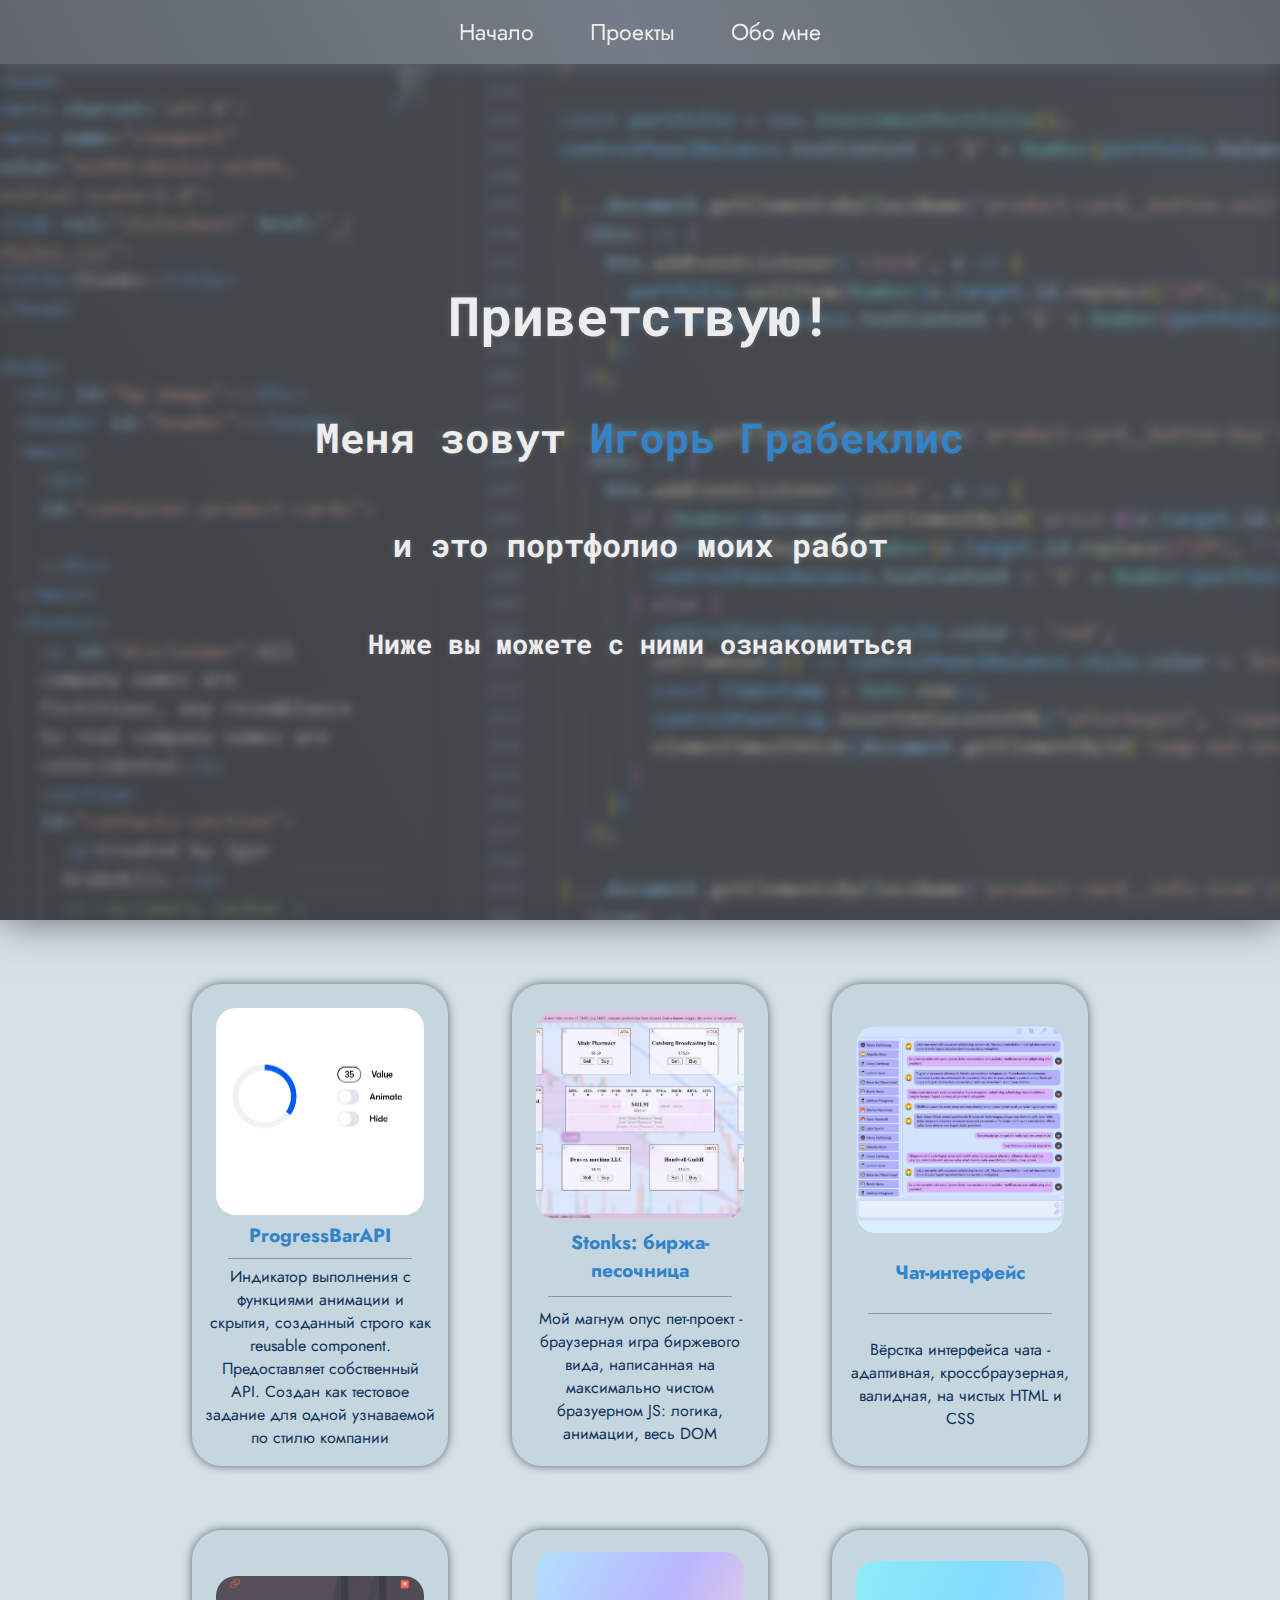
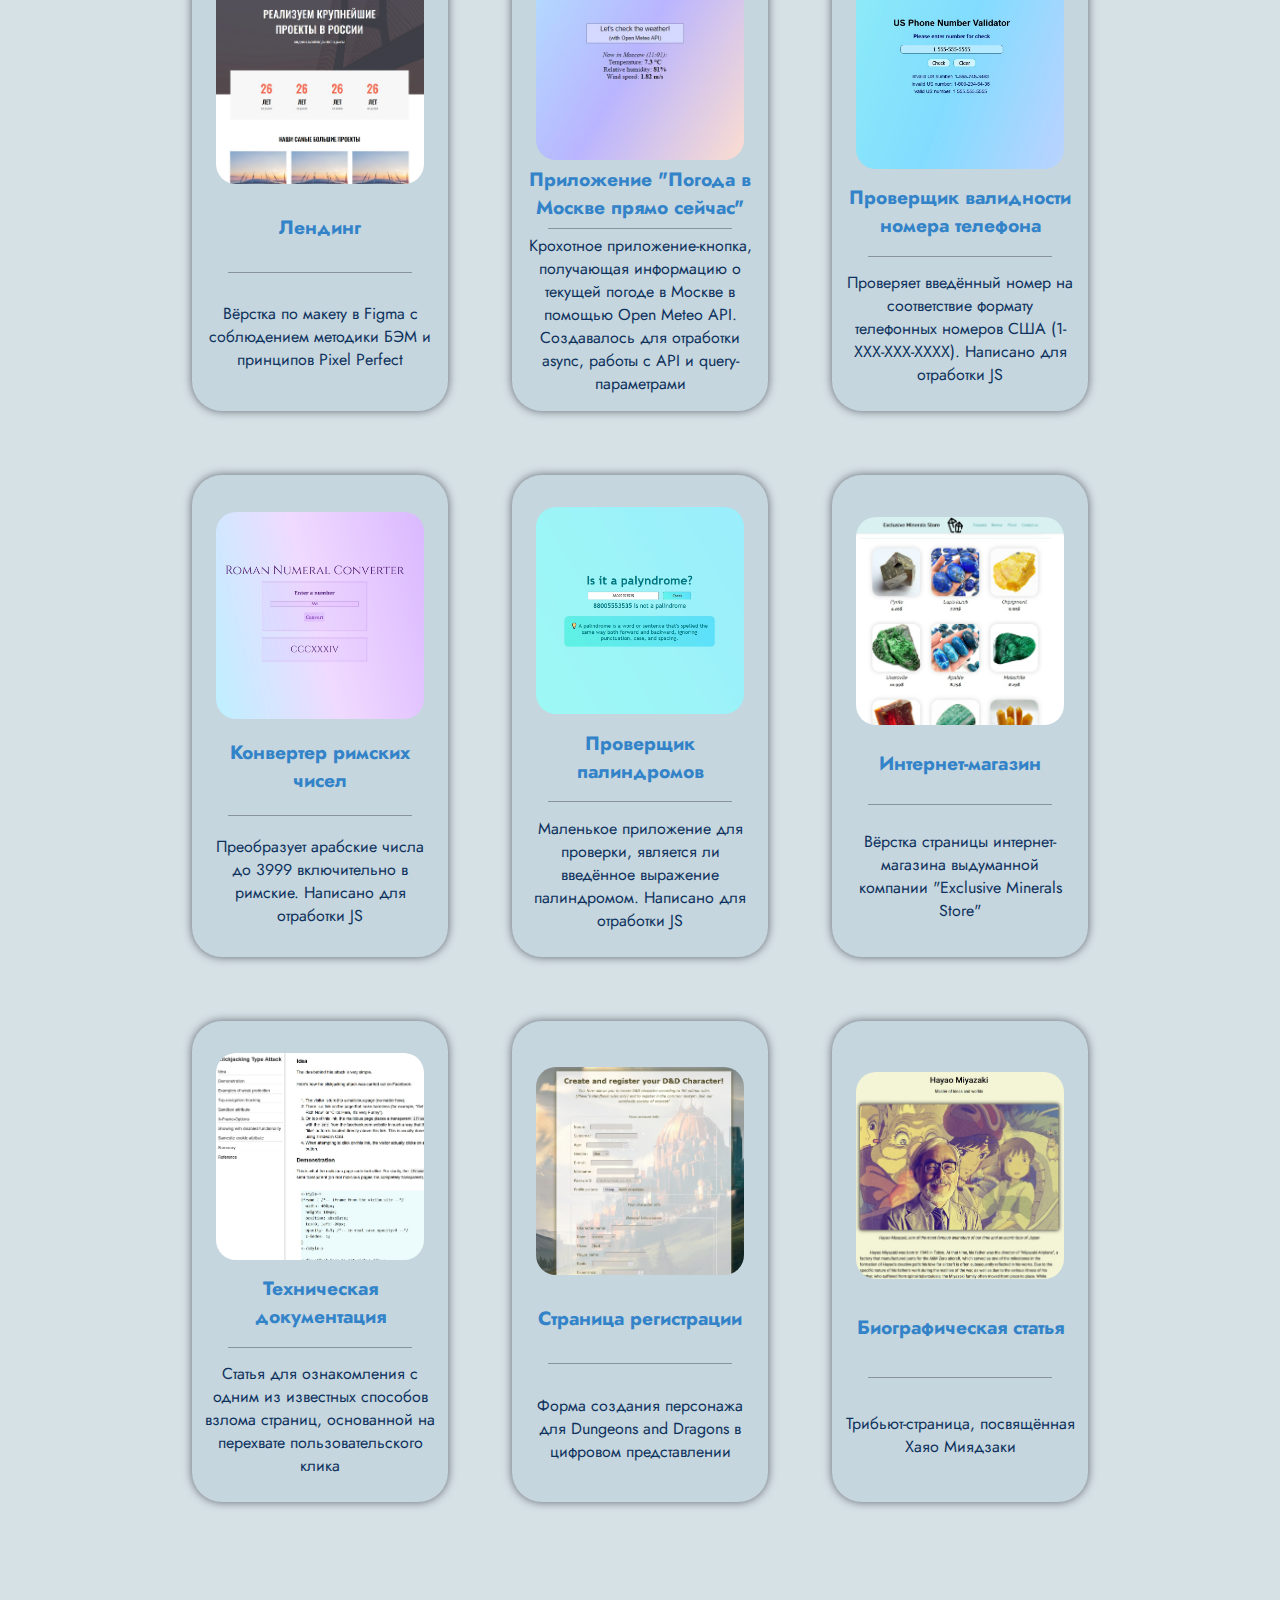
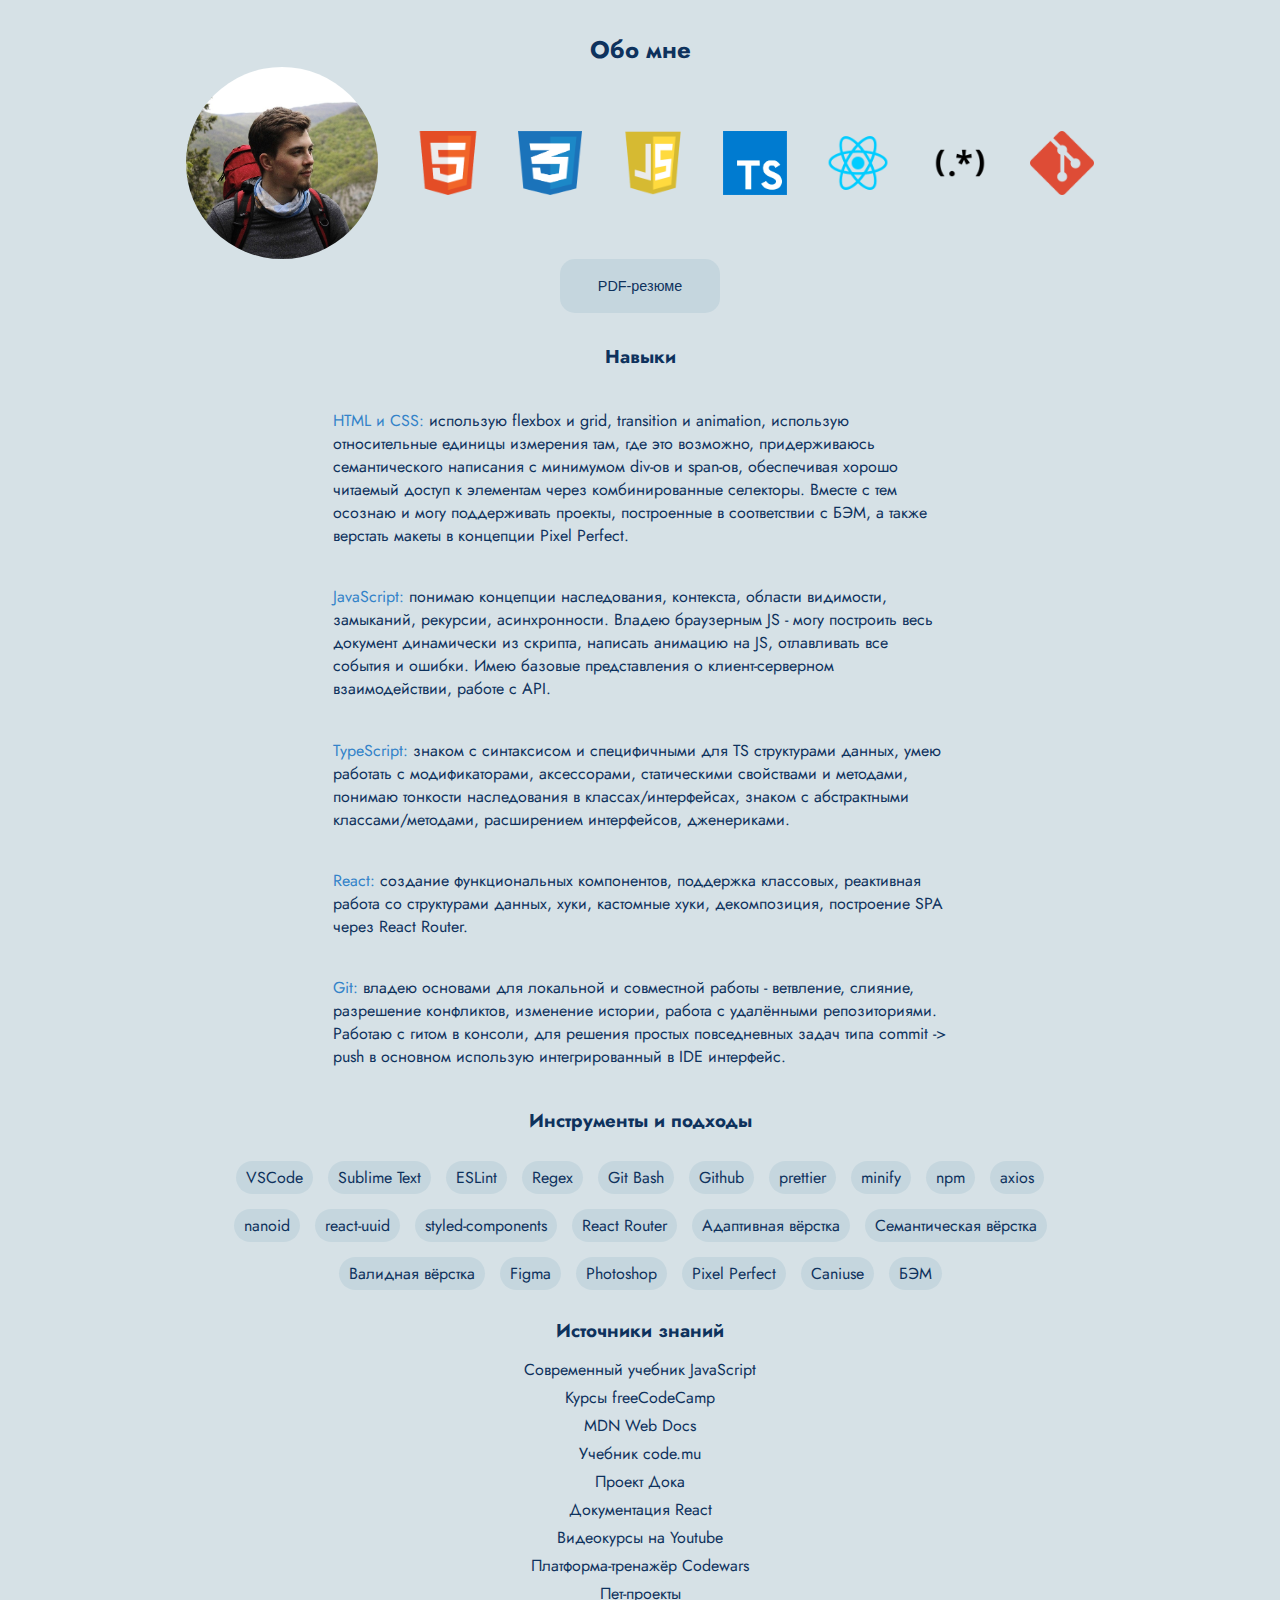
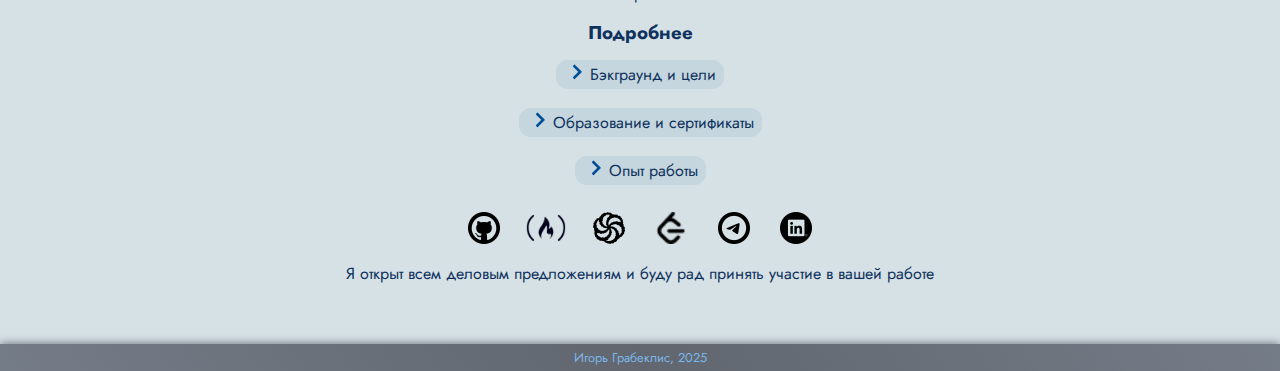
<file: index.html>
<!DOCTYPE html>
<html>
<head>
    <meta charset="utf-8">
    <meta name="viewport" content="width=device-width, initial-scale=1.0">
    <link rel="stylesheet" href="styles.css">
    <title>Portfolio 👋 Igor Grabeklis</title>
    <link rel="preconnect" href="https://fonts.googleapis.com">
    <link rel="preconnect" href="https://fonts.gstatic.com" crossorigin>
    <link href="https://fonts.googleapis.com/css2?family=Jost:ital,wght@0,100..900;1,100..900&display=swap" rel="stylesheet">
    <link href="https://fonts.googleapis.com/css2?family=Roboto+Mono:wght@300&display=swap" rel="stylesheet">
</head>

<body>
    <header id="navbar">
        <ul>
            <li><a href="#welcome-section">Начало</a></li>
            <li><a href="#project-section">Проекты</a></li>
            <li><a href="#profile-section">Обо мне</a></li>
        </ul>
    </header>
    
    <main>
        <section id="welcome-section">
            <div id="parallax1" class="parallax-div"><h1>Приветствую!</h1></div>
            <div id="parallax2" class="parallax-div"><h2>Меня зовут <span id="parallax-name">Игорь Грабеклис</span></h2></div>
            <div id="parallax3" class="parallax-div"><h3>и это портфолио моих работ</h3></div>
            <div id="parallax4" class="parallax-div"><h4>Ниже вы можете с ними ознакомиться</h4></div>
            <div id="welcome-section-bg"></div>
        </section>
        
        <section id="project-section">

            <a href="https://drakofm.github.io/progress-block/" target="_blank">
                <div class="project-card">
                    <img class="project-card__img" src="./src/assets/preview-progress-bar-reusable.jpg" alt="Progress bar">
                    <h2 class="project-card__name">ProgressBarAPI</h2>
                    <hr class="project-card__line">
                    <p class="project-card__description">Индикатор выполнения с функциями анимации и скрытия, созданный строго как reusable component. Предоставляет собственный API. Создан как тестовое задание для одной узнаваемой по стилю компании</p>
                </div>
            </a>

            <a href="https://drakofm.github.io/stonks/" target="_blank">
                <div class="project-card">
                    <img class="project-card__img" src="./src/assets/preview-stonks-browser-game.jpg" alt="Stonks browser game">
                    <h2 class="project-card__name">Stonks: биржа-песочница</h2>
                    <hr class="project-card__line">
                    <p class="project-card__description">Мой магнум опус пет-проект - браузерная игра биржевого вида, написанная на максимально чистом бразуерном JS: логика, анимации, весь DOM</p>
                </div>
            </a>

            <a href="./src/pages/chat-interface/chat-interface.html" target="_blank">
                <div class="project-card">
                    <img class="project-card__img" src="./src/assets/preview-chat-interface.jpg" alt="Chat interface">
                    <h2 class="project-card__name">Чат-интерфейс</h2>
                    <hr class="project-card__line">
                    <p class="project-card__description">Вёрстка интерфейса чата - адаптивная, кроссбраузерная, валидная, на чистых HTML и CSS</p>
                </div>
            </a>

            <a href="./src/pages/bem-oriented-landing-page/bem-oriented-landing-page.html" target="_blank">
                <div class="project-card">
                    <img class="project-card__img" src="./src/assets/preview-bem-pixelperfect-landing-page.jpg" alt="Landing page">
                    <h2 class="project-card__name">Лендинг</h2>
                    <hr class="project-card__line">
                    <p class="project-card__description">Вёрстка по макету в Figma с соблюдением методики БЭМ и принципов Pixel Perfect</p>
                </div>
            </a>

            <a href="./src/pages/weather-api-button/weather-api-button.html" target="_blank">
                <div class="project-card">
                    <img class="project-card__img" src="./src/assets/preview-weather-api-button.jpg" alt="US phone number validator">
                    <h2 class="project-card__name">Приложение "Погода в Москве прямо сейчас"</h2>
                    <hr class="project-card__line">
                    <p class="project-card__description">Крохотное приложение-кнопка, получающая информацию о текущей погоде в Москве в помощью Open Meteo API. Создавалось для отработки async, работы с API и query-параметрами</p>
                </div>
            </a>

            <a href="./src/pages/us-number-validator/us-number-validator.html" target="_blank">
                <div class="project-card">
                    <img class="project-card__img" src="./src/assets/preview-us-phone-number-validator.jpg" alt="US phone number validator">
                    <h2 class="project-card__name">Проверщик валидности номера телефона</h2>
                    <hr class="project-card__line">
                    <p class="project-card__description">Проверяет введённый номер на соответствие формату телефонных номеров США (1-XXX-XXX-XXXX). Написано для отработки JS</p>
                </div>
            </a>

            <a href="./src/pages/roman-numeral-converter/roman-numeral-converter.html" target="_blank">
                <div class="project-card">
                    <img class="project-card__img" src="./src/assets/preview-roman-numeral-converter.jpg" alt="Roman numeral converter">
                    <h2 class="project-card__name">Конвертер римских чисел</h2>
                    <hr class="project-card__line">
                    <p class="project-card__description">Преобразует арабские числа до 3999 включительно в римские. Написано для отработки JS</p>
                </div>
            </a>

            <a href="./src/pages/palindrome_checker/palindrome_checker.html" target="_blank">
                <div class="project-card">
                    <img class="project-card__img" src="./src/assets/preview-palindrome-checker.jpg" alt="Palindrome checker">
                    <h2 class="project-card__name">Проверщик палиндромов</h2>
                    <hr class="project-card__line">
                    <p class="project-card__description">Маленькое приложение для проверки, является ли введённое выражение палиндромом. Написано для отработки JS</p>
                </div>
            </a>

            <a href="./src/pages/internet-shop/internet-shop.html" target="_blank">
                <div class="project-card">
                    <img class="project-card__img" src="./src/assets/preview-internet-shop-layout.jpg" alt="Internet shop layout">
                    <h2 class="project-card__name">Интернет-магазин</h2>
                    <hr class="project-card__line">
                    <p class="project-card__description">Вёрстка страницы интернет-магазина выдуманной компании "Exclusive Minerals Store"</p>
                </div>
            </a>
            
            <a href="./src/pages/technical-documentation/clickjacking-type-attack.html" target="_blank">
                <div class="project-card">
                    <img class="project-card__img" src="./src/assets/preview-technical-documentation.jpg" alt="Technical documentation">
                    <h2 class="project-card__name">Техническая документация</h2>
                    <hr class="project-card__line">
                    <p class="project-card__description">Статья для ознакомления с одним из известных способов взлома страниц, основанной на перехвате пользовательского клика</p>
                </div>
            </a>
            
            <a href="./src/pages/registration-page/register-your-DnD-character.html" target="_blank">
                <div class="project-card">
                    <img class="project-card__img" src="./src/assets/preview-registration-form.jpg" alt="Registration page">
                    <h2 class="project-card__name">Страница регистрации</h2>
                    <hr class="project-card__line">
                    <p class="project-card__description">Форма создания персонажа для Dungeons and Dragons в цифровом представлении</p>
                </div>
            </a>
        
            <a href="./src/pages/tribute-page/hayao-miyazaki-tribute-page.html" target="_blank">
                <div class="project-card">
                    <img class="project-card__img" src="./src/assets/preview-tribute-page.jpg" alt="Tribute page">
                    <h2 class="project-card__name">Биографическая статья</h2>
                    <hr class="project-card__line">
                    <p class="project-card__description">Трибьют-страница, посвящённая Хаяо Миядзаки</p>
                </div>
            </a>
        </section>
        
        <section id="profile-section">

            <h2>Обо мне</h2>

            <div id="me-and-hardskills-icons-container">
                <img id="profile-photo" src="./src/assets/profile-img-me.jpg" alt="Игорь Грабеклис">
                <img class="hardskills-icons" src="./src/assets/profile-icon-html5.png" alt="HTML5">
                <img class="hardskills-icons" src="./src/assets/profile-icon-css3.png" alt="CSS3">
                <img class="hardskills-icons" src="./src/assets/profile-icon-js.png" alt="JS">
                <img class="hardskills-icons" src="./src/assets/profile-icon-ts.png" alt="TS">
                <img class="hardskills-icons" src="./src/assets/profile-icon-react.png" alt="React 18">
                <img class="hardskills-icons" src="./src/assets/profile-icon-regex.png" alt="Regex">
                <img class="hardskills-icons" src="./src/assets/profile-icon-git.png" alt="Git">
            </div>

            <div id="resume-container">
                <a href="./resume.pdf" target="_blank"><button id="resume-button">PDF-резюме</button></a>
            </div>

            <h3>Навыки</h3>
            <div id="hardskills-description-container">
                <article class="hardskills-description__text-box">
                    <p>
                        <span class="hardskills-description__skillname">HTML и CSS:</span>
                        использую flexbox и grid, transition и animation, использую относительные единицы измерения там, где это возможно, придерживаюсь семантического написания с минимумом div-ов и span-ов, обеспечивая хорошо читаемый доступ к элементам через комбинированные селекторы. Вместе с тем осознаю и могу поддерживать проекты, построенные в соответствии с БЭМ, а также верстать макеты в концепции Pixel Perfect.
                    </p>
                </article>
                <article class="hardskills-description__text-box">
                    <p>
                        <span class="hardskills-description__skillname">JavaScript:</span>
                        понимаю концепции наследования, контекста, области видимости, замыканий, рекурсии, асинхронности. Владею браузерным JS - могу построить весь документ динамически из скрипта, написать анимацию на JS, отлавливать все события и ошибки. Имею базовые представления о клиент-серверном взаимодействии, работе с API.
                    </p>
                </article>
                <article class="hardskills-description__text-box">
                    <p>
                        <span class="hardskills-description__skillname">TypeScript:</span> знаком с синтаксисом и специфичными для TS структурами данных, умею работать с модификаторами, аксессорами, статическими свойствами и методами, понимаю тонкости наследования в классах/интерфейсах, знаком с абстрактными классами/методами, расширением интерфейсов, дженериками.
                    </p>
                </article>
                <article class="hardskills-description__text-box">
                    <p>
                        <span class="hardskills-description__skillname">React:</span>
                        создание функциональных компонентов, поддержка классовых, реактивная работа со структурами данных, хуки, кастомные хуки, декомпозиция, построение SPA через React Router.
                    </p>
                </article>
                <article class="hardskills-description__text-box">
                    <p>
                        <span class="hardskills-description__skillname">Git:</span>
                        владею основами для локальной и совместной работы - ветвление, слияние, разрешение конфликтов, изменение истории, работа с удалёнными репозиториями. Работаю с гитом в консоли, для решения простых повседневных задач типа commit -> push в основном использую интегрированный в IDE интерфейс.
                    </p>
                </article>
            </div>

            <h3>Инструменты и подходы</h3>
            <div id="instruments-container">
                <p class="instruments__cell">VSCode</p>
                <p class="instruments__cell">Sublime Text</p>
                <p class="instruments__cell">ESLint</p>
                <p class="instruments__cell">Regex</p>
                <p class="instruments__cell">Git Bash</p>
                <p class="instruments__cell">Github</p>
                <p class="instruments__cell">prettier</p>
                <p class="instruments__cell">minify</p>
                <p class="instruments__cell">npm</p>
                <p class="instruments__cell">axios</p>
                <p class="instruments__cell">nanoid</p>
                <p class="instruments__cell">react-uuid</p>
                <p class="instruments__cell">styled-components</p>
                <p class="instruments__cell">React Router</p>
                <p class="instruments__cell">Адаптивная вёрстка</p>
                <p class="instruments__cell">Семантическая вёрстка</p>
                <p class="instruments__cell">Валидная вёрстка</p>
                <p class="instruments__cell">Figma</p>
                <p class="instruments__cell">Photoshop</p>
                <p class="instruments__cell">Pixel Perfect</p>
                <p class="instruments__cell">Caniuse</p>
                <p class="instruments__cell">БЭМ</p>
            </div>

            <h3>Источники знаний</h3>
            <div id="knowledge-sources-container">
                <ul id="knowledge-sources__list">
                    <li><a href="https://learn.javascript.ru/" target="_blank">Современный учебник JavaScript</a></li>
                    <li><a href="https://www.freecodecamp.org/" target="_blank">Курсы freeCodeCamp</a></li>
                    <li><a href="https://developer.mozilla.org/" target="_blank">MDN Web Docs</a></li>
                    <li><a href="https://code.mu/ru/" target="_blank">Учебник code.mu</a></li>
                    <li><a href="https://doka.guide/" target="_blank">Проект Дока</a></li>
                    <li><a href="https://react.dev/" target="_blank">Документация React</a></li>
                    <li>Видеокурсы на Youtube</li>
                    <li><a href="https://www.codewars.com/" target="_blank">Платформа-тренажёр Codewars</a></li>
                    <li>Пет-проекты</li>
                </ul>
            </div>

            <h3>Подробнее</h3>
            <div id="more-about-me-container"> 
                <details>
                    <summary>Бэкграунд и цели</summary>
                        <section id="background-and-goals">

                            <p>Я учёный. Из тех, что снуют по лабораториям в белых халатах, работают с пробирками и приборами, проводят эксперименты и пишут научные статьи. По образованию – радиоэколог-экотоксиколог с факультета почвоведения МГУ. Мой основной рабочий опыт связан с аналитической химией и медициной.</p>

                            <img id="background-and-goals__img-tv" src="./src/assets/profile-img-me-on-tv.jpg" alt="Попал в новости">

                            <p>Вместе с тем, некоторая часть моей души всегда тяготела к технике и точным наукам. 
                            В юности я собирал и разбирал компьютеры и электронику, что попадалась под руку, сочинял себе развлечения вроде вертолёта из кулера и электродвигателя с батарейкой, ходил в кружок радиотехники.</p>
                            
                            <p>В средней школе сделал свою первую HTML-страничку, игрался с фотошопом, будучи постарше начал углубляться в нетривиальное использование ПК – писал простенькие макросы для Word и Excel, находил и редактировал .cfg и .ini файлы в программах, графический интерфейс которых не подразумевал прямого к ним доступа, выковыривал из реестра Windows назойливые штуки вроде браузера Амиго, путешествовал по голому hex-коду, дизассемблированному в Cheat Engine, в поисках способа ускорить компьютерную игру, ставил древний Windows XP на древний BIOS (это сейчас винду поставить – раз плюнуть, раньше целое приключение было), даже до железа доходил и занимался оверклокингом.</p>

                            <img id="background-and-goals__img-dev" src="./src/assets/profile-img-me-in-dev.jpg" alt="В процессе разработки">

                            <p>В университетские годы особую любовь начал испытывать к работе с данными, особенно в душу мне запала матстатистика, которую в последующем я использовал практически везде, где это было приемлемо – благо, наука к этому зачастую располагает. Во время учёбы и работы осваивал программы для статобработки, дошло даже до использования языка R и изучения Python в ковидные каникулы с целью сменить основное поле деятельности на анализ данных (хорошо это или плохо, каникулы оказались недолгими).</p>

                            <p>Вся моя жизнь идёт бок о бок с компьютерами, и одним из интересующих направлений развития для меня всегда было связывание с компьютерами своей профессиональной деятельности – как видно из предыдущего жизненного опыта, многое к этому стремилось. Сейчас для меня сложилось сочетание желаний и возможностей изменить жизнь в этом направлении, и путь в мир компьютерных наук я решил начать с web-разработки, благодаря чему вы сейчас находитесь на этом сайте и читаете этот текст. Я освоил HTML, CSS, JS и React, и мои дальнейшие планы на обозримое будущее – использование полученных навыков в реальной жизни и изучение Node.js для углубления в бэкенд и возможности стать fullstack-разработчиком.</p>
                        </section>
                </details>
                <details>
                    <summary>Образование и сертификаты</summary>
                        <section id="education-and-courses">
                            <div class="education-and-courses__cell">
                               <a href="./src/assets/edu-diploma.jpg" target="_blank"><img src="./src/assets/edu-diploma.jpg" alt="Дисплом о высшем образовании"></a>
                               <p>МГУ, факультет почвоведения, направление "Экология и природопользование", магистр</p>
                            </div>

                            <div class="education-and-courses__cell">
                                <a href="./src/assets/edu-fcc-responsive-web-design.jpg" target="_blank"><img src="./src/assets/edu-fcc-responsive-web-design.jpg" alt="FreeCodeCamp - Responsive Web Design"></a>
                                <p>FreeCodeCamp - Responsive Web Design Cetrification</p>
                             </div>

                             <div class="education-and-courses__cell">
                                <a href="./src/assets/edu-stepik-python-fundamentals.jpg" target="_blank"><img src="./src/assets/edu-stepik-python-fundamentals.jpg" alt="Stepik - Python"></a>
                                <p>Stepik - Программирование на Python</p>
                             </div>
                        </section>
                </details>
                <details>
                    <summary>Опыт работы</summary>
                        <section id="work-expirience">

                            <p>Сентябрь 2021 — Ноябрь 2023</p>
                            <p><strong>ГНЦ РФ - ИМБП РАН</strong><br/>Научный сотрудник</p>

                            <p>Ноябрь 2020 — Январь 2021</p>
                            <p><strong>АНО ЦБМ</strong><br/>Химик-исследователь</p>

                            <p>Октябрь 2018 — Сентябрь 2020</p>
                            <p><strong>ГК РЭИ</strong><br/>Инженер (аналитическая химия)</p>

                            <p>Май 2017 — Сентябрь 2018</p>
                            <p><strong>РУДН</strong><br/>Лаборант</p>

                        </section>
                </details>
            </div>

            <div id="icons-div">
                
                <!-- <a href="https://www.facebook.com/sample_name/" target="_blank">
                    <img src="./src/assets/icon-fb.png" alt="Facebook">
                </a> -->
                <!-- <a href="https://www.twitter.com/sample_name/" target="_blank">
                    <img src="./src/assets/icon-x.png" alt="X">
                </a> -->
                <a href="https://github.com/drakofm/" target="_blank">
                    <img src="./src/assets/icon-gh.png" alt="GitHub">
                </a>
                <a href="https://www.freecodecamp.org/drakofm" target="_blank" id="profile-link">
                    <img src="./src/assets/icon-fcc.png" alt="FreeCodeCamp">
                </a>
                <a href="https://www.codewars.com/users/drakofm" target="_blank">
                    <img src="./src/assets/icon-cw.png" alt="Codewars">
                </a>
                <a href="https://leetcode.com/u/drakofm/" target="_blank">
                    <img src="./src/assets/icon-lc.png" alt="LeetCode">
                </a>
                <!-- <a href="https://www.youtube.com/sample_name/" target="_blank">
                    <img src="./src/assets/icon-yt.png" alt="YouTube">
                </a> -->
                <a href="https://www.telegram.org/drakofm/" target="_blank">
                    <img src="./src/assets/icon-tg.png" alt="Telegram">
                </a>
                <a href="https://www.linkedin.com/in/igor-grabeklis-33825b251/" target="_blank">
                    <img src="./src/assets/icon-in.png" alt="LinkedIn">
                </a>
                
            </div>
            <p>Я открыт всем деловым предложениям и буду рад принять участие в вашей работе</p>

        </section>
        
    </main>
    
    <footer>
        <p>Игорь Грабеклис, 2025</p>
    </footer>
    
    <script src="./parallax.js"></script>
    
</body>
</html>
</file>
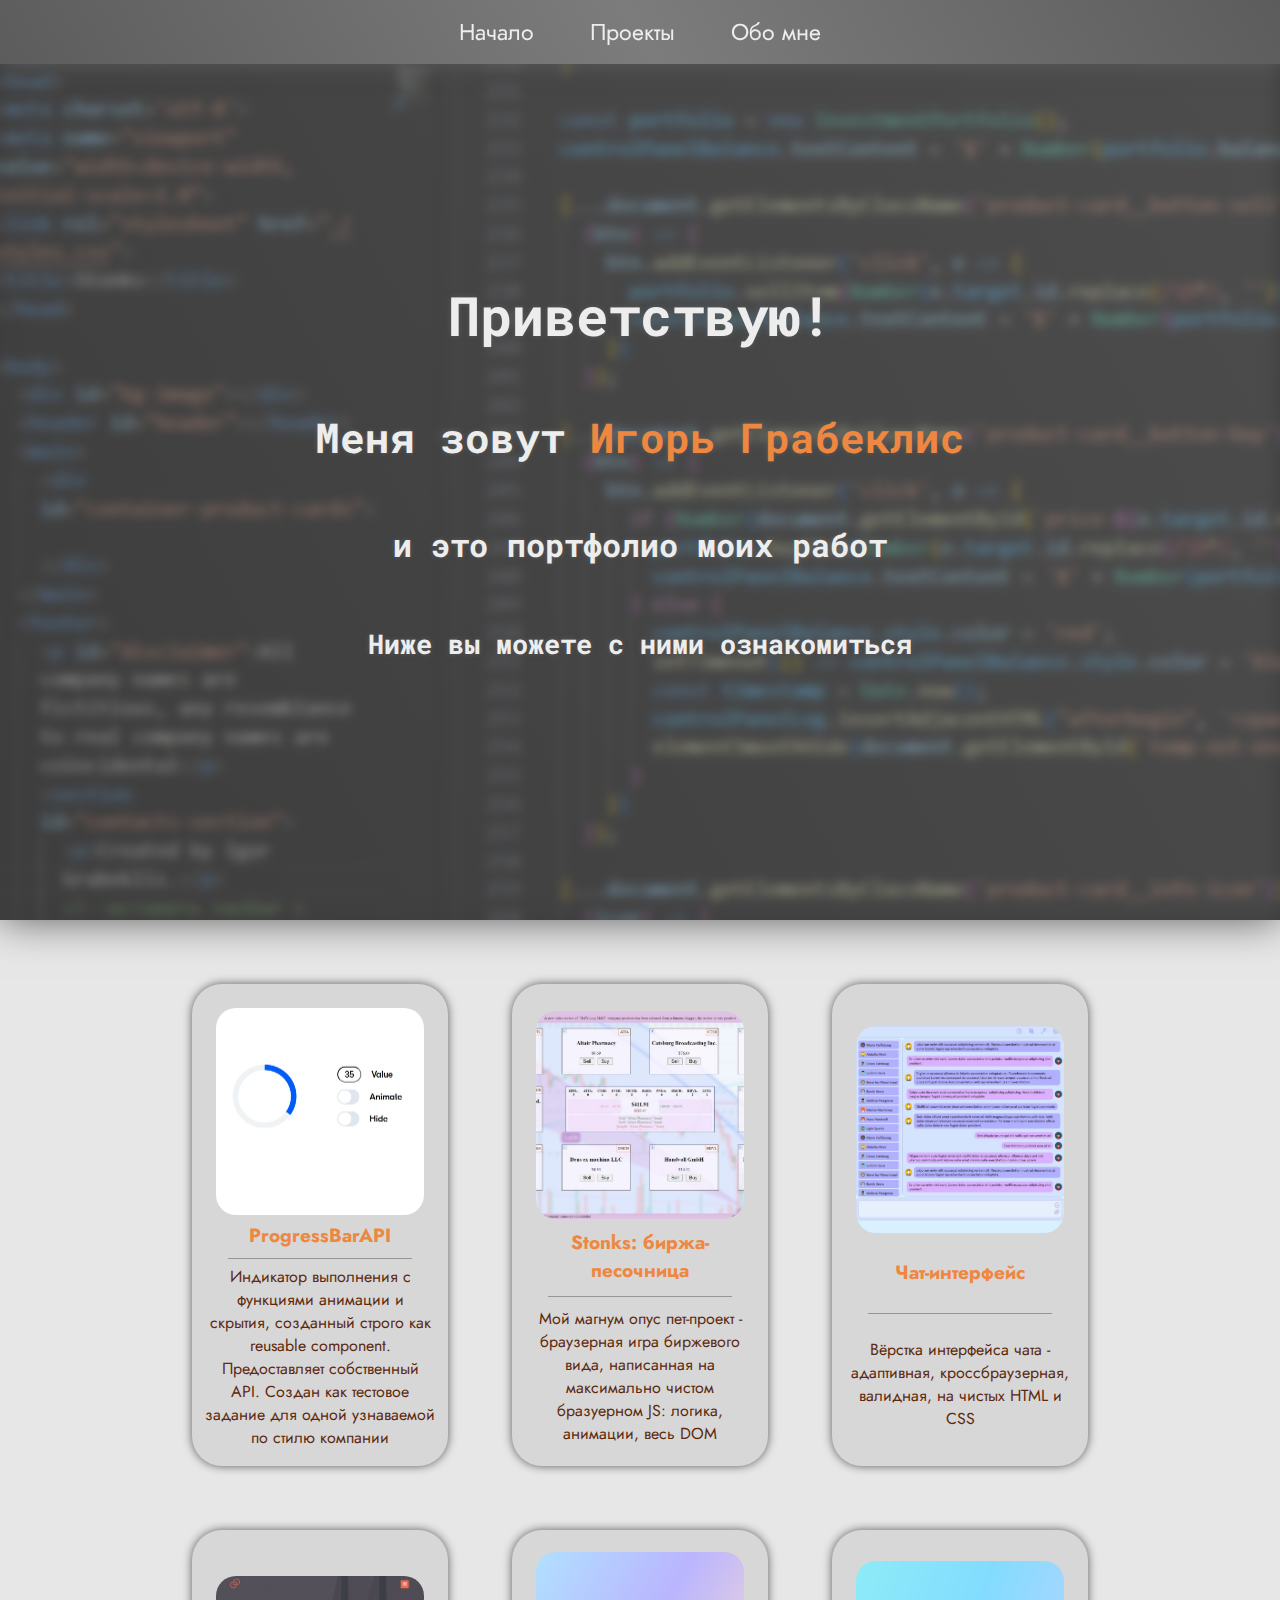
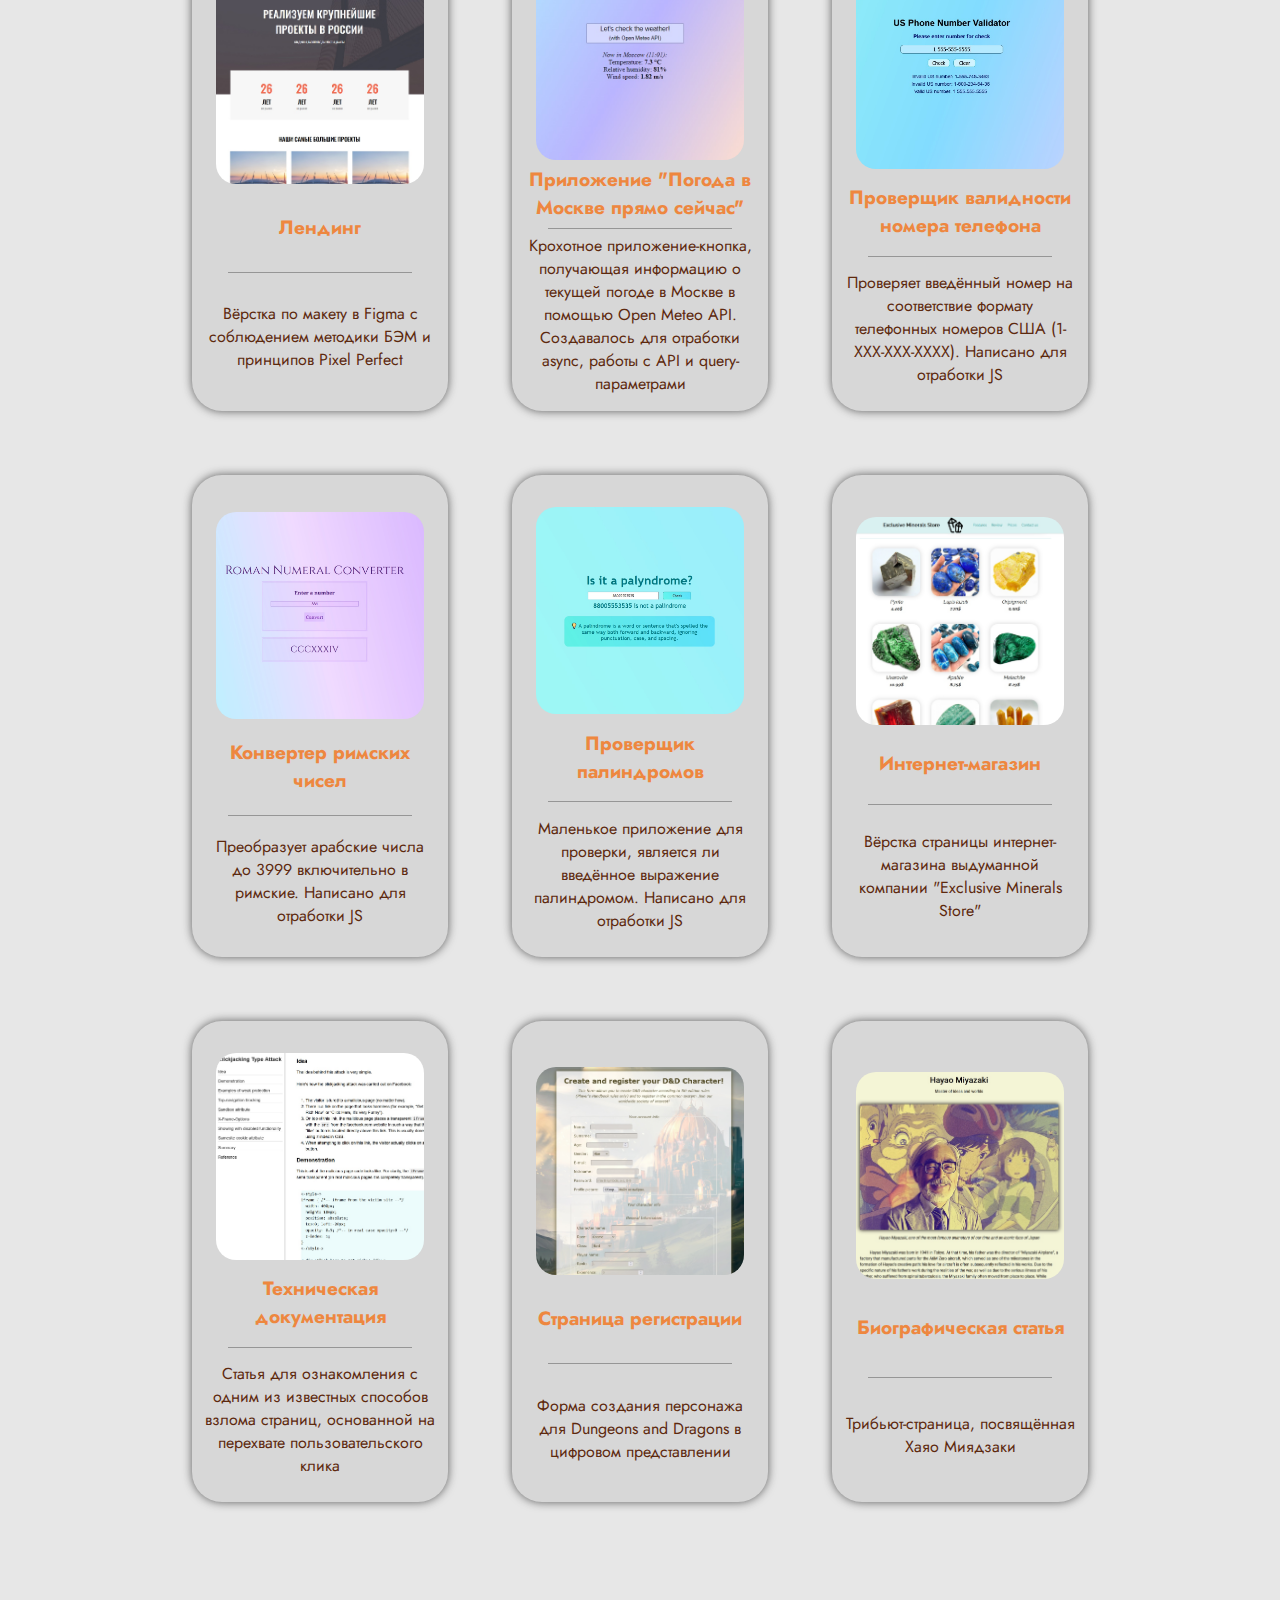
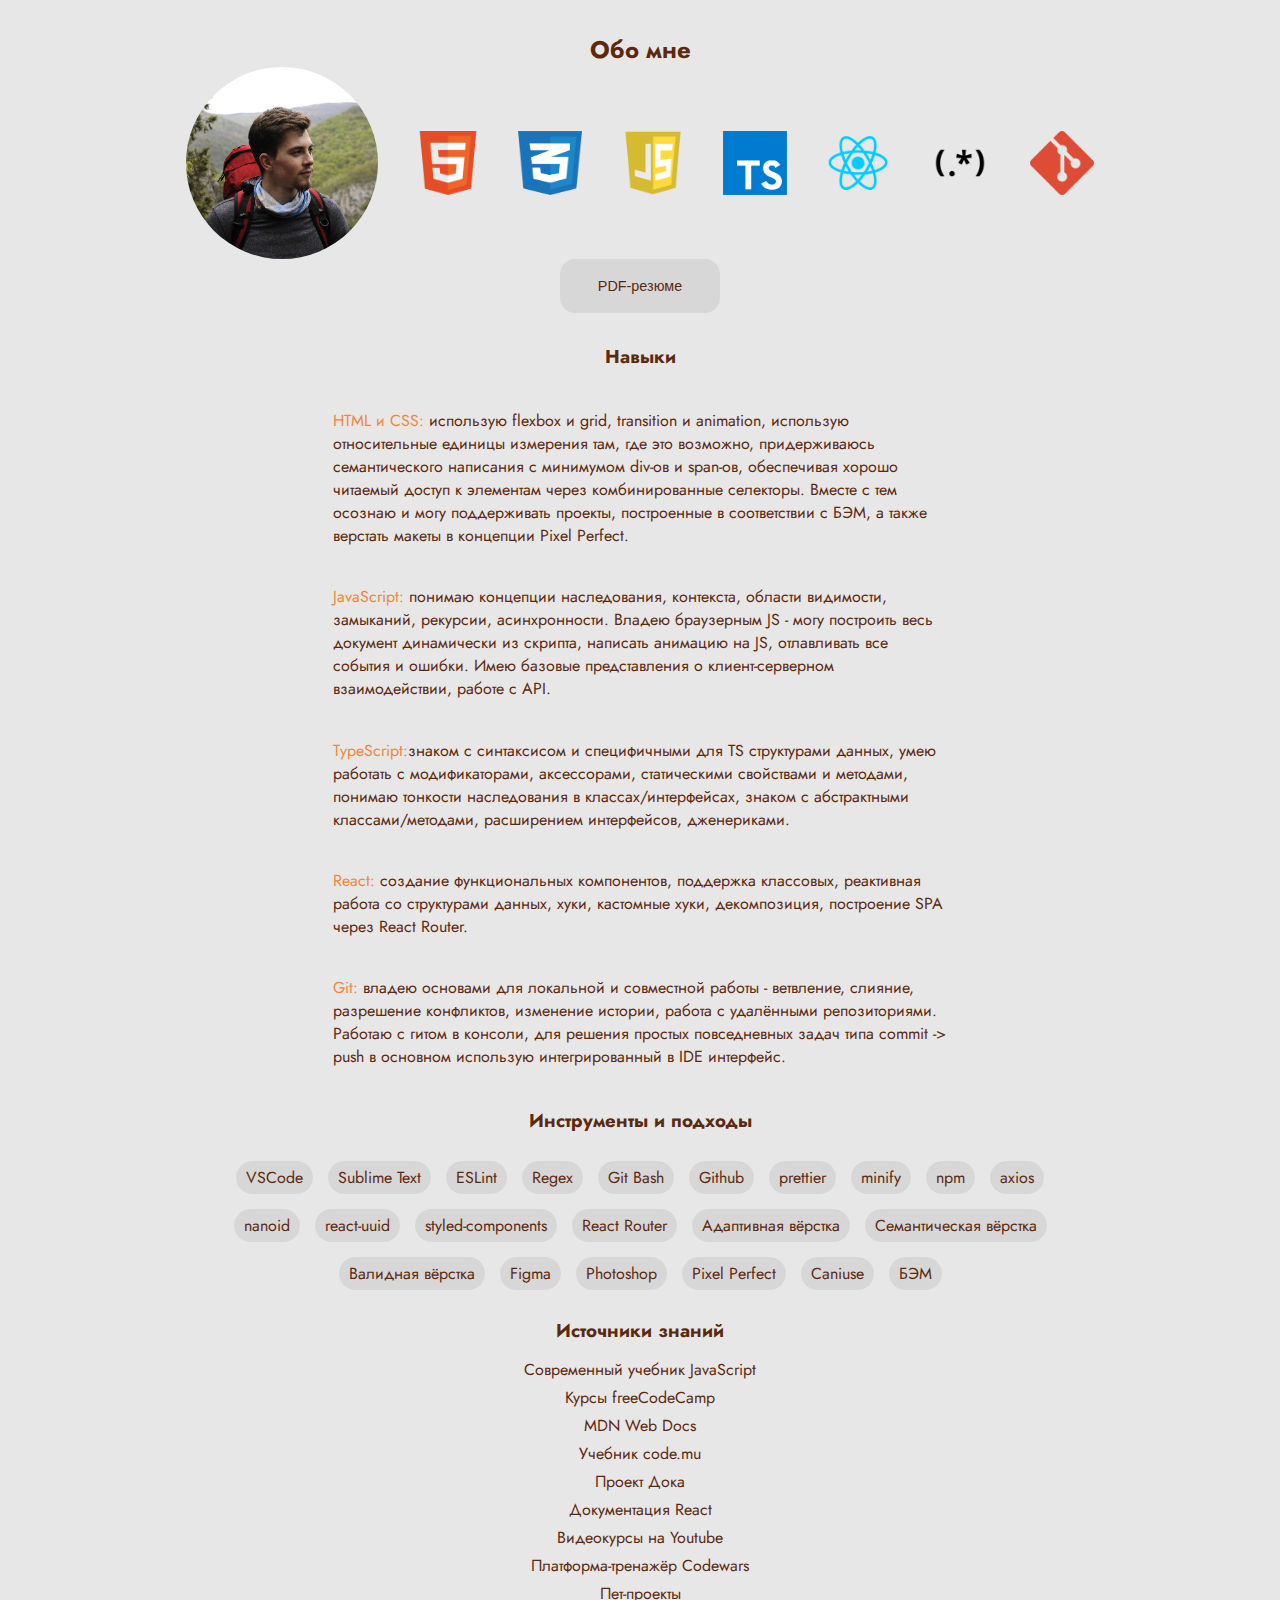
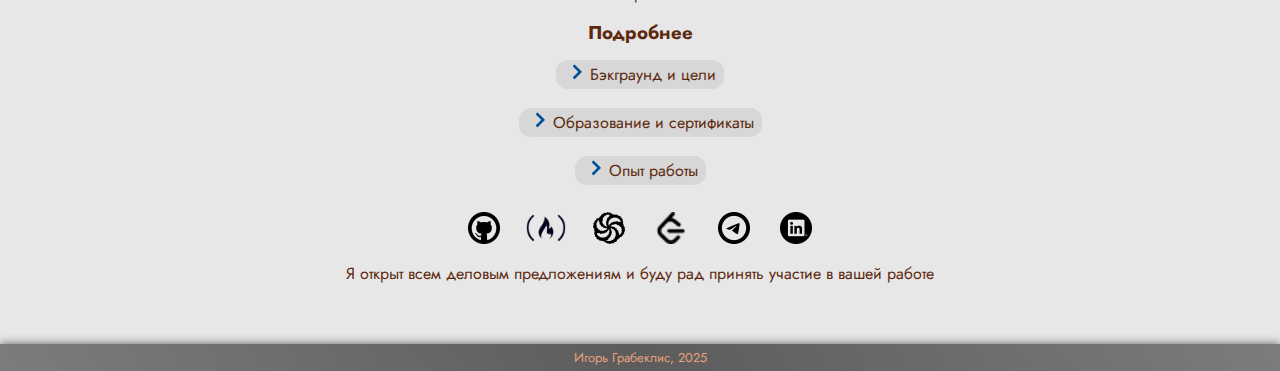
<file: src/index.html>
<!DOCTYPE html>
<html>
<head>
    <meta charset="utf-8">
    <meta name="viewport" content="width=device-width, initial-scale=1.0">
    <link rel="stylesheet" href="styles.css">
    <title>Portfolio 👋 Igor Grabeklis</title>
    <link rel="preconnect" href="https://fonts.googleapis.com">
    <link rel="preconnect" href="https://fonts.gstatic.com" crossorigin>
    <link href="https://fonts.googleapis.com/css2?family=Jost:ital,wght@0,100..900;1,100..900&display=swap" rel="stylesheet">
    <link href="https://fonts.googleapis.com/css2?family=Roboto+Mono:wght@300&display=swap" rel="stylesheet">
</head>

<body>
    <header id="navbar">
        <ul>
            <li><a href="#welcome-section">Начало</a></li>
            <li><a href="#project-section">Проекты</a></li>
            <li><a href="#profile-section">Обо мне</a></li>
        </ul>
    </header>
    
    <main>
        <section id="welcome-section">
            <div id="parallax1" class="parallax-div"><h1>Приветствую!</h1></div>
            <div id="parallax2" class="parallax-div"><h2>Меня зовут <span id="parallax-name">Игорь Грабеклис</span></h2></div>
            <div id="parallax3" class="parallax-div"><h3>и это портфолио моих работ</h3></div>
            <div id="parallax4" class="parallax-div"><h4>Ниже вы можете с ними ознакомиться</h4></div>
            <div id="welcome-section-bg"></div>
        </section>
        
        <section id="project-section">

            <a href="https://drakofm.github.io/progress-block/" target="_blank">
                <div class="project-card">
                    <img class="project-card__img" src="./assets/preview-progress-bar-reusable.jpg" alt="Progress bar">
                    <h2 class="project-card__name">ProgressBarAPI</h2>
                    <hr class="project-card__line">
                    <p class="project-card__description">Индикатор выполнения с функциями анимации и скрытия, созданный строго как reusable component. Предоставляет собственный API. Создан как тестовое задание для одной узнаваемой по стилю компании</p>
                </div>
            </a>

            <a href="https://drakofm.github.io/stonks/" target="_blank">
                <div class="project-card">
                    <img class="project-card__img" src="./assets/preview-stonks-browser-game.jpg" alt="Stonks browser game">
                    <h2 class="project-card__name">Stonks: биржа-песочница</h2>
                    <hr class="project-card__line">
                    <p class="project-card__description">Мой магнум опус пет-проект - браузерная игра биржевого вида, написанная на максимально чистом бразуерном JS: логика, анимации, весь DOM</p>
                </div>
            </a>

            <a href="./pages/chat-interface/chat-interface.html" target="_blank">
                <div class="project-card">
                    <img class="project-card__img" src="./assets/preview-chat-interface.jpg" alt="Chat interface">
                    <h2 class="project-card__name">Чат-интерфейс</h2>
                    <hr class="project-card__line">
                    <p class="project-card__description">Вёрстка интерфейса чата - адаптивная, кроссбраузерная, валидная, на чистых HTML и CSS</p>
                </div>
            </a>

            <a href="./pages/bem-oriented-landing-page/bem-oriented-landing-page.html" target="_blank">
                <div class="project-card">
                    <img class="project-card__img" src="./assets/preview-bem-pixelperfect-landing-page.jpg" alt="Landing page">
                    <h2 class="project-card__name">Лендинг</h2>
                    <hr class="project-card__line">
                    <p class="project-card__description">Вёрстка по макету в Figma с соблюдением методики БЭМ и принципов Pixel Perfect</p>
                </div>
            </a>

            <a href="./pages/weather-api-button/weather-api-button.html" target="_blank">
                <div class="project-card">
                    <img class="project-card__img" src="./assets/preview-weather-api-button.jpg" alt="US phone number validator">
                    <h2 class="project-card__name">Приложение "Погода в Москве прямо сейчас"</h2>
                    <hr class="project-card__line">
                    <p class="project-card__description">Крохотное приложение-кнопка, получающая информацию о текущей погоде в Москве в помощью Open Meteo API. Создавалось для отработки async, работы с API и query-параметрами</p>
                </div>
            </a>

            <a href="./pages/us-number-validator/us-number-validator.html" target="_blank">
                <div class="project-card">
                    <img class="project-card__img" src="./assets/preview-us-phone-number-validator.jpg" alt="US phone number validator">
                    <h2 class="project-card__name">Проверщик валидности номера телефона</h2>
                    <hr class="project-card__line">
                    <p class="project-card__description">Проверяет введённый номер на соответствие формату телефонных номеров США (1-XXX-XXX-XXXX). Написано для отработки JS</p>
                </div>
            </a>

            <a href="./pages/roman-numeral-converter/roman-numeral-converter.html" target="_blank">
                <div class="project-card">
                    <img class="project-card__img" src="./assets/preview-roman-numeral-converter.jpg" alt="Roman numeral converter">
                    <h2 class="project-card__name">Конвертер римских чисел</h2>
                    <hr class="project-card__line">
                    <p class="project-card__description">Преобразует арабские числа до 3999 включительно в римские. Написано для отработки JS</p>
                </div>
            </a>

            <a href="./pages/palindrome_checker/palindrome_checker.html" target="_blank">
                <div class="project-card">
                    <img class="project-card__img" src="./assets/preview-palindrome-checker.jpg" alt="Palindrome checker">
                    <h2 class="project-card__name">Проверщик палиндромов</h2>
                    <hr class="project-card__line">
                    <p class="project-card__description">Маленькое приложение для проверки, является ли введённое выражение палиндромом. Написано для отработки JS</p>
                </div>
            </a>

            <a href="./pages/internet-shop/internet-shop.html" target="_blank">
                <div class="project-card">
                    <img class="project-card__img" src="./assets/preview-internet-shop-layout.jpg" alt="Internet shop layout">
                    <h2 class="project-card__name">Интернет-магазин</h2>
                    <hr class="project-card__line">
                    <p class="project-card__description">Вёрстка страницы интернет-магазина выдуманной компании "Exclusive Minerals Store"</p>
                </div>
            </a>
            
            <a href="./pages/technical-documentation/clickjacking-type-attack.html" target="_blank">
                <div class="project-card">
                    <img class="project-card__img" src="./assets/preview-technical-documentation.jpg" alt="Technical documentation">
                    <h2 class="project-card__name">Техническая документация</h2>
                    <hr class="project-card__line">
                    <p class="project-card__description">Статья для ознакомления с одним из известных способов взлома страниц, основанной на перехвате пользовательского клика</p>
                </div>
            </a>
            
            <a href="./pages/registration-page/register-your-DnD-character.html" target="_blank">
                <div class="project-card">
                    <img class="project-card__img" src="./assets/preview-registration-form.jpg" alt="Registration page">
                    <h2 class="project-card__name">Страница регистрации</h2>
                    <hr class="project-card__line">
                    <p class="project-card__description">Форма создания персонажа для Dungeons and Dragons в цифровом представлении</p>
                </div>
            </a>
        
            <a href="./pages/tribute-page/hayao-miyazaki-tribute-page.html" target="_blank">
                <div class="project-card">
                    <img class="project-card__img" src="./assets/preview-tribute-page.jpg" alt="Tribute page">
                    <h2 class="project-card__name">Биографическая статья</h2>
                    <hr class="project-card__line">
                    <p class="project-card__description">Трибьют-страница, посвящённая Хаяо Миядзаки</p>
                </div>
            </a>
        </section>
        
        <section id="profile-section">

            <h2>Обо мне</h2>

            <div id="me-and-hardskills-icons-container">
                <img id="profile-photo" src="./assets/profile-img-me.jpg" alt="Игорь Грабеклис">
                <img class="hardskills-icons" src="./assets/profile-icon-html5.png" alt="HTML5">
                <img class="hardskills-icons" src="./assets/profile-icon-css3.png" alt="CSS3">
                <img class="hardskills-icons" src="./assets/profile-icon-js.png" alt="JS">
                <img class="hardskills-icons" src="./assets/profile-icon-ts.png" alt="TS">
                <img class="hardskills-icons" src="./assets/profile-icon-react.png" alt="React 18">
                <img class="hardskills-icons" src="./assets/profile-icon-regex.png" alt="Regex">
                <img class="hardskills-icons" src="./assets/profile-icon-git.png" alt="Git">
            </div>

            <div id="resume-container">
                <a href="../resume.pdf" target="_blank"><button id="resume-button">PDF-резюме</button></a>
            </div>

            <h3>Навыки</h3>
            <div id="hardskills-description-container">
                <article class="hardskills-description__text-box">
                    <p>
                        <span class="hardskills-description__skillname">HTML и CSS:</span>
                        использую flexbox и grid, transition и animation, использую относительные единицы измерения там, где это возможно, придерживаюсь семантического написания с минимумом div-ов и span-ов, обеспечивая хорошо читаемый доступ к элементам через комбинированные селекторы. Вместе с тем осознаю и могу поддерживать проекты, построенные в соответствии с БЭМ, а также верстать макеты в концепции Pixel Perfect.
                    </p>
                </article>
                <article class="hardskills-description__text-box">
                    <p>
                        <span class="hardskills-description__skillname">JavaScript:</span>
                        понимаю концепции наследования, контекста, области видимости, замыканий, рекурсии, асинхронности. Владею браузерным JS - могу построить весь документ динамически из скрипта, написать анимацию на JS, отлавливать все события и ошибки. Имею базовые представления о клиент-серверном взаимодействии, работе с API.
                    </p>
                </article>
                <article class="hardskills-description__text-box">
                    <p>
                        <span class="hardskills-description__skillname">TypeScript:</span>знаком с синтаксисом и специфичными для TS структурами данных, умею работать с модификаторами, аксессорами, статическими свойствами и методами, понимаю тонкости наследования в классах/интерфейсах, знаком с абстрактными классами/методами, расширением интерфейсов, дженериками.
                    </p>
                </article>
                <article class="hardskills-description__text-box">
                    <p>
                        <span class="hardskills-description__skillname">React:</span>
                        создание функциональных компонентов, поддержка классовых, реактивная работа со структурами данных, хуки, кастомные хуки, декомпозиция, построение SPA через React Router.
                    </p>
                </article>
                <article class="hardskills-description__text-box">
                    <p>
                        <span class="hardskills-description__skillname">Git:</span>
                        владею основами для локальной и совместной работы - ветвление, слияние, разрешение конфликтов, изменение истории, работа с удалёнными репозиториями. Работаю с гитом в консоли, для решения простых повседневных задач типа commit -> push в основном использую интегрированный в IDE интерфейс.
                    </p>
                </article>
            </div>

            <h3>Инструменты и подходы</h3>
            <div id="instruments-container">
                <p class="instruments__cell">VSCode</p>
                <p class="instruments__cell">Sublime Text</p>
                <p class="instruments__cell">ESLint</p>
                <p class="instruments__cell">Regex</p>
                <p class="instruments__cell">Git Bash</p>
                <p class="instruments__cell">Github</p>
                <p class="instruments__cell">prettier</p>
                <p class="instruments__cell">minify</p>
                <p class="instruments__cell">npm</p>
                <p class="instruments__cell">axios</p>
                <p class="instruments__cell">nanoid</p>
                <p class="instruments__cell">react-uuid</p>
                <p class="instruments__cell">styled-components</p>
                <p class="instruments__cell">React Router</p>
                <p class="instruments__cell">Адаптивная вёрстка</p>
                <p class="instruments__cell">Семантическая вёрстка</p>
                <p class="instruments__cell">Валидная вёрстка</p>
                <p class="instruments__cell">Figma</p>
                <p class="instruments__cell">Photoshop</p>
                <p class="instruments__cell">Pixel Perfect</p>
                <p class="instruments__cell">Caniuse</p>
                <p class="instruments__cell">БЭМ</p>
            </div>

            <h3>Источники знаний</h3>
            <div id="knowledge-sources-container">
                <ul id="knowledge-sources__list">
                    <li><a href="https://learn.javascript.ru/" target="_blank">Современный учебник JavaScript</a></li>
                    <li><a href="https://www.freecodecamp.org/" target="_blank">Курсы freeCodeCamp</a></li>
                    <li><a href="https://developer.mozilla.org/" target="_blank">MDN Web Docs</a></li>
                    <li><a href="https://code.mu/ru/" target="_blank">Учебник code.mu</a></li>
                    <li><a href="https://doka.guide/" target="_blank">Проект Дока</a></li>
                    <li><a href="https://react.dev/" target="_blank">Документация React</a></li>
                    <li>Видеокурсы на Youtube</li>
                    <li><a href="https://www.codewars.com/" target="_blank">Платформа-тренажёр Codewars</a></li>
                    <li>Пет-проекты</li>
                </ul>
            </div>

            <h3>Подробнее</h3>
            <div id="more-about-me-container"> 
                <details>
                    <summary>Бэкграунд и цели</summary>
                        <section id="background-and-goals">

                            <p>Я учёный. Из тех, что снуют по лабораториям в белых халатах, работают с пробирками и приборами, проводят эксперименты и пишут научные статьи. По образованию – радиоэколог-экотоксиколог с факультета почвоведения МГУ. Мой основной рабочий опыт связан с аналитической химией и медициной.</p>

                            <img id="background-and-goals__img-tv" src="./assets/profile-img-me-on-tv.jpg" alt="Попал в новости">

                            <p>Вместе с тем, некоторая часть моей души всегда тяготела к технике и точным наукам. 
                            В юности я собирал и разбирал компьютеры и электронику, что попадалась под руку, сочинял себе развлечения вроде вертолёта из кулера и электродвигателя с батарейкой, ходил в кружок радиотехники.</p>
                            
                            <p>В средней школе сделал свою первую HTML-страничку, игрался с фотошопом, будучи постарше начал углубляться в нетривиальное использование ПК – писал простенькие макросы для Word и Excel, находил и редактировал .cfg и .ini файлы в программах, графический интерфейс которых не подразумевал прямого к ним доступа, выковыривал из реестра Windows назойливые штуки вроде браузера Амиго, путешествовал по голому hex-коду, дизассемблированному в Cheat Engine, в поисках способа ускорить компьютерную игру, ставил древний Windows XP на древний BIOS (это сейчас винду поставить – раз плюнуть, раньше целое приключение было), даже до железа доходил и занимался оверклокингом.</p>

                            <img id="background-and-goals__img-dev" src="./assets/profile-img-me-in-dev.jpg" alt="В процессе разработки">

                            <p>В университетские годы особую любовь начал испытывать к работе с данными, особенно в душу мне запала матстатистика, которую в последующем я использовал практически везде, где это было приемлемо – благо, наука к этому зачастую располагает. Во время учёбы и работы осваивал программы для статобработки, дошло даже до использования языка R и изучения Python в ковидные каникулы с целью сменить основное поле деятельности на анализ данных (хорошо это или плохо, каникулы оказались недолгими).</p>

                            <p>Вся моя жизнь идёт бок о бок с компьютерами, и одним из интересующих направлений развития для меня всегда было связывание с компьютерами своей профессиональной деятельности – как видно из предыдущего жизненного опыта, многое к этому стремилось. Сейчас для меня сложилось сочетание желаний и возможностей изменить жизнь в этом направлении, и путь в мир компьютерных наук я решил начать с web-разработки, благодаря чему вы сейчас находитесь на этом сайте и читаете этот текст. Я освоил HTML, CSS, JS и React, и мои дальнейшие планы на обозримое будущее – использование полученных навыков в реальной жизни и изучение Node.js для углубления в бэкенд и возможности стать fullstack-разработчиком.</p>
                        </section>
                </details>
                <details>
                    <summary>Образование и сертификаты</summary>
                        <section id="education-and-courses">
                            <div class="education-and-courses__cell">
                               <a href="./assets/edu-diploma.jpg" target="_blank"><img src="./assets/edu-diploma.jpg" alt="Дисплом о высшем образовании"></a>
                               <p>МГУ, факультет почвоведения, направление "Экология и природопользование", магистр</p>
                            </div>

                            <div class="education-and-courses__cell">
                                <a href="./assets/edu-fcc-responsive-web-design.jpg" target="_blank"><img src="./assets/edu-fcc-responsive-web-design.jpg" alt="FreeCodeCamp - Responsive Web Design"></a>
                                <p>FreeCodeCamp - Responsive Web Design Cetrification</p>
                             </div>

                             <div class="education-and-courses__cell">
                                <a href="./assets/edu-stepik-python-fundamentals.jpg" target="_blank"><img src="./assets/edu-stepik-python-fundamentals.jpg" alt="Stepik - Python"></a>
                                <p>Stepik - Программирование на Python</p>
                             </div>
                        </section>
                </details>
                <details>
                    <summary>Опыт работы</summary>
                        <section id="work-expirience">

                            <p>Сентябрь 2021 — Ноябрь 2023</p>
                            <p><strong>ГНЦ РФ - ИМБП РАН</strong><br/>Научный сотрудник</p>

                            <p>Ноябрь 2020 — Январь 2021</p>
                            <p><strong>АНО ЦБМ</strong><br/>Химик-исследователь</p>

                            <p>Октябрь 2018 — Сентябрь 2020</p>
                            <p><strong>ГК РЭИ</strong><br/>Инженер (аналитическая химия)</p>

                            <p>Май 2017 — Сентябрь 2018</p>
                            <p><strong>РУДН</strong><br/>Лаборант</p>

                        </section>
                </details>
            </div>

            <div id="icons-div">
                
                <!-- <a href="https://www.facebook.com/sample_name/" target="_blank">
                    <img src="./assets/icon-fb.png" alt="Facebook">
                </a> -->
                <!-- <a href="https://www.twitter.com/sample_name/" target="_blank">
                    <img src="./assets/icon-x.png" alt="X">
                </a> -->
                <a href="https://github.com/drakofm/" target="_blank">
                    <img src="./assets/icon-gh.png" alt="GitHub">
                </a>
                <a href="https://www.freecodecamp.org/drakofm" target="_blank" id="profile-link">
                    <img src="./assets/icon-fcc.png" alt="FreeCodeCamp">
                </a>
                <a href="https://www.codewars.com/users/drakofm" target="_blank">
                    <img src="./assets/icon-cw.png" alt="Codewars">
                </a>
                <a href="https://leetcode.com/u/drakofm/" target="_blank">
                    <img src="./assets/icon-lc.png" alt="LeetCode">
                </a>
                <!-- <a href="https://www.youtube.com/sample_name/" target="_blank">
                    <img src="./assets/icon-yt.png" alt="YouTube">
                </a> -->
                <a href="https://www.telegram.org/drakofm/" target="_blank">
                    <img src="./assets/icon-tg.png" alt="Telegram">
                </a>
                <a href="https://www.linkedin.com/in/igor-grabeklis-33825b251/" target="_blank">
                    <img src="./assets/icon-in.png" alt="LinkedIn">
                </a>
                
            </div>
            <p>Я открыт всем деловым предложениям и буду рад принять участие в вашей работе</p>

        </section>
        
    </main>
    
    <footer>
        <p>Игорь Грабеклис, 2025</p>
    </footer>
    
    <script src="./parallax.js"></script>
    
</body>
</html>
</file>
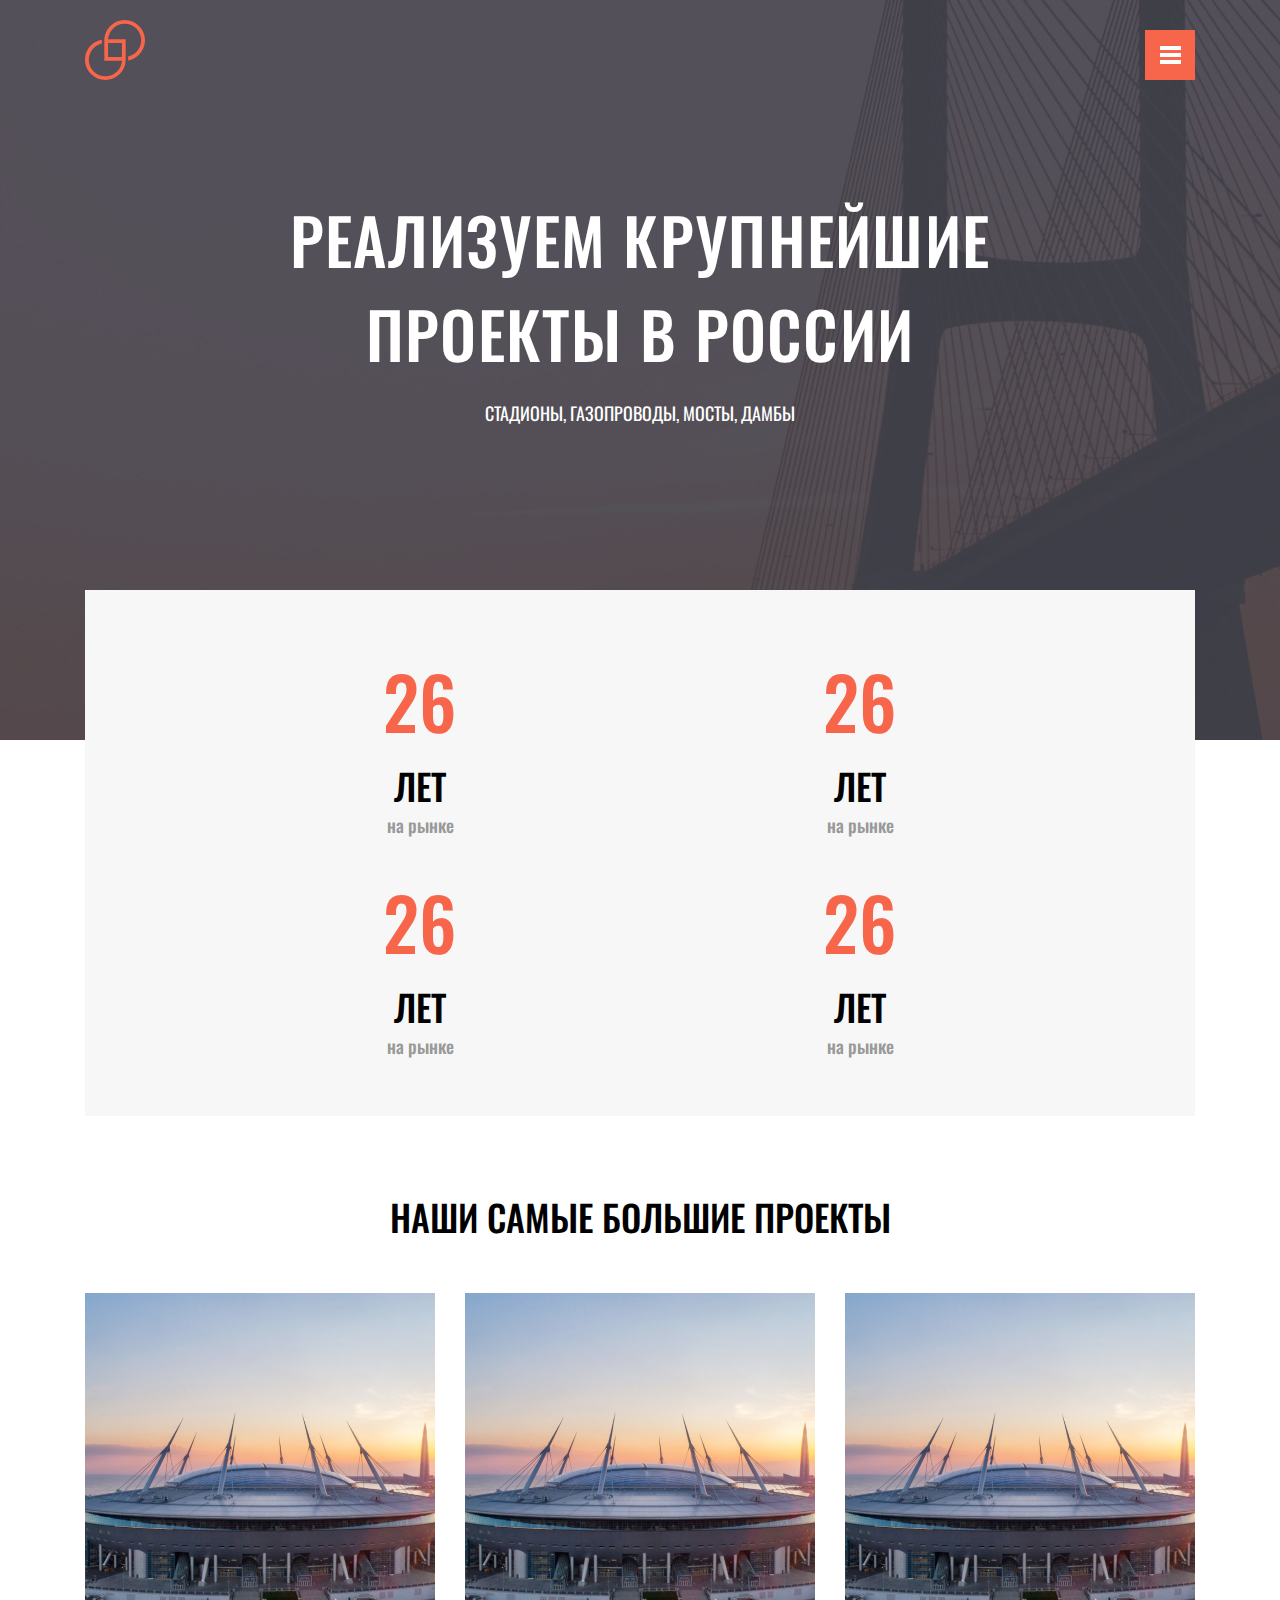
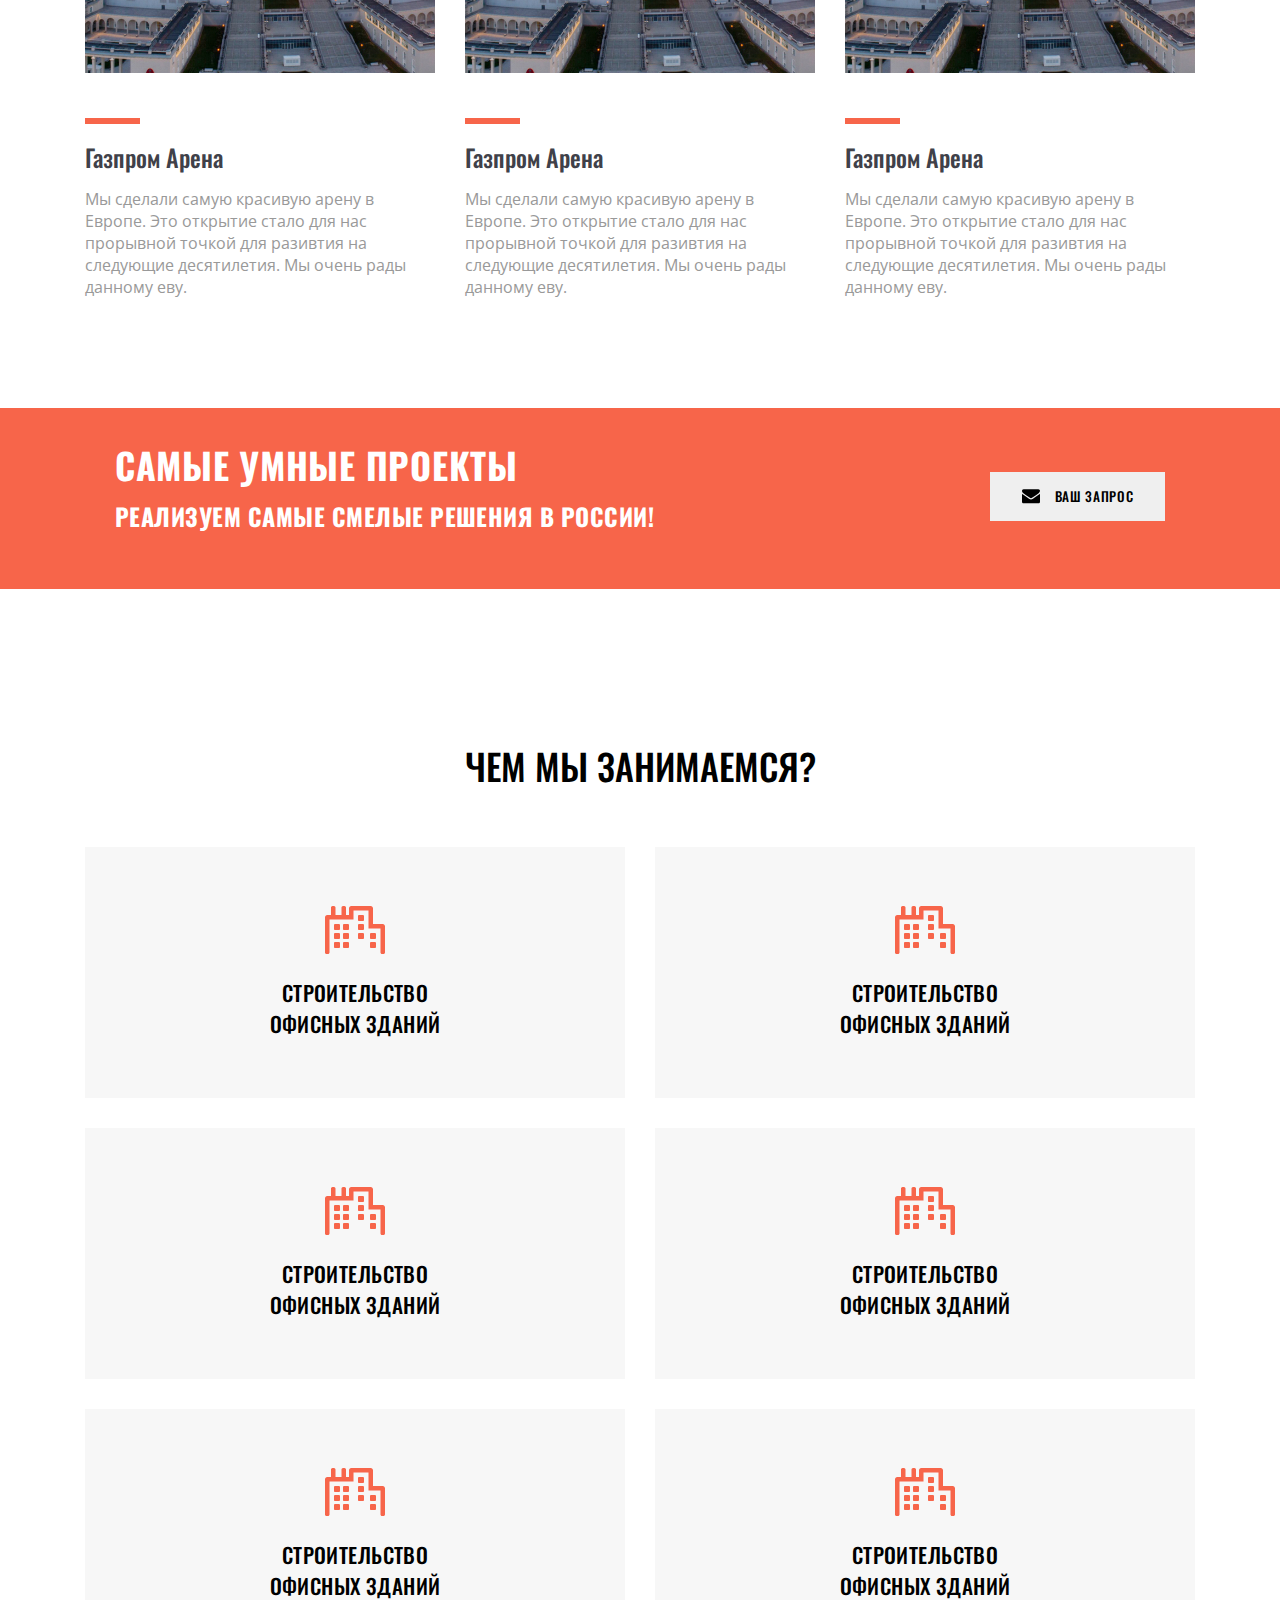
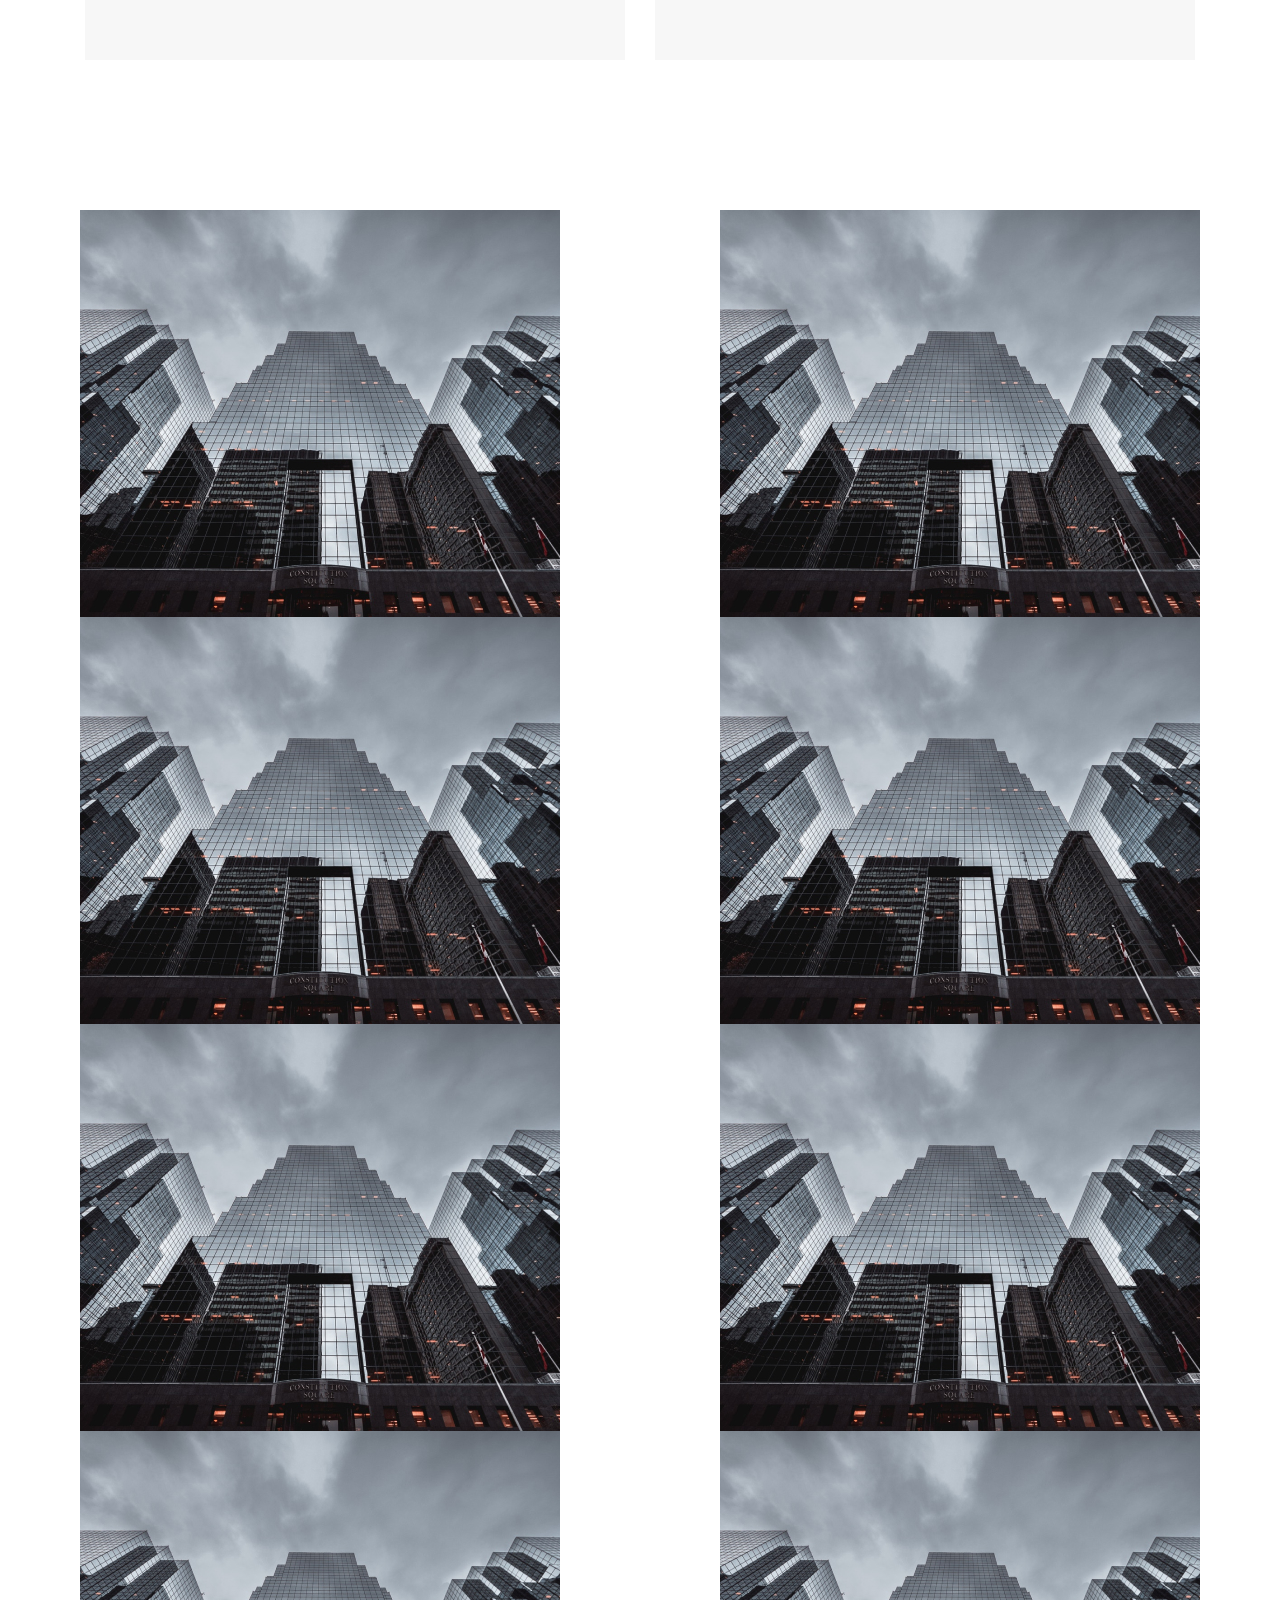
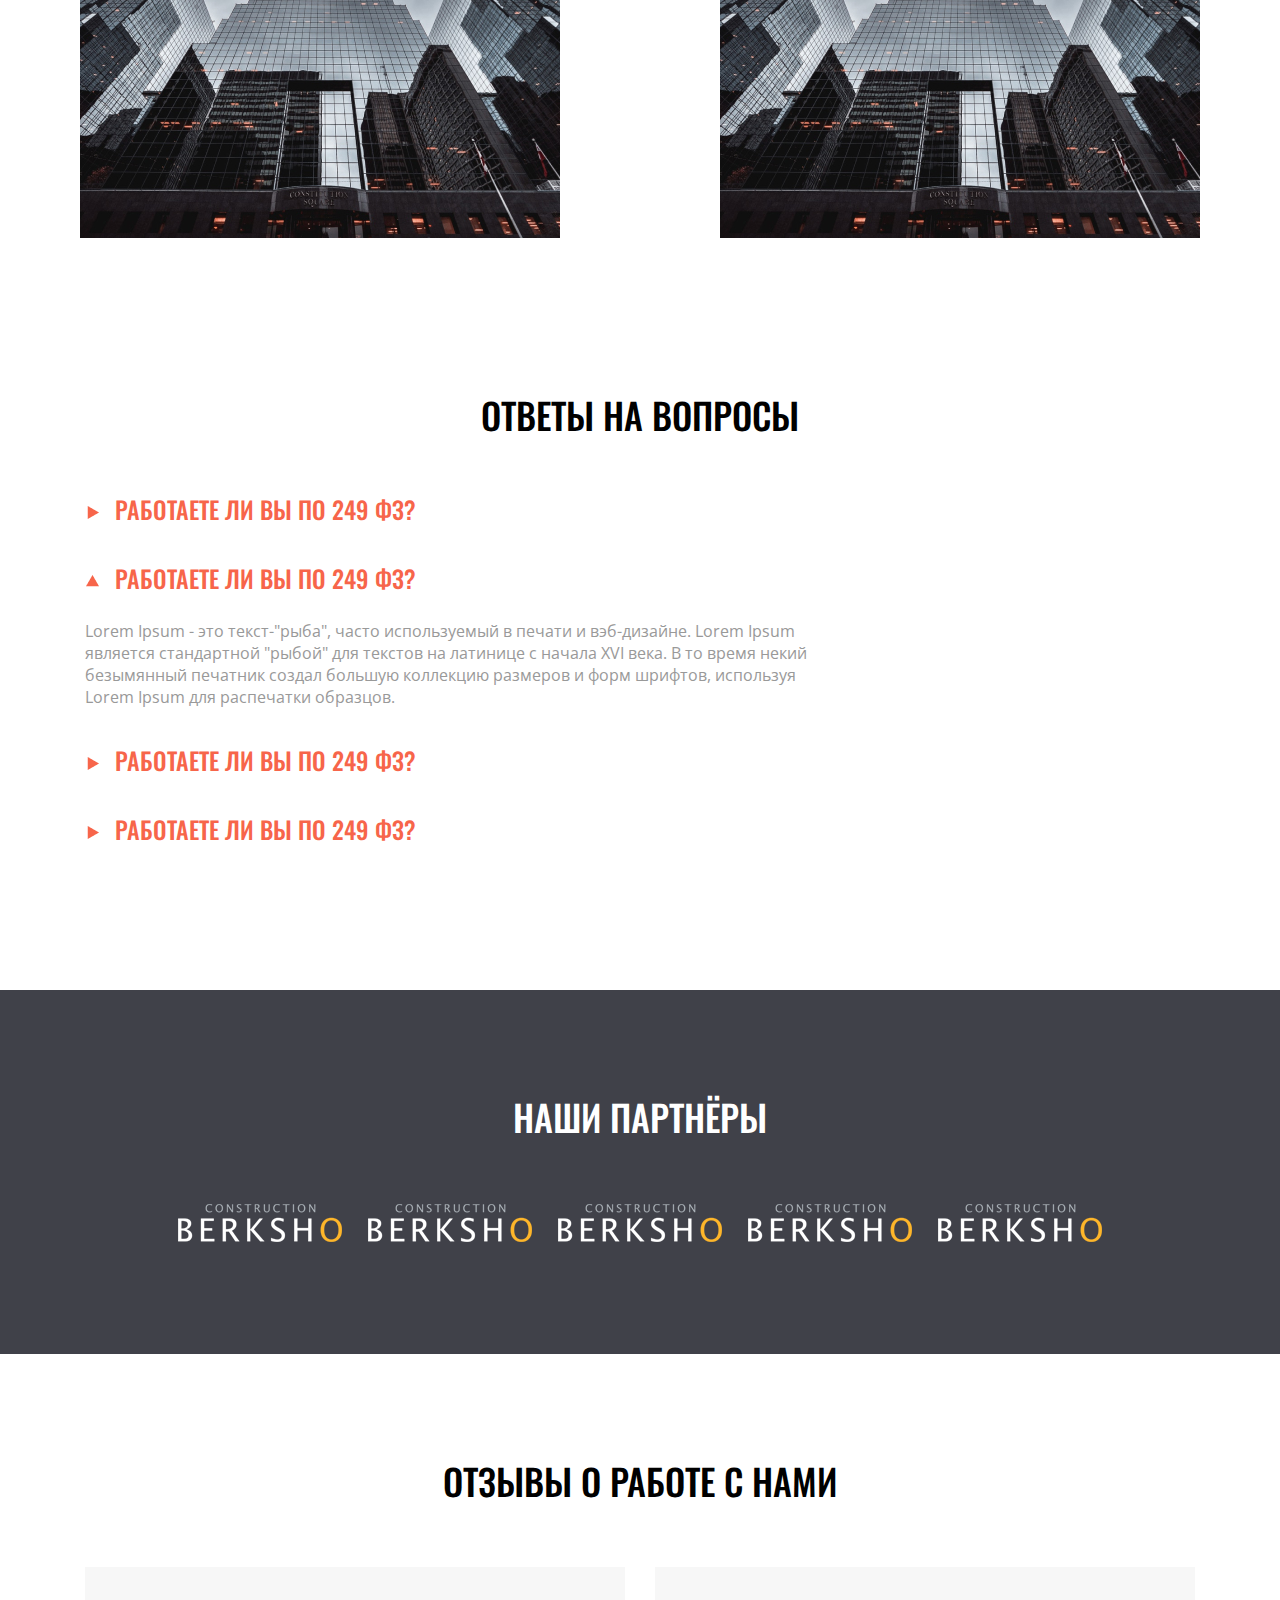
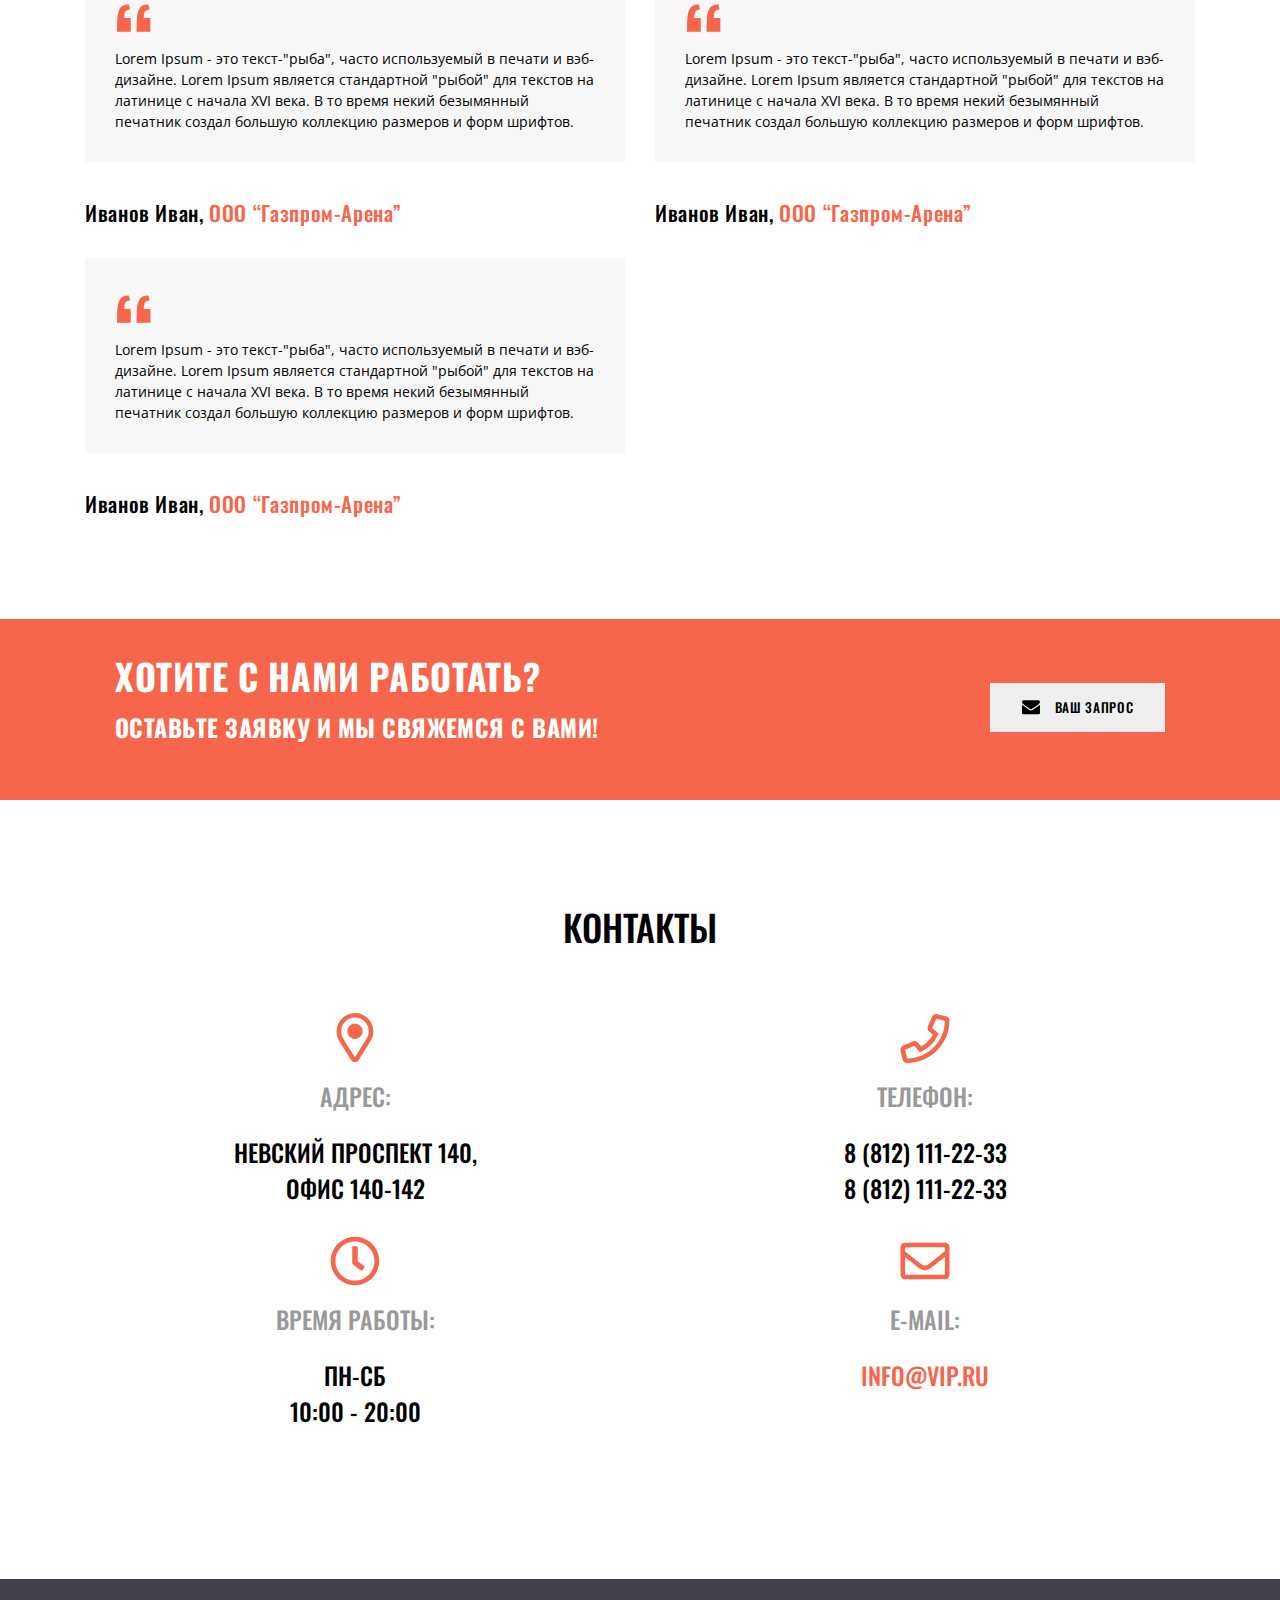
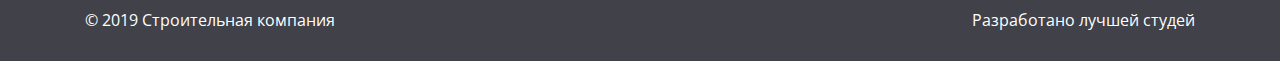
<file: src/pages/bem-oriented-landing-page/bem-oriented-landing-page.html>
<!DOCTYPE html>
<html lang="en">

<head>
    <meta charset="UTF-8">
    <meta name="viewport" content="width=device-width, initial-scale=1.0">
    <meta name="viewport" content="width=device-width, initial-scale=1.0">
    <meta content="true" name="HandheldFriendly">
    <meta content="width" name="MobileOptimized">
    <title>Test Site</title>
    <link rel="preconnect" href="https://fonts.googleapis.com">
    <link rel="preconnect" href="https://fonts.gstatic.com" crossorigin>
    <link
        href="https://fonts.googleapis.com/css2?family=Open+Sans:ital,wght@0,300..800;1,300..800&family=Oswald:wght@200..700&display=swap"
        rel="stylesheet">
    <link rel='stylesheet' href="css/styles.css">
</head>

<body>
    <header class="header">
        <div class="container">
            <div class="header__title">
                <img src="img/logo.svg" alt="Logo" class="logo">
                <button class="burger">
                    <span class="burger__line"></span>
                    <span class="burger__line"></span>
                    <span class="burger__line"></span>
                </button>
            </div>
            <h1 class="h1">Реализуем крупнейшие проекты в России</h1>
            <h4 class="h4">Стадионы, газопроводы, мосты, дамбы</h4>
        </div>
    </header>

<section class="about">
    <div class="info">
        <div class="container">
            <div class="about__grid">
                <div class="about__grid-item">
                    <h4 class="about__h4">26</h4>
                    <h5 class="about__h5">Лет</h5>
                    <p class="about__p">на рынке</p>
                </div>
                <div class="about__grid-item">
                    <h4 class="about__h4">26</h4>
                    <h5 class="about__h5">Лет</h5>
                    <p class="about__p">на рынке</p>
                </div>
                <div class="about__grid-item">
                    <h4 class="about__h4">26</h4>
                    <h5 class="about__h5">Лет</h5>
                    <p class="about__p">на рынке</p>
                </div>
                <div class="about__grid-item">
                    <h4 class="about__h4">26</h4>
                    <h5 class="about__h5">Лет</h5>
                    <p class="about__p">на рынке</p>
                </div>
            </div>
        </div>
    </div>
    <div class="container">
        <h2 class="text-h2 project-h2">Наши самые большие проекты</h2>
        <div class="about__flex">
            <div class="about__flex-item">
                <img class="project-img" src="img/rectangle.jpg" alt="Проект">
                <div class="rectangle"></div>
                <h3 class="text-h3 project-h3">Газпром Арена</h3>
                <p class="text-p project-p">Мы сделали самую красивую арену в Европе. Это открытие стало для нас
                    прорывной точкой для разивтия на следующие десятилетия. Мы очень рады данному еву.</p>
            </div>
            <div class="about__flex-item">
                <img class="project-img" src="img/rectangle.jpg" alt="Проект">
                <div class="rectangle"></div>
                <h3 class="text-h3 project-h3">Газпром Арена</h3>
                <p class="text-p project-p">Мы сделали самую красивую арену в Европе. Это открытие стало для нас
                    прорывной точкой для разивтия на следующие десятилетия. Мы очень рады данному еву.</p>
            </div>
            <div class="about__flex-item">
                <img class="project-img" src="img/rectangle.jpg" alt="Проект">
                <div class="rectangle"></div>
                <h3 class="text-h3 project-h3">Газпром Арена</h3>
                <p class="text-p project-p">Мы сделали самую красивую арену в Европе. Это открытие стало для нас
                    прорывной точкой для разивтия на следующие десятилетия. Мы очень рады данному еву.</p>
            </div>
        </div>
    </div>
</section>
<section class="request">
    <div class="container">
        <div class="request__flex">
            <div class="request__flex-item">
                <h2 class="request-h2">Самые умные проекты</h2>
                <h3 class="request-h3">Реализуем самые смелые решения в России!</h3>
            </div>
            <div class="request__flex-item">
                <button class="request__button">
                    <img class="request__button-img" src="img/envelope.svg" alt="✉">
                    <h4 class="request__button-h4">Ваш запрос</h4>
                </button>
            </div>
        </div>
    </div>
</section>
<section class="services">
    <div class="container">
        <h2 class="text-h2 section__h2">Чем мы занимаемся?</h2>
        <div class="services__grid">
            <div class="services__grid-item">
                <img class="services__icon" src="img/services.svg" alt="Services Icon">
                <h4 class="text-h4 services__h4">Строительство офисных зданий</h4>
            </div>
            <div class="services__grid-item">
                <img class="services__icon" src="img/services.svg" alt="Services Icon">
                <h4 class="text-h4 services__h4">Строительство офисных зданий</h4>
            </div>
            <div class="services__grid-item">
                <img class="services__icon" src="img/services.svg" alt="Services Icon">
                <h4 class="text-h4 services__h4">Строительство офисных зданий</h4>
            </div>
            <div class="services__grid-item">
                <img class="services__icon" src="img/services.svg" alt="Services Icon">
                <h4 class="text-h4 services__h4">Строительство офисных зданий</h4>
            </div>
            <div class="services__grid-item">
                <img class="services__icon" src="img/services.svg" alt="Services Icon">
                <h4 class="text-h4 services__h4">Строительство офисных зданий</h4>
            </div>
            <div class="services__grid-item">
                <img class="services__icon" src="img/services.svg" alt="Services Icon">
                <h4 class="text-h4 services__h4">Строительство офисных зданий</h4>
            </div>
        </div>
    </div>
</section>
<section class="portfolio">
    <div class="portfolio__grid">
        <div class="portfolio__grid-item">
            <img class="portfolio__img" src="img/portfolio-image.jpg" alt="Portfolio Photo">
        </div>
        <div class="portfolio__grid-item">
            <img class="portfolio__img" src="img/portfolio-image.jpg" alt="Portfolio Photo">
        </div>
        <div class="portfolio__grid-item">
            <img class="portfolio__img" src="img/portfolio-image.jpg" alt="Portfolio Photo">
        </div>
        <div class="portfolio__grid-item">
            <img class="portfolio__img" src="img/portfolio-image.jpg" alt="Portfolio Photo">
        </div>
        <div class="portfolio__grid-item">
            <img class="portfolio__img" src="img/portfolio-image.jpg" alt="Portfolio Photo">
        </div>
        <div class="portfolio__grid-item">
            <img class="portfolio__img" src="img/portfolio-image.jpg" alt="Portfolio Photo">
        </div>
        <div class="portfolio__grid-item">
            <img class="portfolio__img" src="img/portfolio-image.jpg" alt="Portfolio Photo">
        </div>
        <div class="portfolio__grid-item">
            <img class="portfolio__img" src="img/portfolio-image.jpg" alt="Portfolio Photo">
        </div>
    </div>
</section>
<section class="question">
    <div class="container">
        <h2 class="text-h2 section__h2">Ответы на вопросы</h2>
        <div class="question__items">
            <div class="question__item">
                <h3 class="text-h3 question-h3 closed">Работаете ли вы по 249 ФЗ?</h3>
                <p class="text-p question-p">Lorem Ipsum - это текст-"рыба", часто используемый в печати и вэб-дизайне.
                    Lorem Ipsum является стандартной "рыбой" для текстов на латинице с начала XVI века. В то время некий
                    безымянный печатник создал большую коллекцию размеров и форм шрифтов, используя Lorem Ipsum для
                    распечатки образцов.</p>
            </div>
            <div class="question__item">
                <h3 class="text-h3 question-h3 opened">Работаете ли вы по 249 ФЗ?</h3>
                <p class="text-p question-p">Lorem Ipsum - это текст-"рыба", часто используемый в печати и вэб-дизайне.
                    Lorem Ipsum является стандартной "рыбой" для текстов на латинице с начала XVI века. В то время некий
                    безымянный печатник создал большую коллекцию размеров и форм шрифтов, используя Lorem Ipsum для
                    распечатки образцов.</p>
            </div>
            <div class="question__item">
                <h3 class="text-h3 question-h3 closed">Работаете ли вы по 249 ФЗ?</h3>
                <p class="text-p question-p">Lorem Ipsum - это текст-"рыба", часто используемый в печати и вэб-дизайне.
                    Lorem Ipsum является стандартной "рыбой" для текстов на латинице с начала XVI века. В то время некий
                    безымянный печатник создал большую коллекцию размеров и форм шрифтов, используя Lorem Ipsum для
                    распечатки образцов.</p>
            </div>
            <div class="question__item">
                <h3 class="text-h3 question-h3 closed">Работаете ли вы по 249 ФЗ?</h3>
                <p class="text-p question-p">Lorem Ipsum - это текст-"рыба", часто используемый в печати и вэб-дизайне.
                    Lorem Ipsum является стандартной "рыбой" для текстов на латинице с начала XVI века. В то время некий
                    безымянный печатник создал большую коллекцию размеров и форм шрифтов, используя Lorem Ipsum для
                    распечатки образцов.</p>
            </div>
        </div>
    </div>
</section>
<section class="partners">
    <div class="container">
        <h2 class="text-h2 partners__h2">Наши партнёры</h2>
        <div class="partners__flex">
            <div class="partners__item">
                <img src="img/partner-1-img.png" alt="Partners">
            </div>
            <div class="partners__item">
                <img src="img/partner-1-img.png" alt="Partners">
            </div>
            <div class="partners__item">
                <img src="img/partner-1-img.png" alt="Partners">
            </div>
            <div class="partners__item">
                <img src="img/partner-1-img.png" alt="Partners">
            </div>
            <div class="partners__item">
                <img src="img/partner-1-img.png" alt="Partners">
            </div>
        </div>
    </div>
</section>
<section class="reviews">
    <div class="container">
        <h2 class="text-h2 reviews__h2">Отзывы о работе с нами</h2>
        <div class="reviews__grid">
            <div class="reviews__grid-item">
                <div class="reviews__card">
                    <div class="reviews__qoutes">“</div>
                    <p class="text-p-reviews">Lorem Ipsum - это текст-"рыба", часто используемый в печати и вэб-дизайне. Lorem Ipsum является стандартной "рыбой" для текстов на латинице с начала XVI века. В то время некий безымянный печатник создал большую коллекцию размеров и форм шрифтов.</p>
                </div>
                <h2 class="text-h4">Иванов Иван, <span class="rewievs__author-accent">ООО “Газпром-Арена”</span></h2>
            </div>
            <div class="reviews__grid-item">
                <div class="reviews__card">
                    <div class="reviews__qoutes">“</div>
                    <p class="text-p-reviews">Lorem Ipsum - это текст-"рыба", часто используемый в печати и вэб-дизайне. Lorem Ipsum является стандартной "рыбой" для текстов на латинице с начала XVI века. В то время некий безымянный печатник создал большую коллекцию размеров и форм шрифтов.</p>
                </div>
                <h2 class="text-h4">Иванов Иван, <span class="rewievs__author-accent">ООО “Газпром-Арена”</span></h2>
            </div>
            <div class="reviews__grid-item">
                <div class="reviews__card">
                    <div class="reviews__qoutes">“</div>
                    <p class="text-p-reviews">Lorem Ipsum - это текст-"рыба", часто используемый в печати и вэб-дизайне. Lorem Ipsum является стандартной "рыбой" для текстов на латинице с начала XVI века. В то время некий безымянный печатник создал большую коллекцию размеров и форм шрифтов.</p>
                </div>
                <h2 class="text-h4">Иванов Иван, <span class="rewievs__author-accent">ООО “Газпром-Арена”</span></h2>
            </div>
        </div>

    </div>
</section>
<section class="request">
    <div class="container">
        <div class="request__flex">
            <div class="request__flex-item">
                <h2 class="request-h2">Хотите с нами работать?</h2>
                <h3 class="request-h3">Оставьте заявку и мы свяжемся с вами!</h3>
            </div>
            <div class="request__flex-item">
                <button class="request__button">
                    <img class="request__button-img" src="img/envelope.svg" alt="✉">
                    <h4 class="request__button-h4">Ваш запрос</h4>
                </button>
            </div>
        </div>
    </div>
</section>
<section class="contacts">
    <div class="container">
        <h2 class="text-h2 contacts__h2">Контакты</h2>
        <div class="contacts__grid">
            <div class="contacts__item">
                <img class="contacts__icon" src="img/contacts-icon-geotag.svg" alt="Иконка геометки">
                <h3 class="text-h3 contacts__h3 contacts__h3-gray">Адрес:</h3>
                <h3 class="text-h3 contacts__h3">Невский проспект 140,<br />Офис 140-142</h3>
            </div>
            <div class="contacts__item">
                <img class="contacts__icon" src="img/contacts-icon-phone.svg" alt="Иконка телефона">
                <h3 class="text-h3 contacts__h3 contacts__h3-gray">Телефон:</h3>
                <h3 class="text-h3 contacts__h3">8 (812) 111-22-33<br />8 (812) 111-22-33</h3>
            </div>
            <div class="contacts__item">
                <img class="contacts__icon" src="img/contacts-icon-clocks.svg" alt="Иконка часов">
                <h3 class="text-h3 contacts__h3 contacts__h3-gray">Время работы:</h3>
                <h3 class="text-h3 contacts__h3">Пн-сб<br />10:00 - 20:00</h3>
            </div>
            <div class="contacts__item">
                <img class="contacts__icon" src="img/contacts-icon-envelope.svg" alt="Иконка конверта">
                <h3 class="text-h3 contacts__h3 contacts__h3-gray">E-mail:</h3>
                <h3 class="text-h3 contacts__h3 contacts__h3-accent">info@vip.ru</h3>
            </div>
        </div>

    </div>
</section>

<footer class="footer">
    <div class="container">
        <div class="footer__flex">
            <p class="text-p footer__copyright">&copy; 2019 Строительная компания</p>
            <p class="text-p footer__brand">Разработано лучшей студей</p>
        </div>
    </div>
</footer>
</body>

</html>
</file>
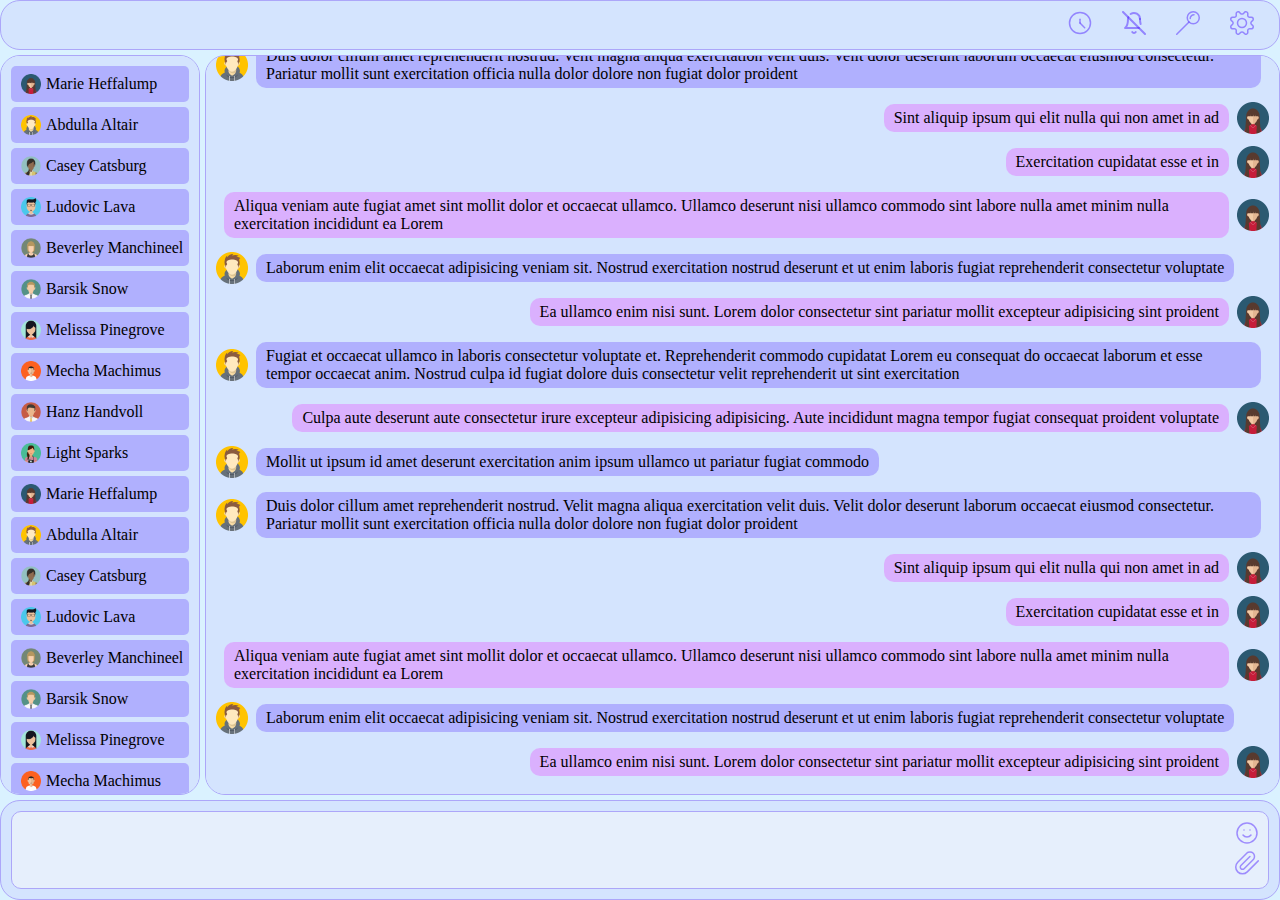
<file: src/pages/chat-interface/chat-interface.html>
<!DOCTYPE html>
<html>
  <head>
    <meta charset="utf-8">
    <meta name="viewport" value="width=device-width, initial-scale=1.0">
    <meta content="true" name="HandheldFriendly">
    <meta content="width" name="MobileOptimized">
    <link rel="stylesheet" href="./styles.css">
  </head>
  <body>

    <main>

      <header id="header">

        <span class="controls"><svg xmlns="http://www.w3.org/2000/svg" fill="none" viewBox="0 0 24 24" id="Time-Clock-Circle--Streamline-Ultimate.svg" height="24" width="24"><desc>Time Clock Circle Streamline Icon: https://streamlinehq.com</desc><path stroke="#3700ff6a" stroke-linecap="round" stroke-linejoin="round" d="M1.5 12c0 2.7848 1.10625 5.4555 3.07538 7.4246C6.54451 21.3938 9.21523 22.5 12 22.5c2.7848 0 5.4555 -1.1062 7.4246 -3.0754C21.3938 17.4555 22.5 14.7848 22.5 12c0 -2.78477 -1.1062 -5.45549 -3.0754 -7.42462C17.4555 2.60625 14.7848 1.5 12 1.5c-2.78477 0 -5.45549 1.10625 -7.42462 3.07538C2.60625 6.54451 1.5 9.21523 1.5 12Z" stroke-width="1.5"></path><path stroke="#3700ff6a" stroke-linecap="round" stroke-linejoin="round" d="M12 12V8.25" stroke-width="1.5"></path><path stroke="#3700ff6a" stroke-linecap="round" stroke-linejoin="round" d="m12 12 4.687 4.688" stroke-width="1.5"></path></svg></span>

        <span class="controls"><svg xmlns="http://www.w3.org/2000/svg" width="24" height="24" viewBox="0 0 24 24" fill="none" stroke="#3700ff6a" stroke-width="2" stroke-linecap="round" stroke-linejoin="round" class="feather feather-bell-off"><path d="M13.73 21a2 2 0 0 1-3.46 0"></path><path d="M18.63 13A17.89 17.89 0 0 1 18 8"></path><path d="M6.26 6.26A5.86 5.86 0 0 0 6 8c0 7-3 9-3 9h14"></path><path d="M18 8a6 6 0 0 0-9.33-5"></path><line x1="1" y1="1" x2="23" y2="23"></line></svg></span>

        <span class="controls"><svg xmlns="http://www.w3.org/2000/svg" fill="none" viewBox="0 0 24 24" id="Pin-2--Streamline-Ultimate.svg" height="24" width="24"><desc>Pin 2 Streamline Icon: https://streamlinehq.com</desc><path stroke="#3700ff6a" stroke-linecap="round" stroke-linejoin="round" d="M11.25 6.74902c0 1.5913 0.6321 3.11743 1.7574 4.24268 1.1252 1.1252 2.6513 1.7573 4.2426 1.7573 1.5913 0 3.1174 -0.6321 4.2426 -1.7573C22.6179 9.86645 23.25 8.34032 23.25 6.74902s-0.6321 -3.11742 -1.7574 -4.24264C20.3674 1.38116 18.8413 0.749023 17.25 0.749023c-1.5913 0 -3.1174 0.632137 -4.2426 1.757357C11.8821 3.6316 11.25 5.15772 11.25 6.74902Z" stroke-width="1.5"></path><path stroke="#3700ff6a" stroke-linecap="round" stroke-linejoin="round" d="M14.25 7.50002c-0.0001 -0.49254 0.0968 -0.98028 0.2852 -1.43537 0.1884 -0.45508 0.4646 -0.8686 0.8128 -1.21692 0.3482 -0.34833 0.7617 -0.62464 1.2167 -0.81316 0.455 -0.18852 0.9428 -0.28555 1.4353 -0.28555" stroke-width="1.5"></path><path stroke="#3700ff6a" stroke-linecap="round" stroke-linejoin="round" d="m0.75 23.249 12.258 -12.258" stroke-width="1.5"></path></svg></span>

        <span class="controls"><svg xmlns="http://www.w3.org/2000/svg" fill="none" viewBox="0 0 24 24" id="Cog--Streamline-Ultimate.svg" height="24" width="24"><desc>Cog Streamline Icon: https://streamlinehq.com</desc><path stroke="#3700ff6a" stroke-linecap="round" stroke-linejoin="round" d="M10.546 2.43804c0.1835 0.20369 0.4077 0.36656 0.6582 0.47805 0.2505 0.11148 0.5216 0.16909 0.7958 0.16909 0.2741 0 0.5453 -0.05761 0.7957 -0.16909 0.2505 -0.11149 0.4748 -0.27436 0.6583 -0.47805l0.946 -1.038c0.2711 -0.30006 0.6284 -0.508863 1.023 -0.597745 0.3945 -0.088881 0.8068 -0.053489 1.1804 0.10132 0.3736 0.154805 0.6902 0.421445 0.9062 0.763315 0.216 0.34187 0.3209 0.74222 0.3004 1.14611l-0.071 1.39999c-0.0138 0.27311 0.0299 0.54607 0.128 0.80129 0.0982 0.25522 0.2488 0.48705 0.442 0.68055s0.4248 0.34438 0.6799 0.44293c0.2551 0.09854 0.528 0.14257 0.8011 0.12924l1.4 -0.071c0.4036 -0.0199 0.8035 0.08551 1.1449 0.30178 0.3413 0.21628 0.6075 0.53283 0.7619 0.90628 0.1544 0.37345 0.1895 0.78551 0.1006 1.17972 -0.0889 0.3942 -0.2976 0.75125 -0.5974 1.02222l-1.042 0.93996c-0.2035 0.1838 -0.3661 0.4082 -0.4774 0.6587 -0.1113 0.2506 -0.1688 0.5217 -0.1688 0.7958 0 0.2742 0.0575 0.5453 0.1688 0.7958 0.1113 0.2506 0.2739 0.475 0.4774 0.6587l1.042 0.94c0.3 0.2712 0.5088 0.6285 0.5977 1.023 0.0889 0.3945 0.0535 0.8069 -0.1013 1.1805 -0.1548 0.3736 -0.4214 0.6901 -0.7633 0.9061 -0.3419 0.2161 -0.7422 0.321 -1.1461 0.3004l-1.4 -0.071c-0.2737 -0.014 -0.5474 0.0295 -0.8032 0.1278 -0.2558 0.0984 -0.4881 0.2493 -0.6819 0.4431 -0.1938 0.1938 -0.3448 0.4262 -0.4431 0.682 -0.0984 0.2558 -0.1419 0.5294 -0.1278 0.8031l0.071 1.4c0.0179 0.4019 -0.0884 0.7995 -0.3043 1.1389 -0.2159 0.3394 -0.5311 0.604 -0.9027 0.758 -0.3716 0.1541 -0.7816 0.1899 -1.1743 0.1028 -0.3927 -0.0871 -0.7491 -0.293 -1.0207 -0.5897l-0.941 -1.041c-0.1837 -0.2034 -0.408 -0.366 -0.6585 -0.4773 -0.2504 -0.1113 -0.5214 -0.1688 -0.7955 -0.1688s-0.5451 0.0575 -0.7956 0.1688c-0.2504 0.1113 -0.4747 0.2739 -0.6584 0.4773L9.60598 22.6c-0.27119 0.2981 -0.62771 0.5053 -1.02095 0.5934 -0.39325 0.088 -0.80409 0.0527 -1.17651 -0.1013 -0.37242 -0.1539 -0.68829 -0.419 -0.90457 -0.759 -0.21628 -0.34 -0.32242 -0.7385 -0.30397 -1.1411l0.072 -1.4c0.01408 -0.2737 -0.02946 -0.5473 -0.1278 -0.8031 -0.09835 -0.2558 -0.2493 -0.4882 -0.4431 -0.682 -0.1938 -0.1938 -0.42613 -0.3447 -0.68195 -0.4431 -0.25582 -0.0983 -0.52944 -0.1418 -0.80315 -0.1278l-1.4 0.071c-0.40372 0.0211 -0.80406 -0.0833 -1.14606 -0.2989 -0.34201 -0.2155 -0.60891 -0.5316 -0.764058 -0.9049 -0.155152 -0.3734 -0.19095 -0.7855 -0.102478 -1.18 0.088471 -0.3945 0.296876 -0.7519 0.596596 -1.0232l1.041 -0.94c0.20345 -0.1837 0.36608 -0.4081 0.47739 -0.6587 0.11131 -0.2505 0.16883 -0.5216 0.16883 -0.7958 0 -0.2741 -0.05752 -0.5452 -0.16883 -0.7958 -0.11131 -0.2505 -0.27394 -0.4749 -0.47739 -0.6587l-1.041 -0.94496c-0.29875 -0.271 -0.506517 -0.62765 -0.594899 -1.0212 -0.088382 -0.39355 -0.053066 -0.80479 0.101121 -1.17751 0.154188 -0.37272 0.419718 -0.68872 0.760298 -0.90482 0.34058 -0.21609 0.73959 -0.32173 1.14248 -0.30247l1.4 0.071c0.27423 0.01441 0.54842 -0.02901 0.80478 -0.12747 0.25635 -0.09845 0.48913 -0.24972 0.68321 -0.44399 0.19408 -0.19427 0.34513 -0.4272 0.44333 -0.68364 0.0982 -0.25645 0.14136 -0.53069 0.12668 -0.8049l-0.067 -1.40101c-0.01889 -0.40273 0.08693 -0.80149 0.30304 -1.14185 0.21611 -0.34037 0.53198 -0.60577 0.9045 -0.759982 0.37252 -0.154214 0.78355 -0.189733 1.177 -0.10171 0.39345 0.088022 0.75016 0.295302 1.02146 0.593552l0.94002 1.038Z" stroke-width="1.5"></path><path stroke="#3700ff6a" stroke-linecap="round" stroke-linejoin="round" d="M7.5 12.001c0 1.1935 0.47411 2.338 1.31802 3.182 0.84391 0.8439 1.98848 1.318 3.18198 1.318 1.1935 0 2.3381 -0.4741 3.182 -1.318 0.8439 -0.844 1.318 -1.9885 1.318 -3.182s-0.4741 -2.33809 -1.318 -3.182c-0.8439 -0.84392 -1.9885 -1.31802 -3.182 -1.31802s-2.33807 0.4741 -3.18198 1.31802C7.97411 9.66291 7.5 10.8075 7.5 12.001Z" stroke-width="1.5"></path></svg></span>
      </header>

      <section id="users-list-and-chat">
        <aside id="users-list">
          <ul>
            <li class="user-plate"><img class="user-icon-mini" src="./src/icon-woman-0.png" alt='Marie Heffalump'><span class="user-plate-text">Marie Heffalump</span></li>
            <li class="user-plate"><img class="user-icon-mini" src="./src/icon-man-0.png" alt='Abdulla Altair'><span class="user-plate-text">Abdulla Altair</span></li>
            <li class="user-plate"><img class="user-icon-mini" src="./src/icon-woman-2.png" alt='Casey Catsburg'><span class="user-plate-text">Casey Catsburg</span></li>
            <li class="user-plate"><img class="user-icon-mini" src="./src/icon-man-1.png" alt='Ludovic Lava'><span class="user-plate-text">Ludovic Lava</span></li>
            <li class="user-plate"><img class="user-icon-mini" src="./src/icon-woman-1.png" alt='Beverley Manchineel'><span class="user-plate-text">Beverley Manchineel</span></li>
            <li class="user-plate"><img class="user-icon-mini" src="./src/icon-man-3.png" alt='Barsik Snow'><span class="user-plate-text">Barsik Snow</span></li>
            <li class="user-plate"><img class="user-icon-mini" src="./src/icon-woman-3.png" alt='Melissa Pinegrove'><span class="user-plate-text">Melissa Pinegrove</span></li>
            <li class="user-plate"><img class="user-icon-mini" src="./src/icon-man-4.png" alt='Mecha Machimus'><span class="user-plate-text">Mecha Machimus</span></li>
            <li class="user-plate"><img class="user-icon-mini" src="./src/icon-man-2.png" alt='Hanz Handvoll'><span class="user-plate-text">Hanz Handvoll</span></li>
            <li class="user-plate"><img class="user-icon-mini" src="./src/icon-woman-4.png" alt='Light Sparks'><span class="user-plate-text">Light Sparks</span></li>
            
            <li class="user-plate"><img class="user-icon-mini" src="./src/icon-woman-0.png" alt='Marie Heffalump'><span class="user-plate-text">Marie Heffalump</span></li>
            <li class="user-plate"><img class="user-icon-mini" src="./src/icon-man-0.png" alt='Abdulla Altair'><span class="user-plate-text">Abdulla Altair</span></li>
            <li class="user-plate"><img class="user-icon-mini" src="./src/icon-woman-2.png" alt='Casey Catsburg'><span class="user-plate-text">Casey Catsburg</span></li>
            <li class="user-plate"><img class="user-icon-mini" src="./src/icon-man-1.png" alt='Ludovic Lava'><span class="user-plate-text">Ludovic Lava</span></li>
            <li class="user-plate"><img class="user-icon-mini" src="./src/icon-woman-1.png" alt='Beverley Manchineel'><span class="user-plate-text">Beverley Manchineel</span></li>
            <li class="user-plate"><img class="user-icon-mini" src="./src/icon-man-3.png" alt='Barsik Snow'><span class="user-plate-text">Barsik Snow</span></li>
            <li class="user-plate"><img class="user-icon-mini" src="./src/icon-woman-3.png" alt='Melissa Pinegrove'><span class="user-plate-text">Melissa Pinegrove</span></li>
            <li class="user-plate"><img class="user-icon-mini" src="./src/icon-man-4.png" alt='Mecha Machimus'><span class="user-plate-text">Mecha Machimus</span></li>
            <li class="user-plate"><img class="user-icon-mini" src="./src/icon-man-2.png" alt='Hanz Handvoll'><span class="user-plate-text">Hanz Handvoll</span></li>
            <li class="user-plate"><img class="user-icon-mini" src="./src/icon-woman-4.png" alt='Light Sparks'><span class="user-plate-text">Light Sparks</span></li>

            <li class="user-plate"><img class="user-icon-mini" src="./src/icon-woman-0.png" alt='Marie Heffalump'><span class="user-plate-text">Marie Heffalump</span></li>
            <li class="user-plate"><img class="user-icon-mini" src="./src/icon-man-0.png" alt='Abdulla Altair'><span class="user-plate-text">Abdulla Altair</span></li>
            <li class="user-plate"><img class="user-icon-mini" src="./src/icon-woman-2.png" alt='Casey Catsburg'><span class="user-plate-text">Casey Catsburg</span></li>
            <li class="user-plate"><img class="user-icon-mini" src="./src/icon-man-1.png" alt='Ludovic Lava'><span class="user-plate-text">Ludovic Lava</span></li>
            <li class="user-plate"><img class="user-icon-mini" src="./src/icon-woman-1.png" alt='Beverley Manchineel'><span class="user-plate-text">Beverley Manchineel</span></li>
            <li class="user-plate"><img class="user-icon-mini" src="./src/icon-man-3.png" alt='Barsik Snow'><span class="user-plate-text">Barsik Snow</span></li>
            <li class="user-plate"><img class="user-icon-mini" src="./src/icon-woman-3.png" alt='Melissa Pinegrove'><span class="user-plate-text">Melissa Pinegrove</span></li>
            <li class="user-plate"><img class="user-icon-mini" src="./src/icon-man-4.png" alt='Mecha Machimus'><span class="user-plate-text">Mecha Machimus</span></li>
            <li class="user-plate"><img class="user-icon-mini" src="./src/icon-man-2.png" alt='Hanz Handvoll'><span class="user-plate-text">Hanz Handvoll</span></li>
            <li class="user-plate"><img class="user-icon-mini" src="./src/icon-woman-4.png" alt='Light Sparks'><span class="user-plate-text">Light Sparks</span></li>
          </ul>
        </aside>
        <section id="chat">

          <span class="chat__message-line--from">
            <img class="user-icon" src="./src/icon-woman-0.png" alt='Marie Heffalump'>
            <p class="message-from">Ea ullamco enim nisi sunt. Lorem dolor consectetur sint pariatur mollit excepteur adipisicing sint proident</p>
          </span>

          <span class="chat__message-line--to">
            <img class="user-icon" src="./src/icon-man-0.png" alt='Abdulla Altair'>
            <p class="message-to">Laborum enim elit occaecat adipisicing veniam sit. Nostrud exercitation nostrud deserunt et ut enim laboris fugiat reprehenderit consectetur voluptate</p>
          </span>

          <span class="chat__message-line--from">
            <img class="user-icon" src="./src/icon-woman-0.png" alt='Marie Heffalump'>
            <p class="message-from">Aliqua veniam aute fugiat amet sint mollit dolor et occaecat ullamco. Ullamco deserunt nisi ullamco commodo sint labore nulla amet minim nulla exercitation incididunt ea Lorem</p>
          </span>

          <span class="chat__message-line--from">
            <img class="user-icon" src="./src/icon-woman-0.png" alt='Marie Heffalump'>
            <p class="message-from">Exercitation cupidatat esse et in</p>
          </span>

          <span class="chat__message-line--from">
            <img class="user-icon" src="./src/icon-woman-0.png" alt='Marie Heffalump'>
            <p class="message-from">Sint aliquip ipsum qui elit nulla qui non amet in ad</p>
          </span>

          <span class="chat__message-line--to">
            <img class="user-icon" src="./src/icon-man-0.png" alt='Abdulla Altair'>
            <p class="message-to">Duis dolor cillum amet reprehenderit nostrud. Velit magna aliqua exercitation velit duis. Velit dolor deserunt laborum occaecat eiusmod consectetur. Pariatur mollit sunt exercitation officia nulla dolor dolore non fugiat dolor proident</p>
          </span>

          <span class="chat__message-line--to">
            <img class="user-icon" src="./src/icon-man-0.png" alt='Abdulla Altair'>
            <p class="message-to">Mollit ut ipsum id amet deserunt exercitation anim ipsum ullamco ut pariatur fugiat commodo</p>
          </span>

          <span class="chat__message-line--from">
            <img class="user-icon" src="./src/icon-woman-0.png" alt='Marie Heffalump'>
            <p class="message-from">Culpa aute deserunt aute consectetur irure excepteur adipisicing adipisicing. Aute incididunt magna tempor fugiat consequat proident voluptate</p>
          </span>

          <span class="chat__message-line--to">
            <img class="user-icon" src="./src/icon-man-0.png" alt='Abdulla Altair'>
            <p class="message-to"> Fugiat et occaecat ullamco in laboris consectetur voluptate et. Reprehenderit commodo cupidatat Lorem eu consequat do occaecat laborum et esse tempor occaecat anim. Nostrud culpa id fugiat dolore duis consectetur velit reprehenderit ut sint exercitation</p>
          </span>

          <span class="chat__message-line--from">
            <img class="user-icon" src="./src/icon-woman-0.png" alt='Marie Heffalump'>
            <p class="message-from">Ea ullamco enim nisi sunt. Lorem dolor consectetur sint pariatur mollit excepteur adipisicing sint proident</p>
          </span>

          <span class="chat__message-line--to">
            <img class="user-icon" src="./src/icon-man-0.png" alt='Abdulla Altair'>
            <p class="message-to">Laborum enim elit occaecat adipisicing veniam sit. Nostrud exercitation nostrud deserunt et ut enim laboris fugiat reprehenderit consectetur voluptate</p>
          </span>

          <span class="chat__message-line--from">
            <img class="user-icon" src="./src/icon-woman-0.png" alt='Marie Heffalump'>
            <p class="message-from">Aliqua veniam aute fugiat amet sint mollit dolor et occaecat ullamco. Ullamco deserunt nisi ullamco commodo sint labore nulla amet minim nulla exercitation incididunt ea Lorem</p>
          </span>

          <span class="chat__message-line--from">
            <img class="user-icon" src="./src/icon-woman-0.png" alt='Marie Heffalump'>
            <p class="message-from">Exercitation cupidatat esse et in</p>
          </span>

          <span class="chat__message-line--from">
            <img class="user-icon" src="./src/icon-woman-0.png" alt='Marie Heffalump'>
            <p class="message-from">Sint aliquip ipsum qui elit nulla qui non amet in ad</p>
          </span>

          <span class="chat__message-line--to">
            <img class="user-icon" src="./src/icon-man-0.png" alt='Abdulla Altair'>
            <p class="message-to">Duis dolor cillum amet reprehenderit nostrud. Velit magna aliqua exercitation velit duis. Velit dolor deserunt laborum occaecat eiusmod consectetur. Pariatur mollit sunt exercitation officia nulla dolor dolore non fugiat dolor proident</p>
          </span>

          <span class="chat__message-line--to">
            <img class="user-icon" src="./src/icon-man-0.png" alt='Abdulla Altair'>
            <p class="message-to">Mollit ut ipsum id amet deserunt exercitation anim ipsum ullamco ut pariatur fugiat commodo</p>
          </span>

          <span class="chat__message-line--from">
            <img class="user-icon" src="./src/icon-woman-0.png" alt='Marie Heffalump'>
            <p class="message-from">Culpa aute deserunt aute consectetur irure excepteur adipisicing adipisicing. Aute incididunt magna tempor fugiat consequat proident voluptate</p>
          </span>

          <span class="chat__message-line--to">
            <img class="user-icon" src="./src/icon-man-0.png" alt='Abdulla Altair'>
            <p class="message-to"> Fugiat et occaecat ullamco in laboris consectetur voluptate et. Reprehenderit commodo cupidatat Lorem eu consequat do occaecat laborum et esse tempor occaecat anim. Nostrud culpa id fugiat dolore duis consectetur velit reprehenderit ut sint exercitation</p>
          </span>

          <span class="chat__message-line--from">
            <img class="user-icon" src="./src/icon-woman-0.png" alt='Marie Heffalump'>
            <p class="message-from">Ea ullamco enim nisi sunt. Lorem dolor consectetur sint pariatur mollit excepteur adipisicing sint proident</p>
          </span>

          <span class="chat__message-line--to">
            <img class="user-icon" src="./src/icon-man-0.png" alt='Abdulla Altair'>
            <p class="message-to">Laborum enim elit occaecat adipisicing veniam sit. Nostrud exercitation nostrud deserunt et ut enim laboris fugiat reprehenderit consectetur voluptate</p>
          </span>

          <span class="chat__message-line--from">
            <img class="user-icon" src="./src/icon-woman-0.png" alt='Marie Heffalump'>
            <p class="message-from">Aliqua veniam aute fugiat amet sint mollit dolor et occaecat ullamco. Ullamco deserunt nisi ullamco commodo sint labore nulla amet minim nulla exercitation incididunt ea Lorem</p>
          </span>

          <span class="chat__message-line--from">
            <img class="user-icon" src="./src/icon-woman-0.png" alt='Marie Heffalump'>
            <p class="message-from">Exercitation cupidatat esse et in</p>
          </span>

          <span class="chat__message-line--from">
            <img class="user-icon" src="./src/icon-woman-0.png" alt='Marie Heffalump'>
            <p class="message-from">Sint aliquip ipsum qui elit nulla qui non amet in ad</p>
          </span>

          <span class="chat__message-line--to">
            <img class="user-icon" src="./src/icon-man-0.png" alt='Abdulla Altair'>
            <p class="message-to">Duis dolor cillum amet reprehenderit nostrud. Velit magna aliqua exercitation velit duis. Velit dolor deserunt laborum occaecat eiusmod consectetur. Pariatur mollit sunt exercitation officia nulla dolor dolore non fugiat dolor proident</p>
          </span>

          <span class="chat__message-line--to">
            <img class="user-icon" src="./src/icon-man-0.png" alt='Abdulla Altair'>
            <p class="message-to">Mollit ut ipsum id amet deserunt exercitation anim ipsum ullamco ut pariatur fugiat commodo</p>
          </span>

          <span class="chat__message-line--from">
            <img class="user-icon" src="./src/icon-woman-0.png" alt='Marie Heffalump'>
            <p class="message-from">Culpa aute deserunt aute consectetur irure excepteur adipisicing adipisicing. Aute incididunt magna tempor fugiat consequat proident voluptate</p>
          </span>

          <span class="chat__message-line--to">
            <img class="user-icon" src="./src/icon-man-0.png" alt='Abdulla Altair'>
            <p class="message-to"> Fugiat et occaecat ullamco in laboris consectetur voluptate et. Reprehenderit commodo cupidatat Lorem eu consequat do occaecat laborum et esse tempor occaecat anim. Nostrud culpa id fugiat dolore duis consectetur velit reprehenderit ut sint exercitation</p>
          </span>

        </section>
      </section>

      <footer id="footer">
        <form id="footer__message-form">
          <span id="footer__message-icon-smile"><svg xmlns="http://www.w3.org/2000/svg" width="24" height="24" viewBox="0 0 24 24" fill="none" stroke="#3700ff6a" stroke-width="1.5" stroke-linecap="round" stroke-linejoin="round" class="feather feather-smile"><circle cx="12" cy="12" r="10"></circle><path d="M8 14s1.5 2 4 2 4-2 4-2"></path><line x1="9" y1="9" x2="9.01" y2="9"></line><line x1="15" y1="9" x2="15.01" y2="9"></line></svg></span>
          <span id="footer__message-icon-attach"><svg xmlns="http://www.w3.org/2000/svg" fill="none" viewBox="0 0 24 24" id="Attachment--Streamline-Ultimate.svg" height="24" width="24"><desc>Attachment Streamline Icon: https://streamlinehq.com</desc><path stroke="#3700ff6a" stroke-linecap="round" stroke-linejoin="round" d="M23.25 9.90003 12.273 20.878c-1.2659 1.2659 -2.9828 1.9771 -4.77302 1.9771 -1.79022 0 -3.50712 -0.7112 -4.773 -1.9771C1.4611 19.6122 0.749939 17.8953 0.749939 16.105c0 -1.7902 0.711161 -3.5071 1.977041 -4.773L11.743 2.31703c0.4151 -0.42979 0.9116 -0.77261 1.4607 -1.00845 0.549 -0.23584 1.1395 -0.359981 1.737 -0.365173 0.5975 -0.005192 1.19 0.108663 1.7431 0.334933 0.553 0.22626 1.0554 0.5604 1.478 0.98292 0.4225 0.42251 0.7566 0.92495 0.9829 1.47798 0.2262 0.55303 0.3401 1.14559 0.3349 1.7431 -0.0052 0.59751 -0.1293 1.188 -0.3652 1.73701 -0.2358 0.54902 -0.5786 1.04557 -1.0084 1.46068L9.09098 17.7c-0.42429 0.41 -0.99261 0.6368 -1.58255 0.6318 -0.58995 -0.005 -1.15431 -0.2416 -1.57155 -0.6587 -0.41723 -0.4171 -0.65395 -0.9814 -0.65917 -1.5713 -0.00522 -0.59 0.22148 -1.1583 0.63127 -1.5828L14.925 5.50003" stroke-width="1.5"></path></svg></span>
          <textarea id="footer__message-box"></textarea>
        </form>
      </footer>
      
    </main>

    <script src="./mobile-browser-nabar-fix.js"></script>
  </body>
</html>
</file>
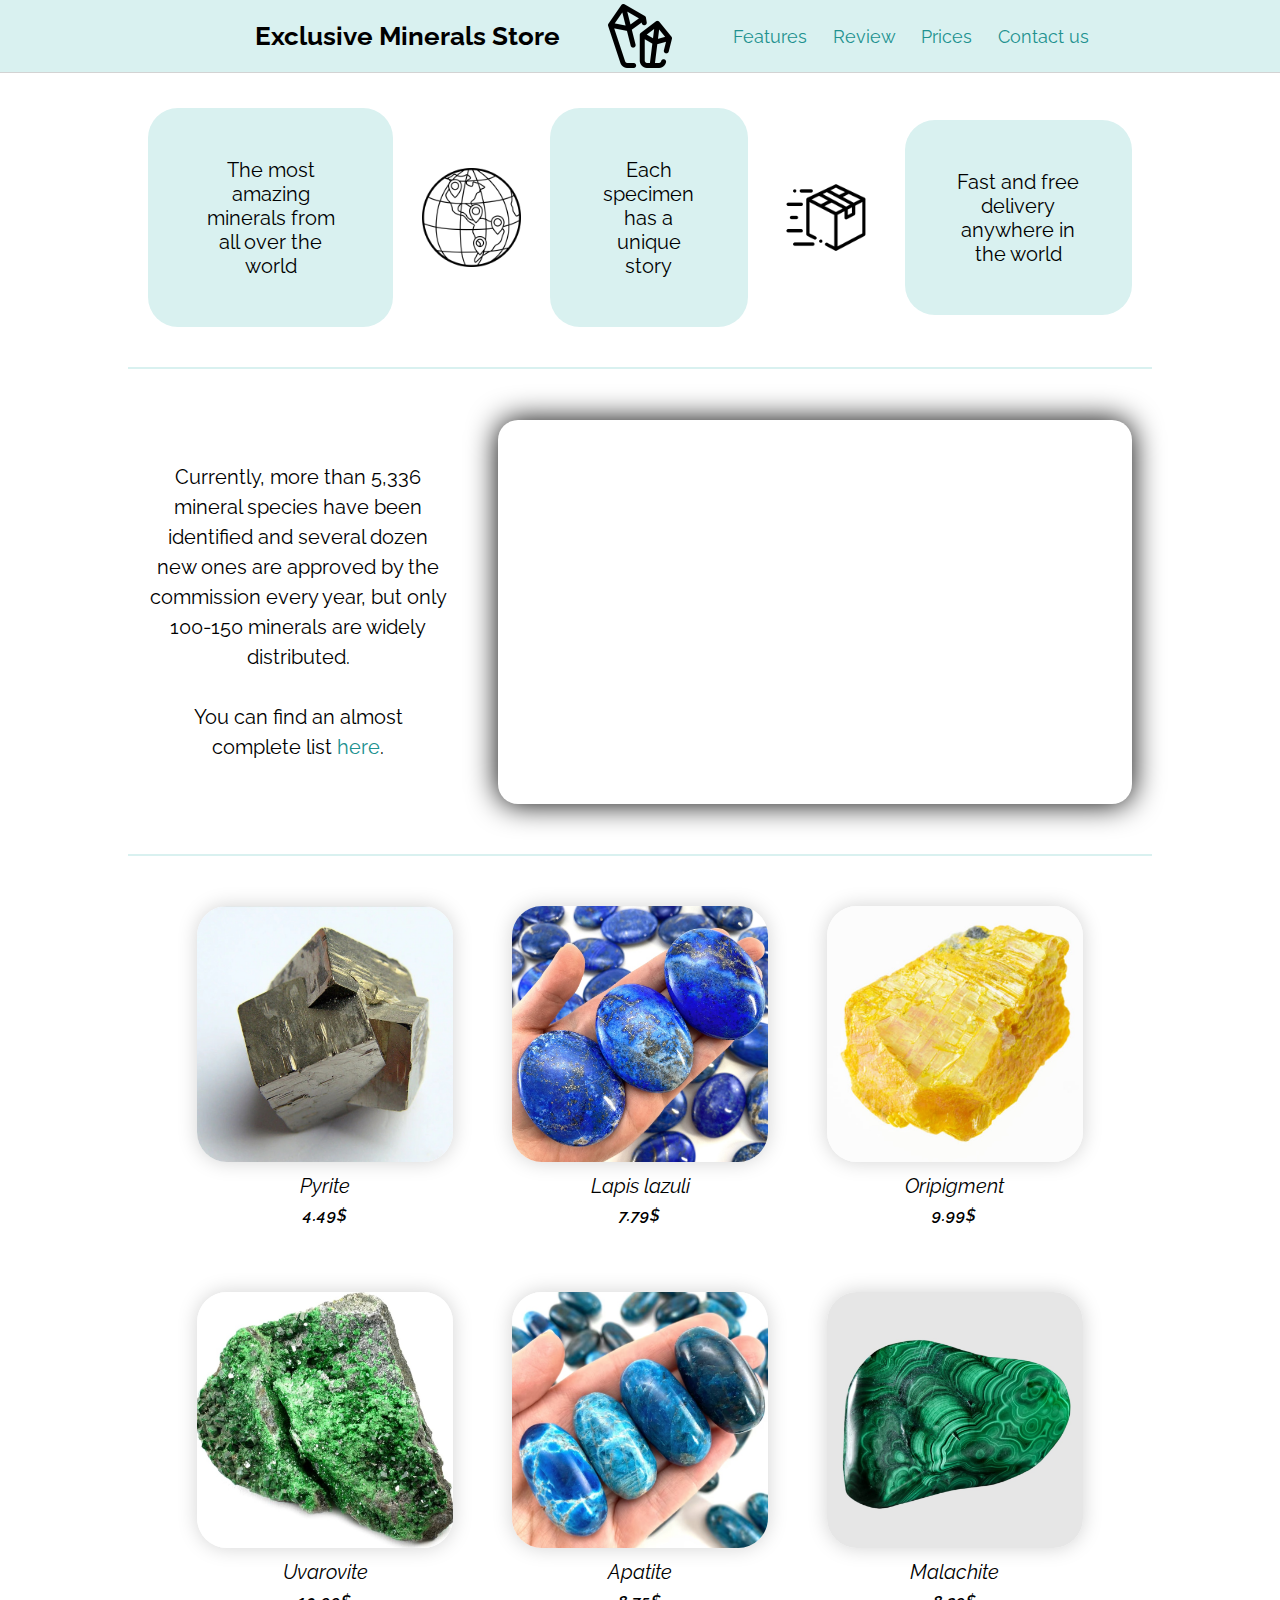
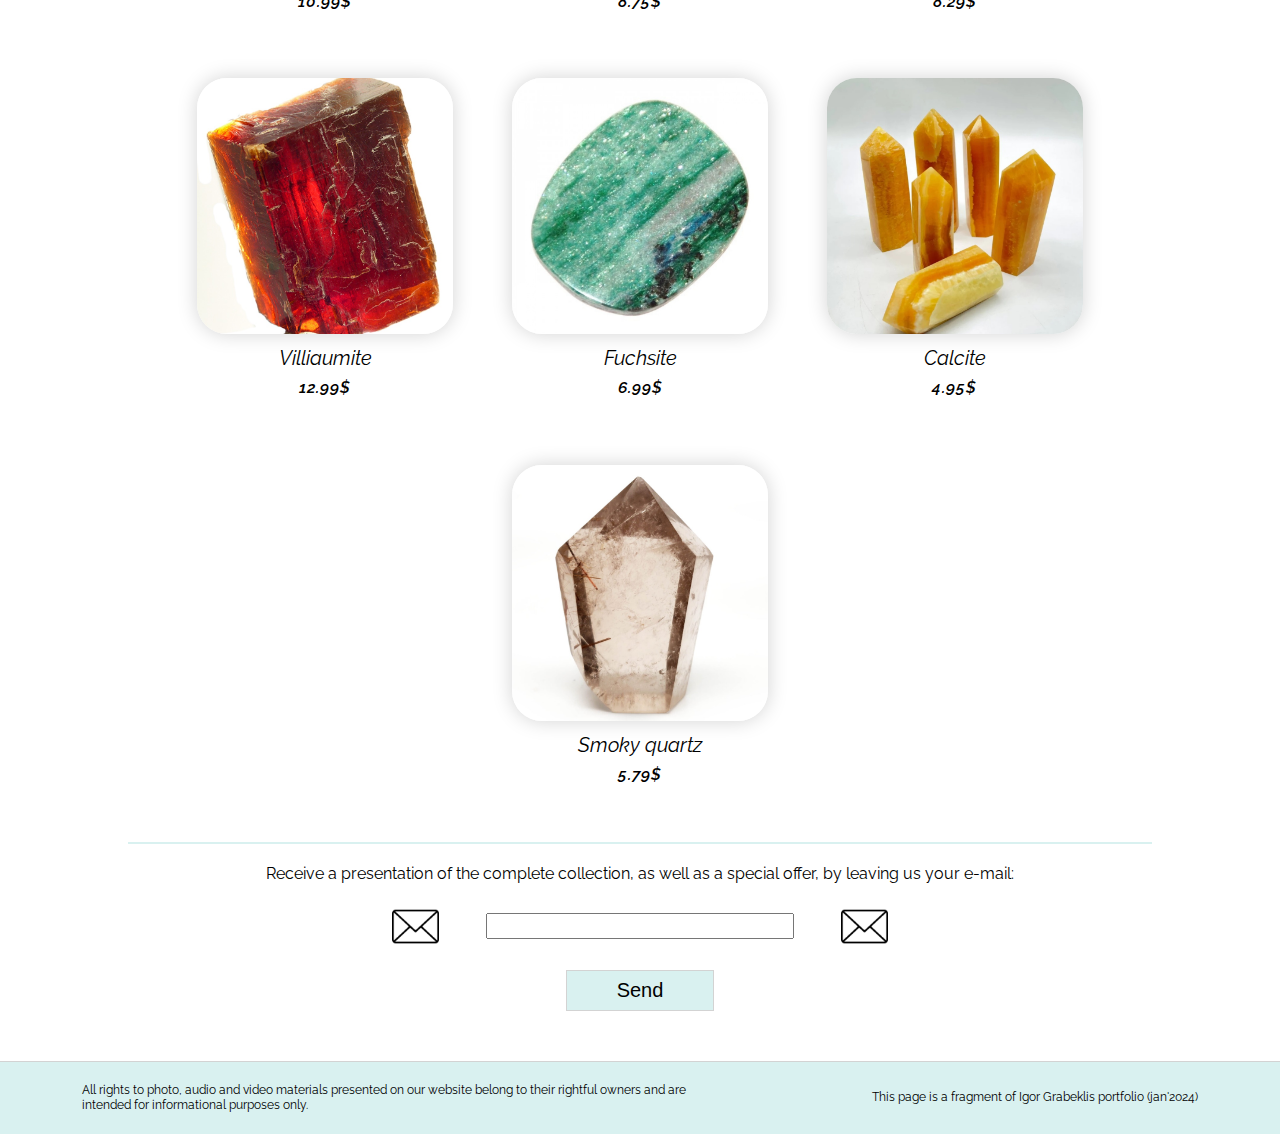
<file: src/pages/internet-shop/internet-shop.html>
<!DOCTYPE html>
<html lang='en'>
  <head>
    <meta charset='utf-8'>
    <meta name='viewport' content='width=device-width, initial-scale=1.0'>
    <meta name="viewport" content="width=device-width, initial-scale=1.0">
    <meta content="true" name="HandheldFriendly">
    <meta content="width" name="MobileOptimized">
    <link rel='stylesheet' href='./styles.css'>
      <link href="https://fonts.googleapis.com/css?family=Anton%7CBaskervville%7CRaleway&display=swap"
      rel="stylesheet"
    />
      <link
      rel="stylesheet" href="https://use.fontawesome.com/releases/v5.8.2/css/all.css"
    />
    <title>Exclusive Minerals Store</title>
  </head>

  <body>
    <div id='no-footer'>
      <header id='header'>
       <h1>Exclusive Minerals Store</h1>
       <img src='./assets/icon-main-minerals.png'>
     <nav id='navbar'>
        <ul>
            <li><a href='#benefits' class='nav-link'>Features</a></li>
          <li><a href='#video' class='nav-link'>Review</a></li>
         <li><a href='#gallery' class='nav-link'>Prices</a></li>
         <li><a href='#get-more' class='nav-link'>Contact us</a></li>
       </ul>
      </nav>
    </header>

<!----- MAIN DOC ----->

      
   <main id='main-doc'>
        <section id='benefits'>
            <p>The most amazing minerals from all over the world</p>
            <img src='./assets/icon-worldwide.png' alt='icon-worldwide' />
            <p>Each specimen has a unique story</p>
            <img src='./assets/icon-delivery.png' alt='icon-delivery' />
            <p>Fast and free delivery anywhere in the world</p>
        </section>
        <hr />
        
        <section id='video'>
            <div><p >Currently, more than 5,336 mineral species have been identified and several dozen new ones are approved by the commission every year, but only 100-150 minerals are widely distributed.<br /><br />

                You can find an almost complete list <a href='https://en.wikipedia.org/wiki/List_of_minerals' id='video-a'>here</a>.</p></div>
            <iframe src="https://www.youtube.com/embed/DjEvGD9mRng?si=ryDBSNjks9oWpNKq" title="YouTube video player" frameborder="0" allow="accelerometer; autoplay; clipboard-write; encrypted-media; gyroscope; picture-in-picture; web-share" allowfullscreen></iframe>
        </section> 
        <hr />
        
        <section id='gallery'>
            <figure><img src='./assets/img-pyrite.jpg' alt='gallery-pyrite'><figcaption>Pyrite<p class='price'>4.49$</p></figcaption></figure>
            
            <figure><img src='./assets/img-lapis-lazuli.jpg' alt='gallery-lapis'><figcaption>Lapis lazuli<p class='price'>7.79$</p></figcaption></figure>
            
            <figure><img src='./assets/img-oripigment.jpg' alt='gallery-lapis'><figcaption>Oripigment<p class='price'>9.99$</p></figcaption></figure>
            
            <figure><img src='./assets/img-uvarovite.jpg' alt='gallery-uvarovite'><figcaption>Uvarovite<p class='price'>10.99$</p></figcaption></figure>
            
            <figure><img src='./assets/img-apatite.jpg' alt='gallery-apatite'><figcaption>Apatite<p class='price'>8.75$</p></figcaption></figure>
            
            <figure><img src='./assets/img-malachite.jpg' alt='gallery-malachite'><figcaption>Malachite<p class='price'>8.29$</p></figcaption></figure>
            
            <figure><img src='./assets/img-villiaumite.jpg' alt='gallery-villiaumite'><figcaption>Villiaumite<p class='price'>12.99$</p></figcaption></figure>
            
            <figure><img src='./assets/img-fuchsite.jpg' alt='gallery-fuchsite'><figcaption>Fuchsite<p class='price'>6.99$</p></figcaption></figure>
            
            <figure><img src='./assets/img-calcite.jpg' alt='gallery-calcite'><figcaption>Calcite
            <p class='price'>4.95$</p></figcaption></figure>
            
            <figure><img src='./assets/img-smoky-quartz.jpg' alt='gallery-smoky-quartz'><figcaption>Smoky quartz<p class='price'>5.79$</p></figcaption></figure>
            
            
        </section>
        <hr />
        
        <section id='get-more'>
            <p>Receive a presentation of the complete collection, as well as a special offer, by leaving us your e-mail:
            <section id='e-mail'>
                <img src='./assets/icon-envelope.png' alt='icon-email'>
                <input type='e-mail' id='email' />
                <img src='./assets/icon-envelope.png' alt='icon-email'>
            </section>
            <div><form method='post' action=''><button type='submit'>Send</button></form></div>
        </section>
    </div>
      <footer id='footer'>
          <p>All rights to photo, audio and video materials presented on our website belong to their rightful owners and are intended for informational purposes only.</p>
          <p>This page is a fragment of Igor Grabeklis portfolio (jan'2024)</p>
      </footer>
    </main>
  </body>
</html>
</file>
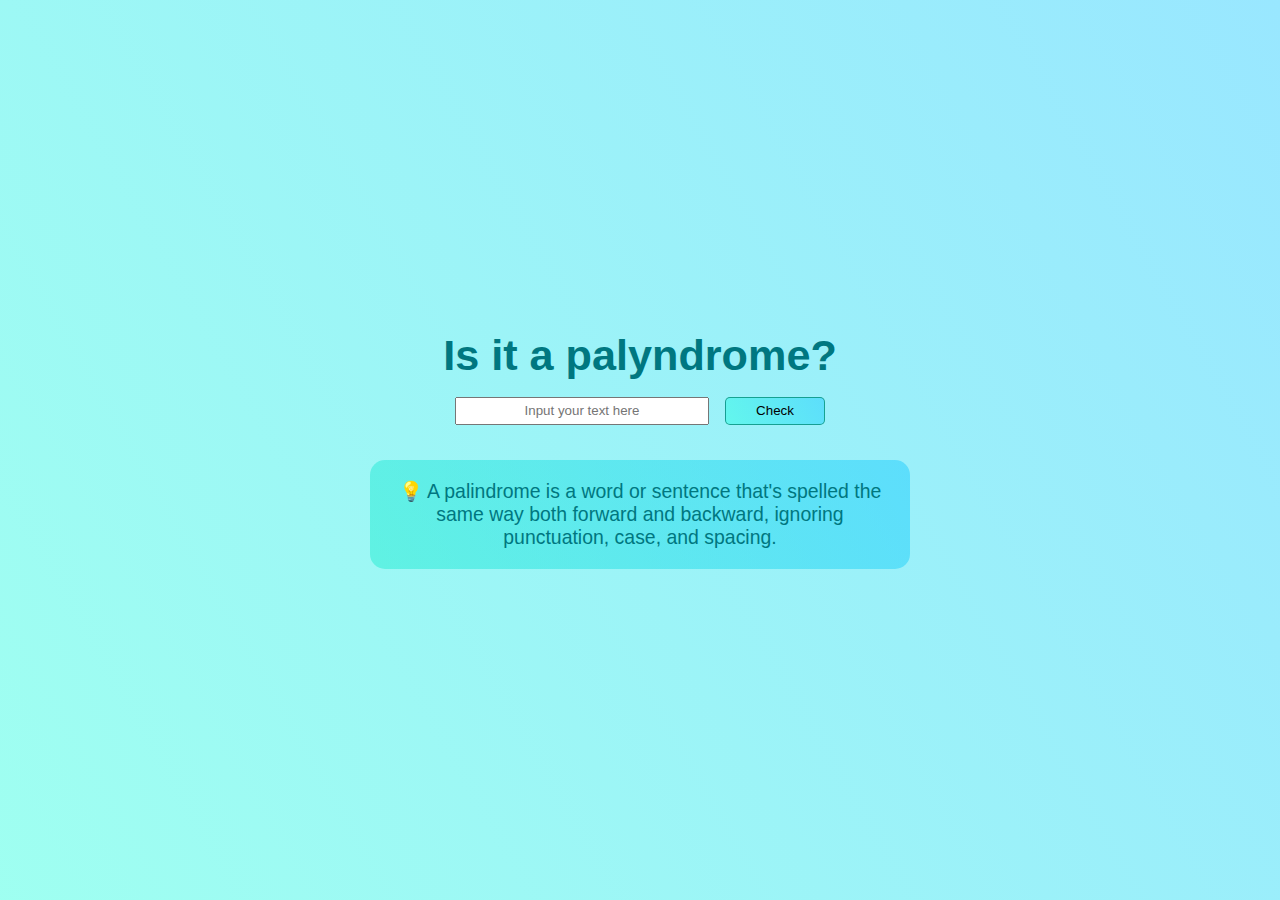
<file: src/pages/palindrome_checker/palindrome_checker.html>
<!DOCTYPE html>
<html>

<head>
  <meta charset="utf-8">
  <meta name="viewport" content="width=device-width, initial-scale=0.5">
  <link rel="stylesheet" href="./styles.css">
  <title>Palindrome Checker</title>
</head>

<body>
  <div class="container">
    <h1 id="main-text">Is it a palyndrome?</h1>
    <div id="inp">
      <input type="text" id="text-input" placeholder="Input your text here">
      <button id="check-btn">Check</button>
      <p id="result"></p>
    </div>
    <div id="tip">
      <p>💡 A palindrome is a word or sentence that's spelled the same way both forward and backward, ignoring punctuation, case, and spacing.</p>
    </div>
  </div>

  <script src="./script.js"></script>
</body>
</html>
</file>
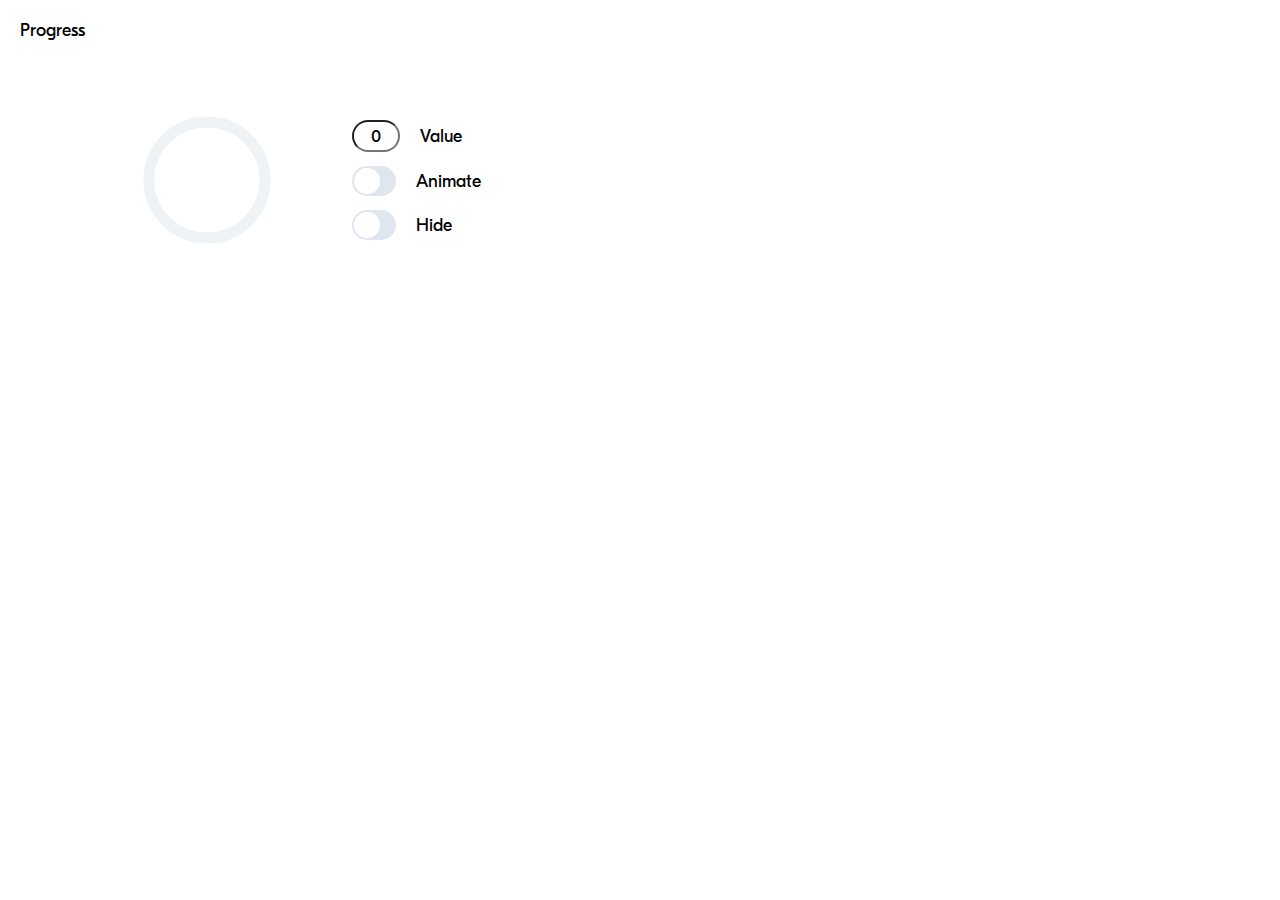
<file: src/pages/progress-bar-reusable/progress-bar-reusable.html>
<!DOCTYPE html>
<html lang="en">
<head>
  <meta charset="UTF-8">
  <meta name="viewport" content="width=device-width, initial-scale=1.0">
  <link rel="stylesheet" href="./styles.css">
  <title>Progress Bar App</title>
</head>
<body>
  <script src="./Progress.js"></script>
  <script src="./script.js"></script>
</body>
</html>
</file>
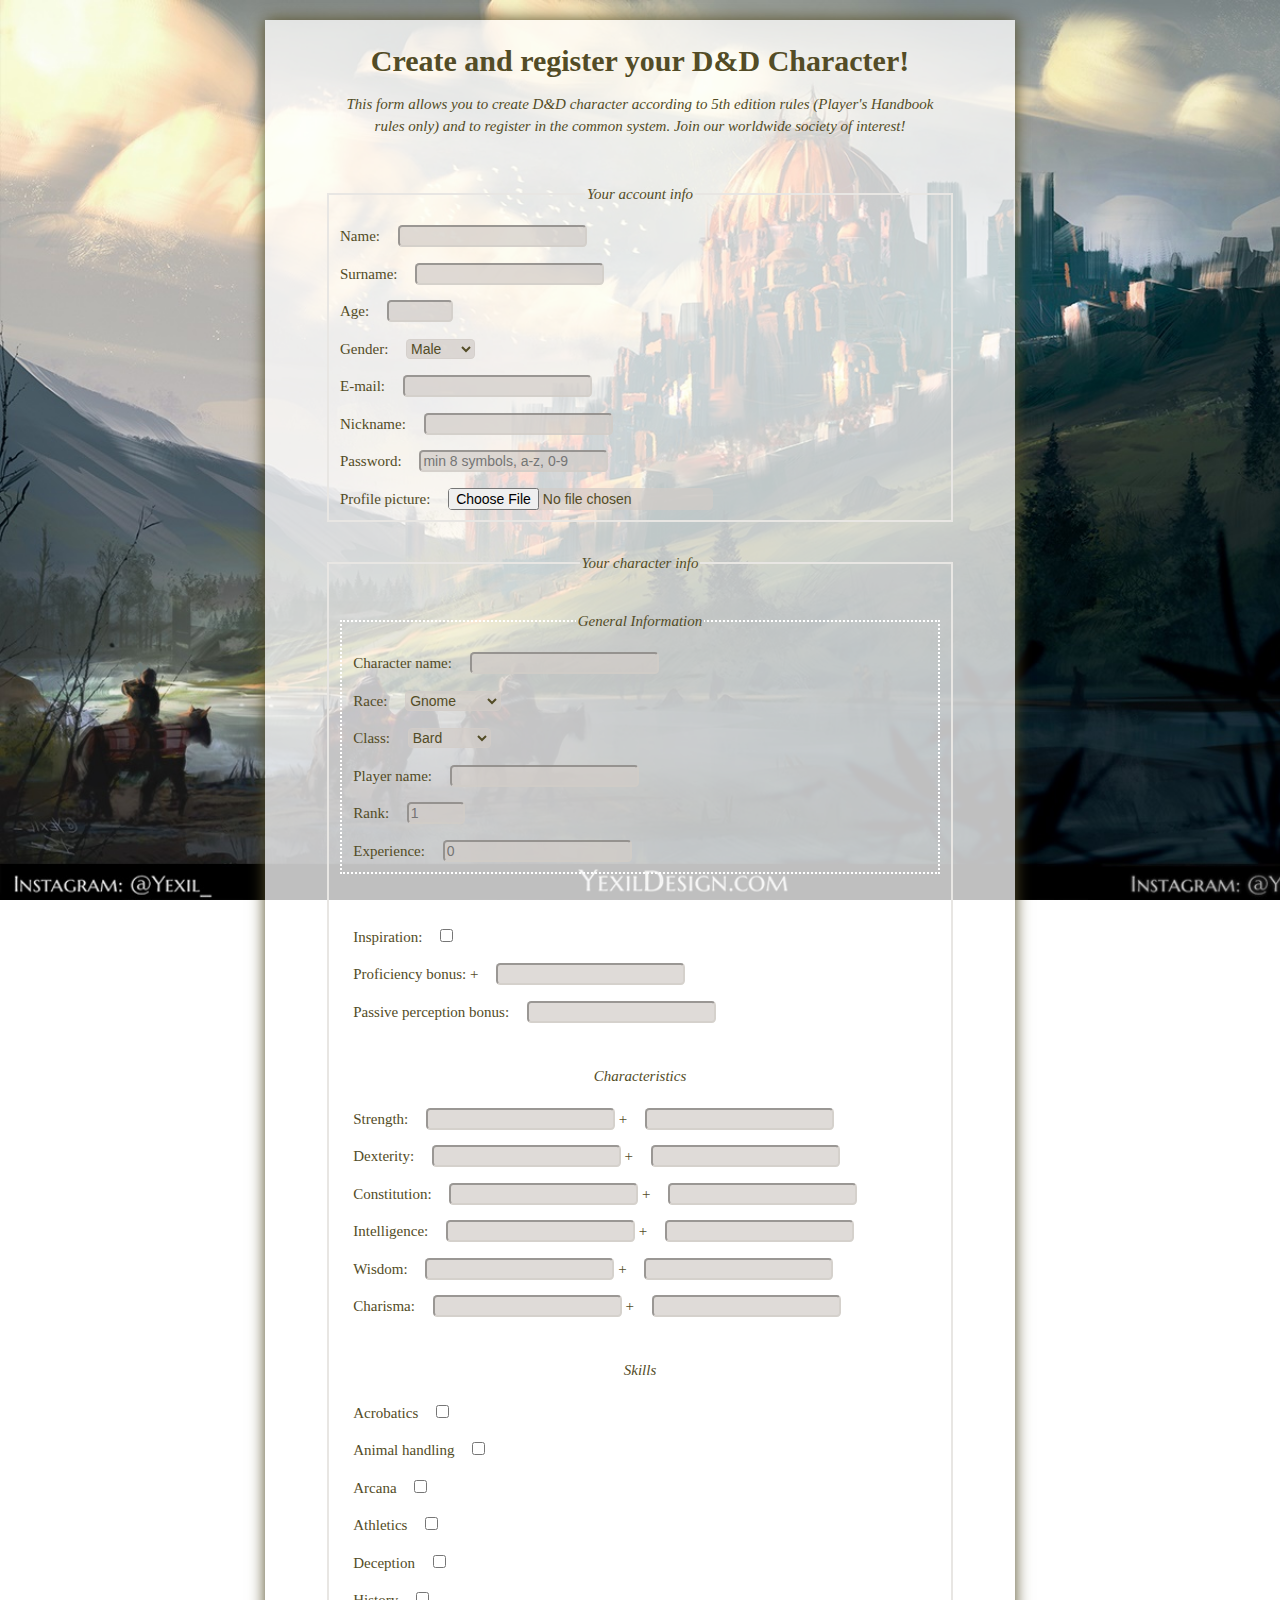
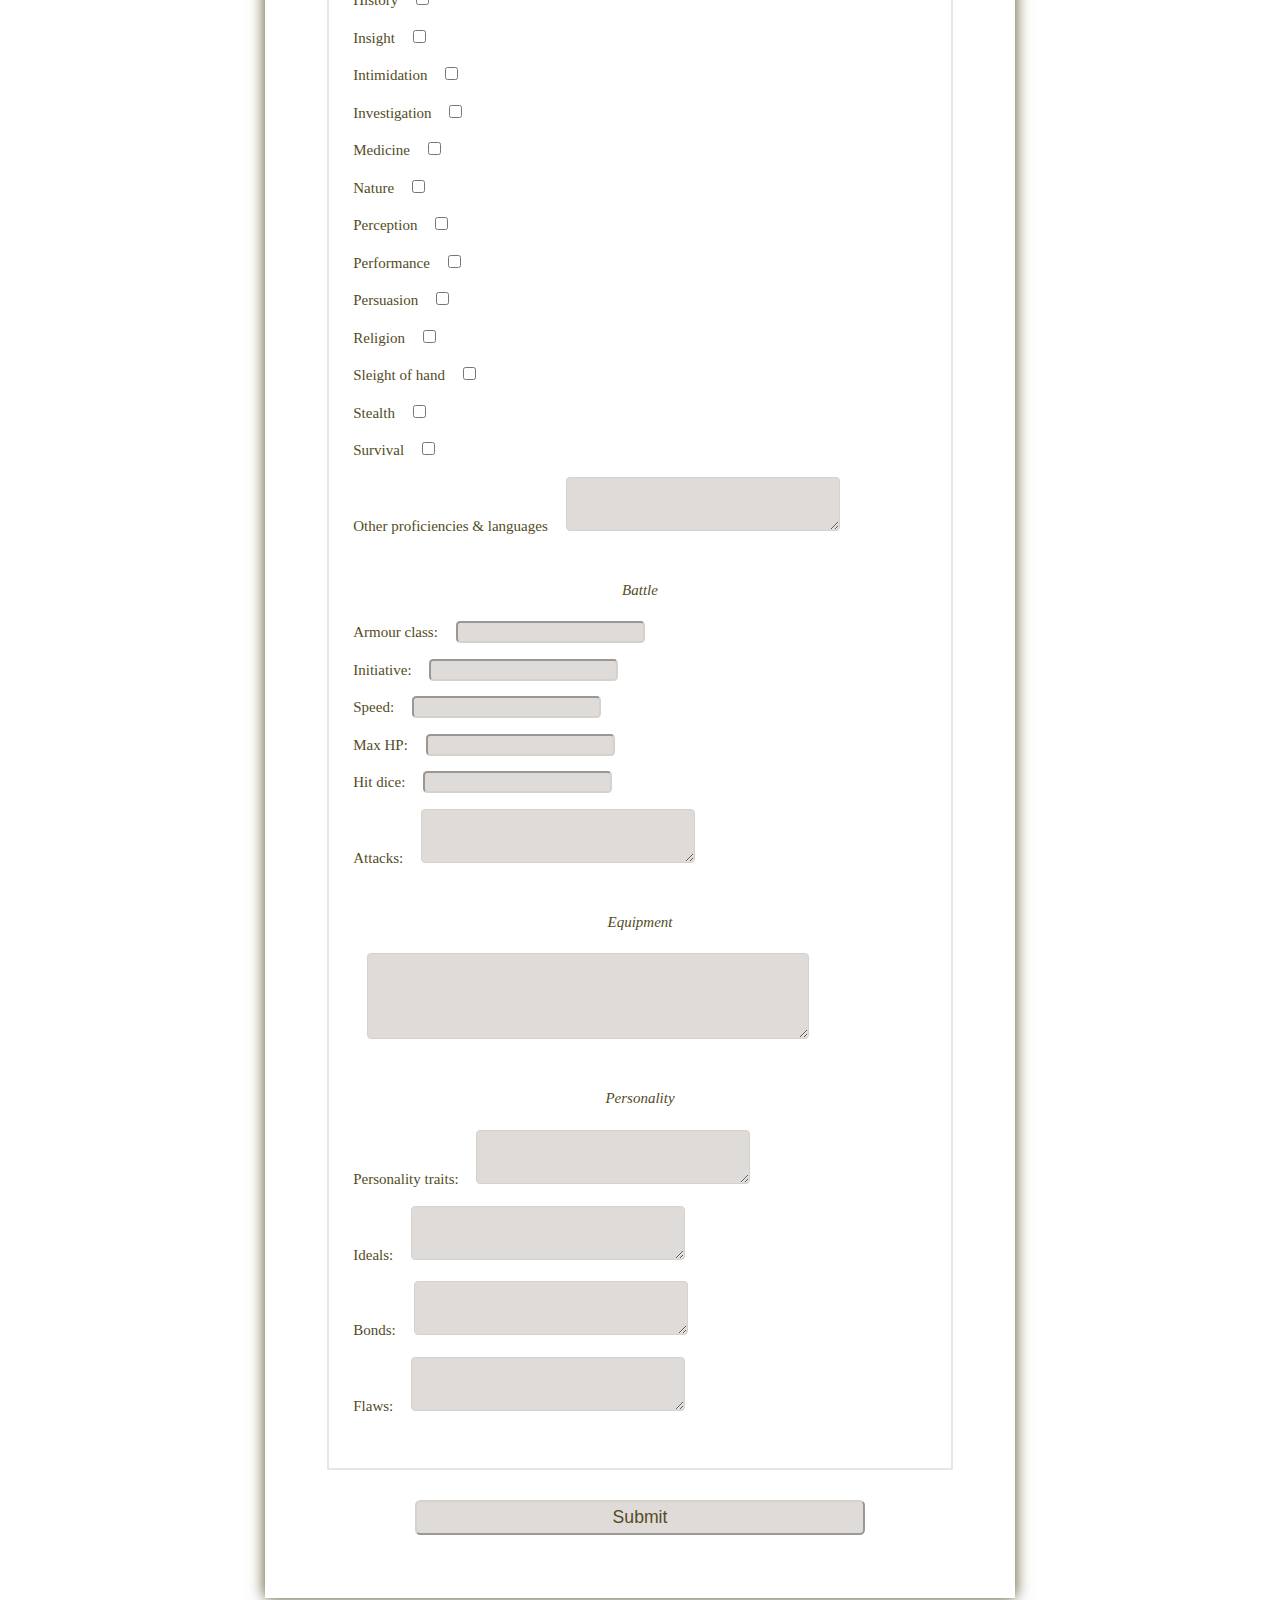
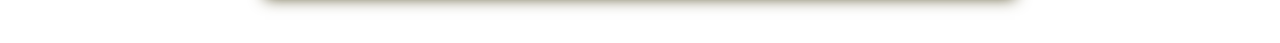
<file: src/pages/registration-page/register-your-DnD-character.html>
<!DOCTYPE html>
<html lang='en'>
  <head>
    <meta charset='utf-8'>
    <meta name="viewport" content="width=device-width, initial-scale=1.0">
    <meta content="true" name="HandheldFriendly">
    <meta content="width" name="MobileOptimized">
    <link rel='stylesheet' href='styles.css'>
    <title>Create and register your D&D Character</title>
  </head>

  <body>
    <div class='mainscreen'>
    <h1 id='title'>Create and register your D&D Character!</h1>
    <p id='description' class='italic'>This form allows you to create D&D character according to 5th edition rules (Player's Handbook rules only) and to register in the common system. Join our worldwide society of interest!</p>
    <form id='survey-form' method='POST'>
      
      <!-- ACCOUNT INFO -->
      
      <fieldset class='main-border'>
        <legend>Your account info</legend>
        <label for='name'> Name: <input type='text' id='name' name='name' autocomplete="off" required></label>
        <label for='surname' >Surname: <input type='text' id='surname' name='surname'></label>
        <label for='age'>Age: <input type='number' id='age' name='age' min='6' max='120' required></label>
        <label for='gender'>Gender: <select id='gender' name='gender'>
          <option value='1'>Male</option>
          <option value='2'>Female</option>
          <option value='3'>Other</option>
          </select></label>
        <label for='email'>E-mail: <input type='email' id='email' name='email' autocomplete="off" required></label>
        <label for='nickname'>Nickname: <input type='text' id='nickname' name='nickname'></label>
        <label for='password'>Password: <input type='password' id='password' name='password' pattern='[a-z0-9]{8,}' placeholder='min 8 symbols, a-z, 0-9' reqired></label>
        <label for='profile-picture'>Profile picture: <input type='file' id='profile-picture' name='profile-picture'></label>
      </fieldset>

      <!-- CHARACTER INFO -->

      <fieldset class='main-border'>
        <legend>Your character info</legend>
        <fieldset>
          <legend>General Information</legend>
        <label for='character-name'> Character name: <input type='text' id='character-name' name='character-name' required></label>
        <label for='character-race'> Race: <select id='character-race' name='character-race' required >
          <option value='Gnome'>Gnome</option>
          <option value='Dwarf'>Dwarf</option>
          <option value='Dragonborn'>Dragonborn</option>
          <option value='Half-orc'>Half-orc</option>
          <option value='Halfling'>Halfling</option>
          <option value='Half-elf'>Half-elf</option>
          <option value='Tiefling'>Tiefling</option>
          <option value='Human'>Human</option>
          <option value='Elf'>Elf</option>
          </select>
        </label>
        <label for='character-class'>Class: <select id='character-class' name='character-class' required>
          <option value='Bard'>Bard</option>
          <option value='Barbarian'>Barbarian</option>
          <option value='Fighter'>Fighter</option>
          <option value='Wizard'>Wizard</option>
          <option value='Druid'>Druid</option>
          <option value='Cleric'>Cleric</option>
          <option value='Warlock'>Warlock</option>
          <option value='Monk'>Monk</option>
          <option value='Paladin'>Paladin</option>
          <option value='Rogue'>Rogue</option>
          <option value='Ranger'>Ranger</option>
          <option value='Sorcerer'>Sorcerer</option>
          </select></label>
          <label for='player-name'>Player name: <input type='text' id='player-name' name='player-name' ></label>
          <label for='character-rank'>Rank: <input type='number' id='character-rank' name='character-rank' min='1' max='20' placeholder='1' required></label>
          <label for='character-experience'>Experience: <input type='number' id='character-experience' name='character-experience' placeholder='0' required></label>
        </fieldset>

<!--_________________________-->

        <fieldset>
          <label for='inspiration'>Inspiration: <input type='checkbox' id='inspiration' name='inspiration' required></label>
          <label for='proficiency'>Proficiency bonus: + <input type='number' id='proficiency' name='proficiency'></label>
          <label for='perception'>Passive perception bonus: <input type='number' id='perception' name='perception'></label>
        </fieldset>

<!--_________________________-->

        <fieldset>
          <legend>Characteristics</legend>
          <label for='stat-strength-main'>Strength: <input type='number' id='stat-strength-main' name='stat-strength-base'> + <input type='number' id='stat-strength-additional' name='stat-strength-mod'></label>
          <label for='stat-dexterity-main'>Dexterity: <input type='number' id='stat-dexterity-main' name='stat-dexterity-base'> + <input type='number' id='stat-dexterity-additional' name='stat-dexterity-mod'></label>
          <label for='stat-constitution-main'>Constitution: <input type='number' id='stat-constitution-main' name='stat-constitution-base'> + <input type='number' id='stat-constitution-additional' name='stat-constitution-mod'></label>
          <label for='stat-intelligence-main'>Intelligence: <input type='number' id='stat-intelligence-main' name='stat-intelligence-base'> + <input type='number' id='stat-intelligence-additional' name='stat-intelligence-mod'></label>
          <label for='stat-wisdom-main'>Wisdom: <input type='number' id='stat-wisdom-main' name='stat-wisdom-base'> + <input type='number' id='stat-wisdom-additional' name='stat-wisdom-mod'></label>
          <label for='stat-charisma-main'>Charisma: <input type='number' id='stat-charisma-main' name='stat-charisma-base'> + <input type='number' id='stat-charisma-additional' name='stat-charisma-mod'></label>
        </fieldset>
        
<!--_________________________-->
        
        <fieldset>
          <legend>Skills</legend>
          <label for='skill-acrobatics'>Acrobatics <input type='checkbox' id='skill-acrobatics' name='skill-acrobatics'></label>
          <label for='skill-animal-handling'>Animal handling <input type='checkbox' id='skill-animal-handling' name='skill-animal-handling'></label>
          <label for='skill-arcana'>Arcana <input type='checkbox' id='skill-arcana' name='skill-arcana'></label>
          <label for='skill-athletics'>Athletics <input type='checkbox' id='skill-athletics' name='skill-athletics'></label>
          <label for='skill-deception'>Deception <input type='checkbox' id='skill-deception' name='skill-deception'></label>
          <label for='skill-history'>History <input type='checkbox' id='skill-history' name='skill-history'></label>
          <label for='skill-insight'>Insight <input type='checkbox' id='skill-insight' name='skill-insight'></label>
          <label for='skill-intimidation'>Intimidation <input type='checkbox' id='skill-intimidation' name='skill-intimidation'></label>
          <label for='skill-investigation'>Investigation <input type='checkbox' id='skill-investigation' name='skill-investigation'></label>
          <label for='skill-medicine'>Medicine <input type='checkbox' id='skill-medicine' name='skill-medicine'></label>
          <label for='skill-nature'>Nature <input type='checkbox' id='skill-nature' name='skill-nature'></label>
          <label for='skill-perception'>Perception <input type='checkbox' id='skill-perception' name='skill-perception'></label>
          <label for='skill-performance'>Performance <input type='checkbox' id='skill-performance' name='skill-performance'></label>
          <label for='skill-persuasion'>Persuasion <input type='checkbox' id='skill-persuasion' name='skill-persuasion'></label>
          <label for='skill-religion'>Religion <input type='checkbox' id='skill-religion' name='skill-religion'></label>
          <label for='skill-sleight-of-hand'>Sleight of hand <input type='checkbox' id='skill-sleight-of-hand' name='skill-sleight-of-hand'></label>
          <label for='skill-stealth'>Stealth <input type='checkbox' id='skill-stealth' name='skill-stealth'></label>
          <label for='skill-survival'>Survival <input type='checkbox' id='skill-survival' name='skill-survival'></label>
          <label for='skill-other-lang'>Other proficiencies & languages <textarea id='skill-other-lang' name='skill-other-lang' rows='3' cols='30'></textarea></label>
        </fieldset>
<!--_________________________-->

        <fieldset>
          <legend>Battle</legend>
          <label for='battle-armour'>Armour class: <input type='number' id='battle-armour' name='battle-armour' required></label>
          <label for='battle-initiative'>Initiative: <input type='number' id='battle-initiative' name='battle-initiative' required></label>
          <label for='battle-speed'>Speed: <input type='number' id='battle-speed' name='battle-speed' required></label>
          <label for='battle-hp'>Max HP: <input type='number' id='battle-hp' name='battle-hp' required></label>
          <label for='battle-hit-dice'>Hit dice: <input type='text' id='battle-hit-dice' name='battle-hit-dice' required></label>
          <label for='battle-attacks'>Attacks: <textarea id='battle-attacks' name='battle-attacks' rows='3' cols='30'></textarea></label>
        </fieldset>

<!--_________________________-->

        <fieldset>
          <legend>Equipment</legend>
          <label for='equip'><textarea id='equip' name='equip' rows='5' cols='50'></textarea></label>
        </fieldset>

<!--_________________________-->

        <fieldset>
          <legend>Personality</legend>
          <label for='pers-traits'>Personality traits: <textarea id='pers-traits' name='pers-traits' rows='3' cols='30'></textarea></label>
          <label for='pers-ideals'>Ideals: <textarea id='pers-ideals' name='pers-ideals' rows='3' cols='30'></textarea></label>
          <label for='pers-bonds'>Bonds: <textarea id='pers-bonds' name='pers-bonds' rows='3' cols='30'></textarea></label>
          <label for='pers-flaws'>Flaws: <textarea id='pers-flaws' name='pers-flaws' rows='3' cols='30'></textarea></label>
        </fieldset>

<!--_________________________-->

<!--____END_OF_CHAR_BLOCK____-->

      </fieldset>
      <input type="submit" value="Submit" >
    </form>
    </div>
  </body>
</html>
</file>
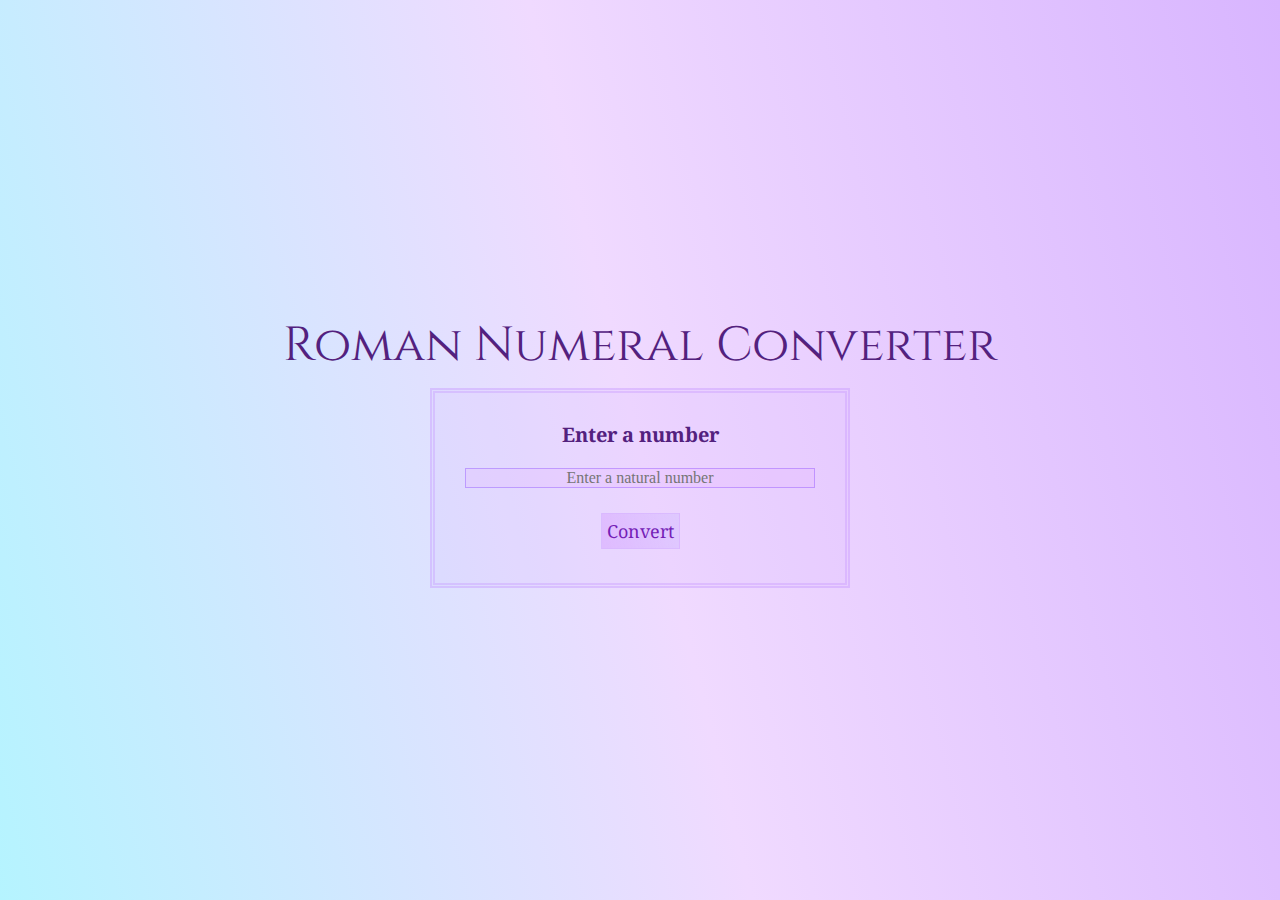
<file: src/pages/roman-numeral-converter/roman-numeral-converter.html>
<!DOCTYPE html>
<html lang="en">
  <head>
    <meta charset="utf-8">
    <meta name="viewport" content="width=device-width, initial-scale=0.5">
    <link rel="stylesheet" href="./styles.css">
    <link rel="preconnect" href="https://fonts.googleapis.com">
    <link rel="preconnect" href="https://fonts.gstatic.com" crossorigin>
    <link href="https://fonts.googleapis.com/css2?family=Cinzel:wght@400..900&display=swap" rel="stylesheet">
    <link href="https://fonts.googleapis.com/css2?family=Noto+Serif:ital,wght@0,100..900;1,100..900&display=swap" rel="stylesheet">
    <title>Roman Numeral Converter</title>
  </head>
  <body>
    <div id="container">
      <!--Logo-->
      <h1>Roman Numeral Converter</h1>
      <div id="inp-div">
        <h2>Enter a number</h2>
        <input id="number" type="number" placeholder="Enter a natural number" required/>
        <button id="convert-btn">Convert</button>
      </div>
      <div id="output" class="output" hidden></div>
    </div>

  <script src="./script.js"></script>
  </body>
</html>
</file>
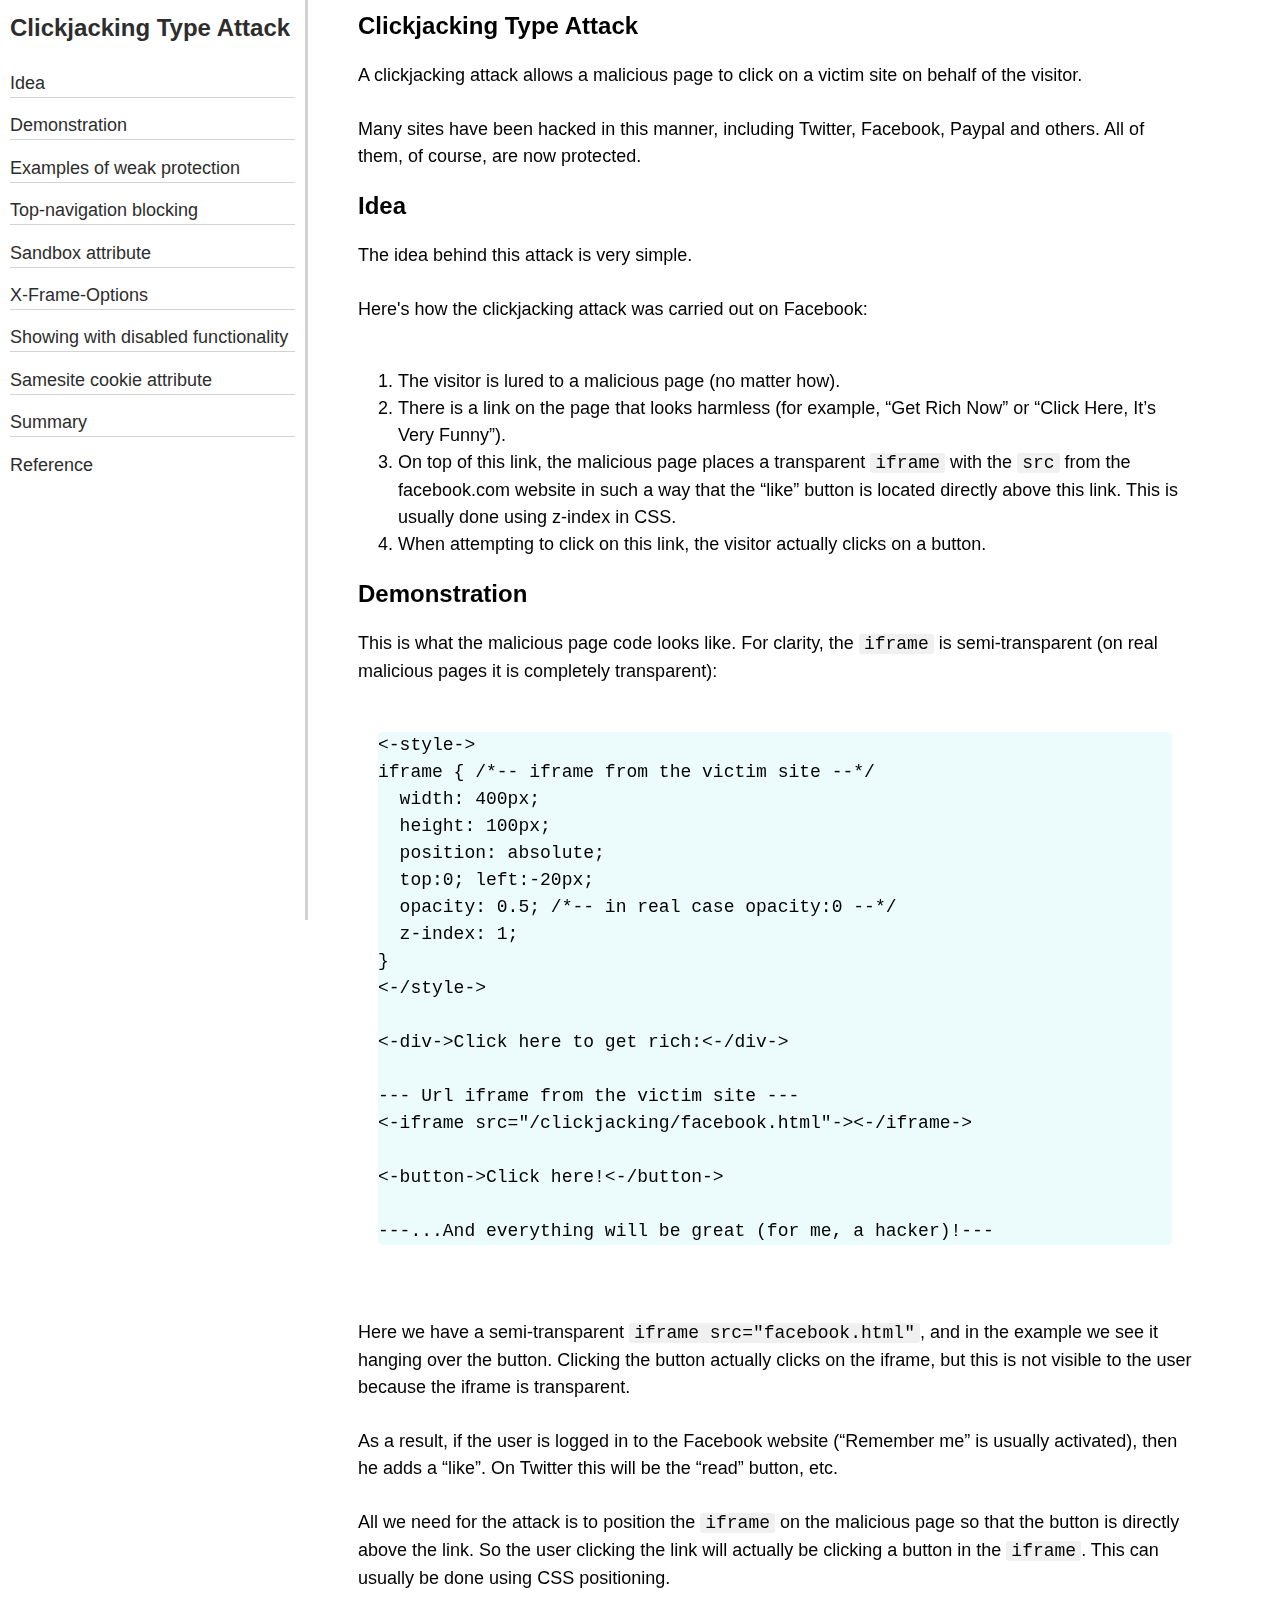
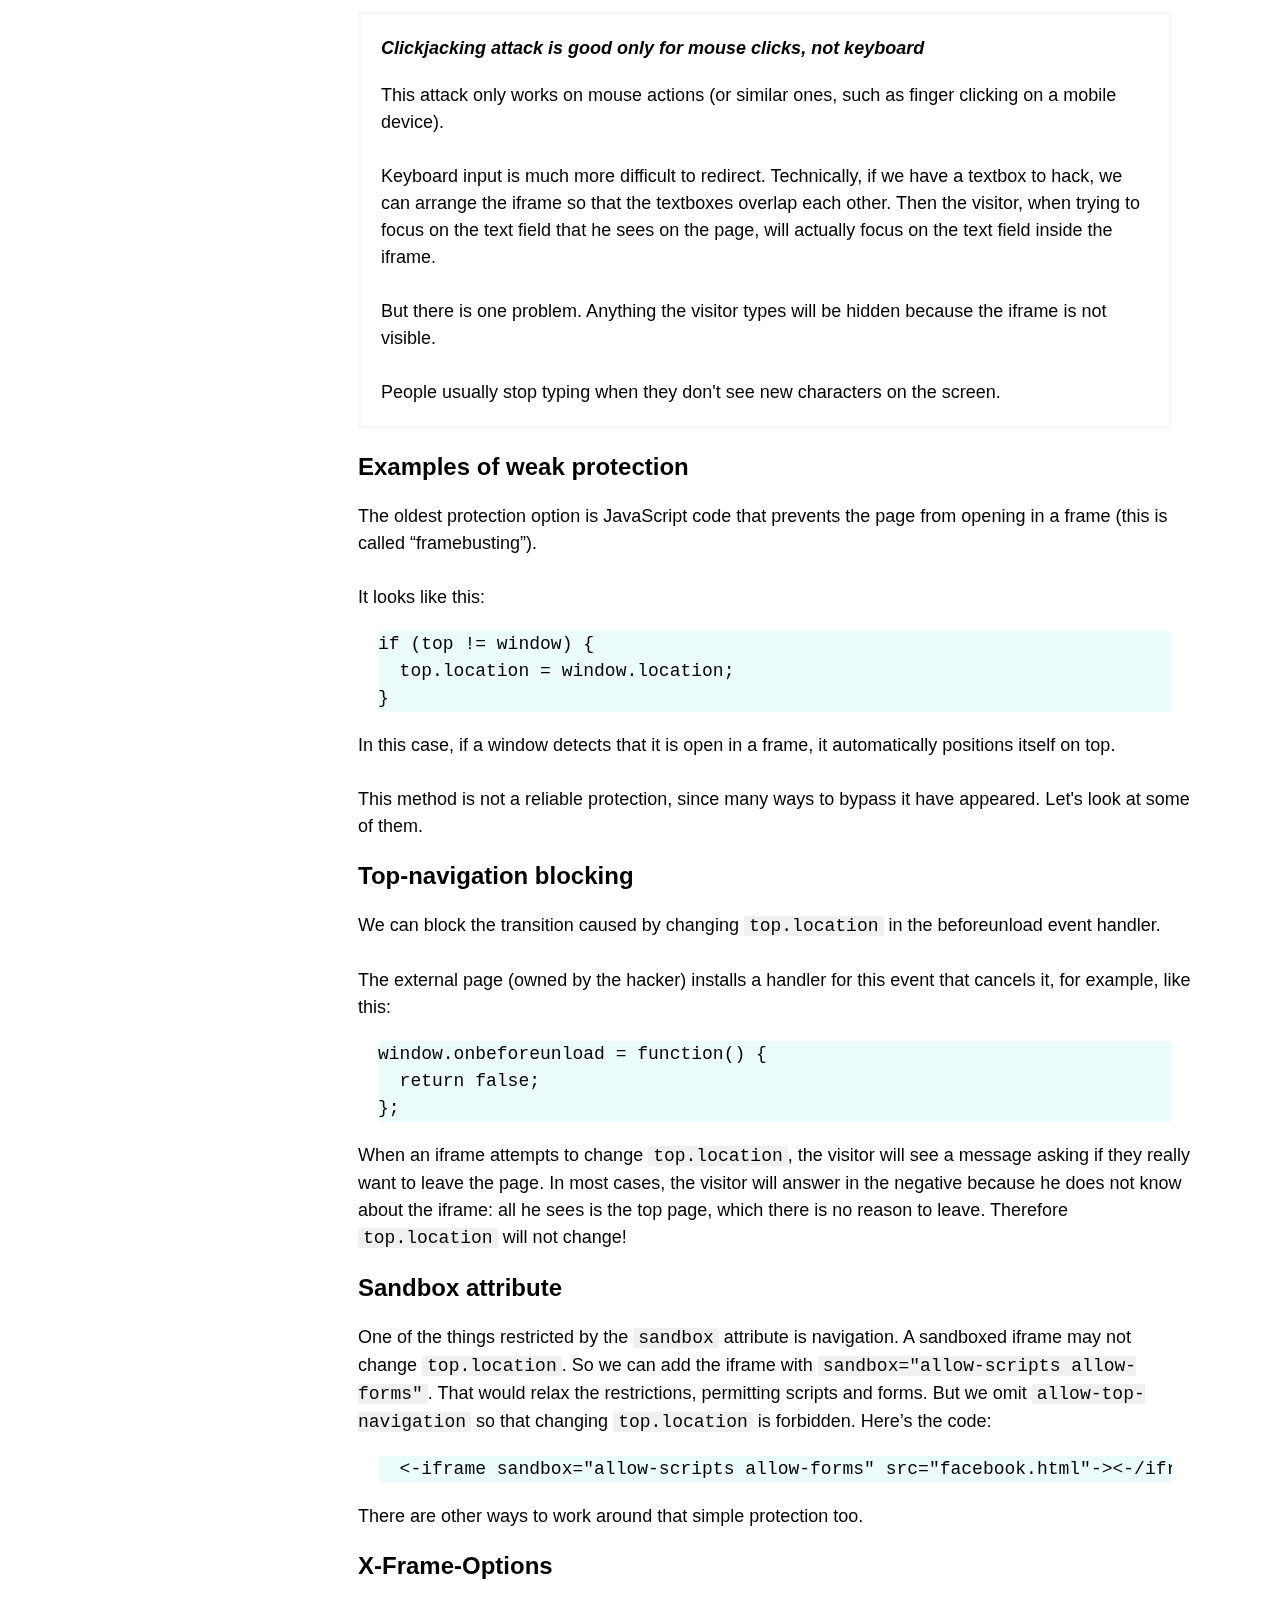
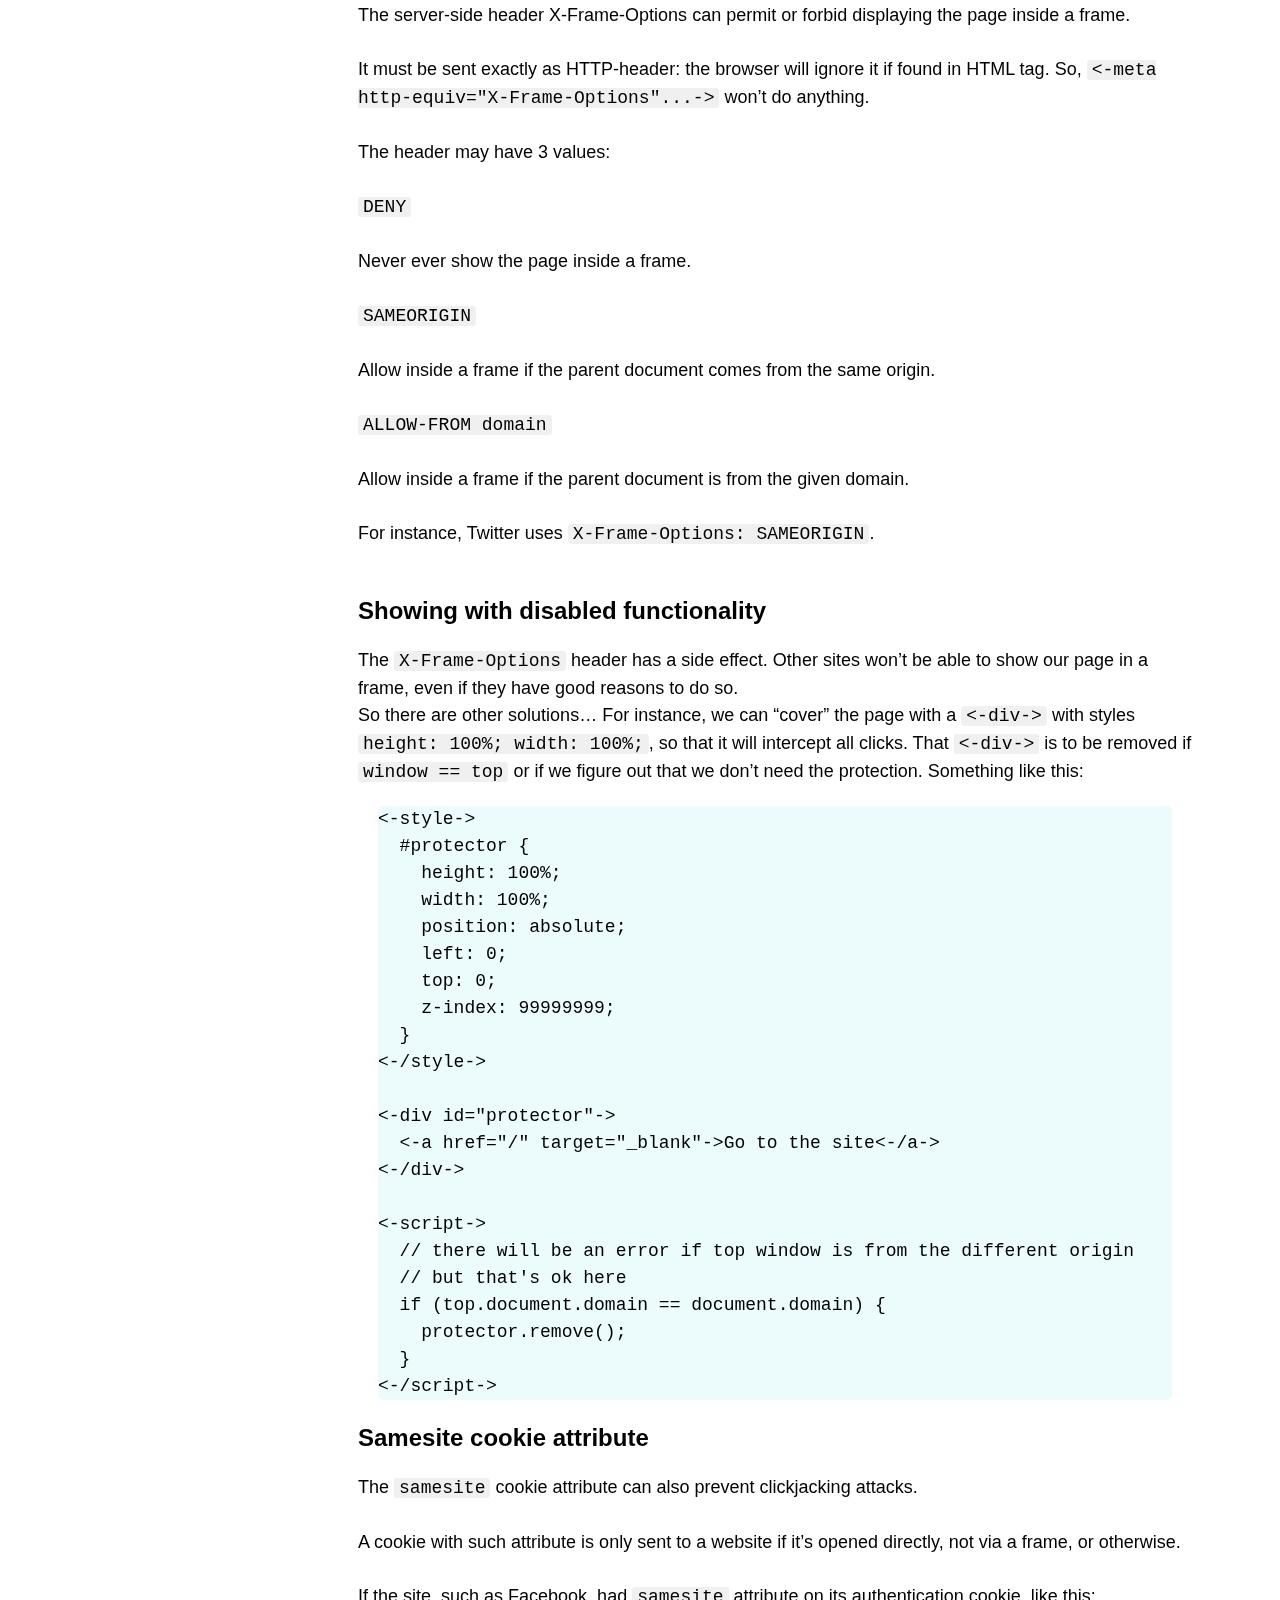
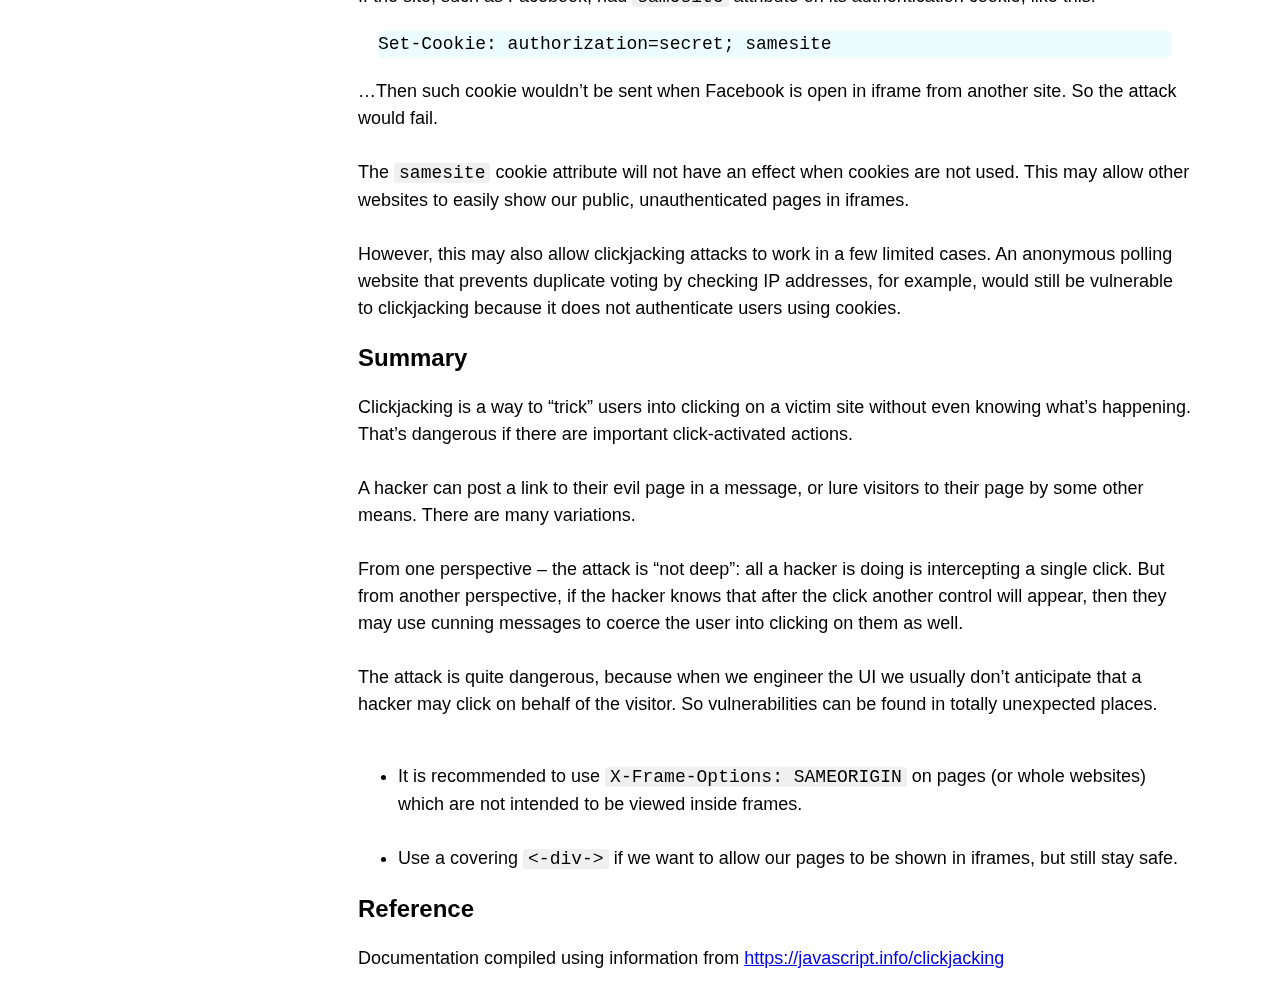
<file: src/pages/technical-documentation/clickjacking-type-attack.html>
<!DOCTYPE html>
<html>
  <head>
    <meta charset='utf-8'>
    <meta name='viewport' content='width=device-width, initial-scale=1.0'>
    <meta name="viewport" content="width=device-width, initial-scale=1.0">
    <meta content="true" name="HandheldFriendly">
    <meta content="width" name="MobileOptimized">
    <link rel='stylesheet' href='./styles.css'>
    <title>Clickjacking Type Attack</title>
  </head>

  <body>
    <nav id='navbar'>
      <header> <a href='#Clickjacking_Type_Attack' class='nav-link'>Clickjacking Type Attack</a></header>
      <ul>
      <li><a href='#Idea' class='nav-link'>Idea</a></li>
      <li><a href='#Demonstration' class='nav-link'>Demonstration</a></li>
      <li><a href='#Examples_of_weak_protection' class='nav-link'>Examples of weak protection</a></li>
      <li><a href='#Top-navigation_blocking' class='nav-link'>Top-navigation blocking</a></li>
      <li><a href='#Sandbox_attribute' class='nav-link'>Sandbox attribute</a></li>
      <li><a href='#X-Frame-Options' class='nav-link'>X-Frame-Options</a></li>
      <li><a href='#Showing_with_disabled_functionality' class='nav-link'>Showing with disabled functionality</a></li>
      <li><a href='#Samesite_cookie_attribute' class='nav-link'>Samesite cookie attribute</a></li>
      <li><a href='#Summary' class='nav-link'>Summary</a></li>
      <li><a href='#Reference' class='nav-link'>Reference</a></li>
      </ul>
    </nav>



    <main id='main-doc'>

      <section class='main-section' id='Clickjacking_Type_Attack'>
      <header>Clickjacking Type Attack</header>
      <p>A clickjacking attack allows a malicious page to click on a victim site on behalf of the visitor. <br /><br />
Many sites have been hacked in this manner, including Twitter, Facebook, Paypal and others. All of them, of course, are now protected.</p>
      </section>

      <section class='main-section' id='Idea'>
      <header>Idea</header>
      <p>The idea behind this attack is very simple. <br /><br />

Here's how the clickjacking attack was carried out on Facebook:<br /><br />

     <ol> <li>The visitor is lured to a malicious page (no matter how).</li>
     <li>There is a link on the page that looks harmless (for example, “Get Rich Now” or “Click Here, It’s Very Funny”).</li>
     <li>On top of this link, the malicious page places a transparent <code>iframe</code> with the <code>src</code> from the facebook.com website in such a way that the “like” button is located directly above this link. This is usually done using z-index in CSS. </li>
     <li>When attempting to click on this link, the visitor actually clicks on a button.</li></ol>
     </p>
      </section>

      <section class='main-section' id='Demonstration'>
      <header>Demonstration</header>
      <p>This is what the malicious page code looks like. For clarity, the <code>iframe</code> is semi-transparent (on real malicious pages it is completely transparent):<br /><br />
      <pre>
<-style->
iframe { /*-- iframe from the victim site --*/
  width: 400px;
  height: 100px;
  position: absolute;
  top:0; left:-20px;
  opacity: 0.5; /*-- in real case opacity:0 --*/
  z-index: 1;
}
<-/style->

<-div->Click here to get rich:<-/div->

--- Url iframe from the victim site ---
<-iframe src="/clickjacking/facebook.html"-><-/iframe->

<-button->Click here!<-/button->

---...And everything will be great (for me, a hacker)!---
</pre><br /><br />
Here we have a semi-transparent <code>iframe src="facebook.html"</code>, and in the example we see it hanging over the button. Clicking the button actually clicks on the iframe, but this is not visible to the user because the iframe is transparent.<br /><br />

As a result, if the user is logged in to the Facebook website (“Remember me” is usually activated), then he adds a “like”. On Twitter this will be the “read” button, etc.<br /><br />

All we need for the attack is to position the <code>iframe</code> on the malicious page so that the button is directly above the link. So the user clicking the link will actually be clicking a button in the <code>iframe</code>. This can usually be done using CSS positioning.
        <div class='additional-info'>
          <h4>Clickjacking attack is good only for mouse clicks, not keyboard</h4>
          <p>This attack only works on mouse actions (or similar ones, such as finger clicking on a mobile device).<br /><br />

Keyboard input is much more difficult to redirect. Technically, if we have a textbox to hack, we can arrange the iframe so that the textboxes overlap each other. Then the visitor, when trying to focus on the text field that he sees on the page, will actually focus on the text field inside the iframe.<br /><br />

But there is one problem. Anything the visitor types will be hidden because the iframe is not visible.<br /><br />

People usually stop typing when they don't see new characters on the screen.</p>
        </div>
      </p>
      </section>

      <section class='main-section' id='Examples_of_weak_protection'>
        <header>Examples of weak protection</header>
        <p>The oldest protection option is JavaScript code that prevents the page from opening in a frame (this is called “framebusting”).<br /><br />

It looks like this:
<pre>if (top != window) {
  top.location = window.location;
}</pre>

In this case, if a window detects that it is open in a frame, it automatically positions itself on top. <br /><br />

This method is not a reliable protection, since many ways to bypass it have appeared. Let's look at some of them.
</p>
      </section>

      <section class='main-section' id='Top-navigation_blocking'>
        <header>Top-navigation blocking</header>
        <p>We can block the transition caused by changing <code>top.location</code> in the beforeunload event handler.<br /><br />

The external page (owned by the hacker) installs a handler for this event that cancels it, for example, like this:
<pre>window.onbeforeunload = function() {
  return false;
};</pre>
When an iframe attempts to change <code>top.location</code>, the visitor will see a message asking if they really want to leave the page. In most cases, the visitor will answer in the negative because he does not know about the iframe: all he sees is the top page, which there is no reason to leave. Therefore <code>top.location</code> will not change!</p>

      </section>

      <section class='main-section' id='Sandbox_attribute'>
        <header>Sandbox attribute</header>
        <p>One of the things restricted by the <code>sandbox</code> attribute is navigation. A sandboxed iframe may not change <code>top.location</code>.

So we can add the iframe with <code>sandbox="allow-scripts allow-forms"</code>. That would relax the restrictions, permitting scripts and forms. But we omit <code>allow-top-navigation</code> so that changing <code>top.location</code> is forbidden.

Here’s the code:

<pre>
  <-iframe sandbox="allow-scripts allow-forms" src="facebook.html"-><-/iframe->
</pre>

There are other ways to work around that simple protection too.</p>
      </section>

      <section class='main-section' id='X-Frame-Options'>
        <header>X-Frame-Options</header>
        <p>The server-side header X-Frame-Options can permit or forbid displaying the page inside a frame.<br /><br />

It must be sent exactly as HTTP-header: the browser will ignore it if found in HTML <meta> tag. So, <code><-meta http-equiv="X-Frame-Options"...-></code> won’t do anything. <br /><br />

The header may have 3 values: <br /><br />

<code>DENY</code><br /><br />
    Never ever show the page inside a frame.<br /><br />
<code>SAMEORIGIN</code><br /><br />
    Allow inside a frame if the parent document comes from the same origin.<br /><br />
<code>ALLOW-FROM domain</code><br /><br />
    Allow inside a frame if the parent document is from the given domain.<br /><br />

For instance, Twitter uses <code>X-Frame-Options: SAMEORIGIN</code>.<br /><br />

</p>
      </section>

      <section class='main-section' id='Showing_with_disabled_functionality'>
        <header>Showing with disabled functionality</header>
        <p>The <code>X-Frame-Options</code> header has a side effect. Other sites won’t be able to show our page in a frame, even if they have good reasons to do so.<br />

So there are other solutions… For instance, we can “cover” the page with a <code><-div-></code> with styles <code>height: 100%; width: 100%;</code>, so that it will intercept all clicks. That <code><-div-></code> is to be removed if <code>window == top</code> or if we figure out that we don’t need the protection.

Something like this:
<pre>
<-style->
  #protector {
    height: 100%;
    width: 100%;
    position: absolute;
    left: 0;
    top: 0;
    z-index: 99999999;
  }
<-/style->

<-div id="protector"->
  <-a href="/" target="_blank"->Go to the site<-/a->
<-/div->

<-script->
  // there will be an error if top window is from the different origin
  // but that's ok here
  if (top.document.domain == document.domain) {
    protector.remove();
  }
<-/script->
</pre></p>
      </section>

       <section class='main-section' id='Samesite_cookie_attribute'>
        <header>Samesite cookie attribute</header>
        <p>The <code>samesite</code> cookie attribute can also prevent clickjacking attacks.<br /><br />

A cookie with such attribute is only sent to a website if it’s opened directly, not via a frame, or otherwise.<br /><br />

If the site, such as Facebook, had <code>samesite</code> attribute on its authentication cookie, like this:
<pre>Set-Cookie: authorization=secret; samesite</pre>
…Then such cookie wouldn’t be sent when Facebook is open in iframe from another site. So the attack would fail.<br /><br />

The <code>samesite</code> cookie attribute will not have an effect when cookies are not used. This may allow other websites to easily show our public, unauthenticated pages in iframes.<br /><br />

However, this may also allow clickjacking attacks to work in a few limited cases. An anonymous polling website that prevents duplicate voting by checking IP addresses, for example, would still be vulnerable to clickjacking because it does not authenticate users using cookies. </p>
      </section>

       <section class='main-section' id='Summary'>
        <header>Summary</header>
        <p>Clickjacking is a way to “trick” users into clicking on a victim site without even knowing what’s happening. That’s dangerous if there are important click-activated actions. <br /><br />

A hacker can post a link to their evil page in a message, or lure visitors to their page by some other means. There are many variations.<br /><br />

From one perspective – the attack is “not deep”: all a hacker is doing is intercepting a single click. But from another perspective, if the hacker knows that after the click another control will appear, then they may use cunning messages to coerce the user into clicking on them as well.<br /><br />

The attack is quite dangerous, because when we engineer the UI we usually don’t anticipate that a hacker may click on behalf of the visitor. So vulnerabilities can be found in totally unexpected places.<br /><br />

    <ul><li>It is recommended to use <code>X-Frame-Options: SAMEORIGIN</code> on pages (or whole websites) which are not intended to be viewed inside frames.</li><br />
    <li>Use a covering <code><-div-></code> if we want to allow our pages to be shown in iframes, but still stay safe.</li></ul>
</p>
      </section>

      <section class='main-section' id='Reference'>
        <header>Reference</header>
        <p>Documentation compiled using information from <a href='https://javascript.info/clickjacking'> https://javascript.info/clickjacking</a></p>
      </section>

    </main>
  </body>

</html>
</file>
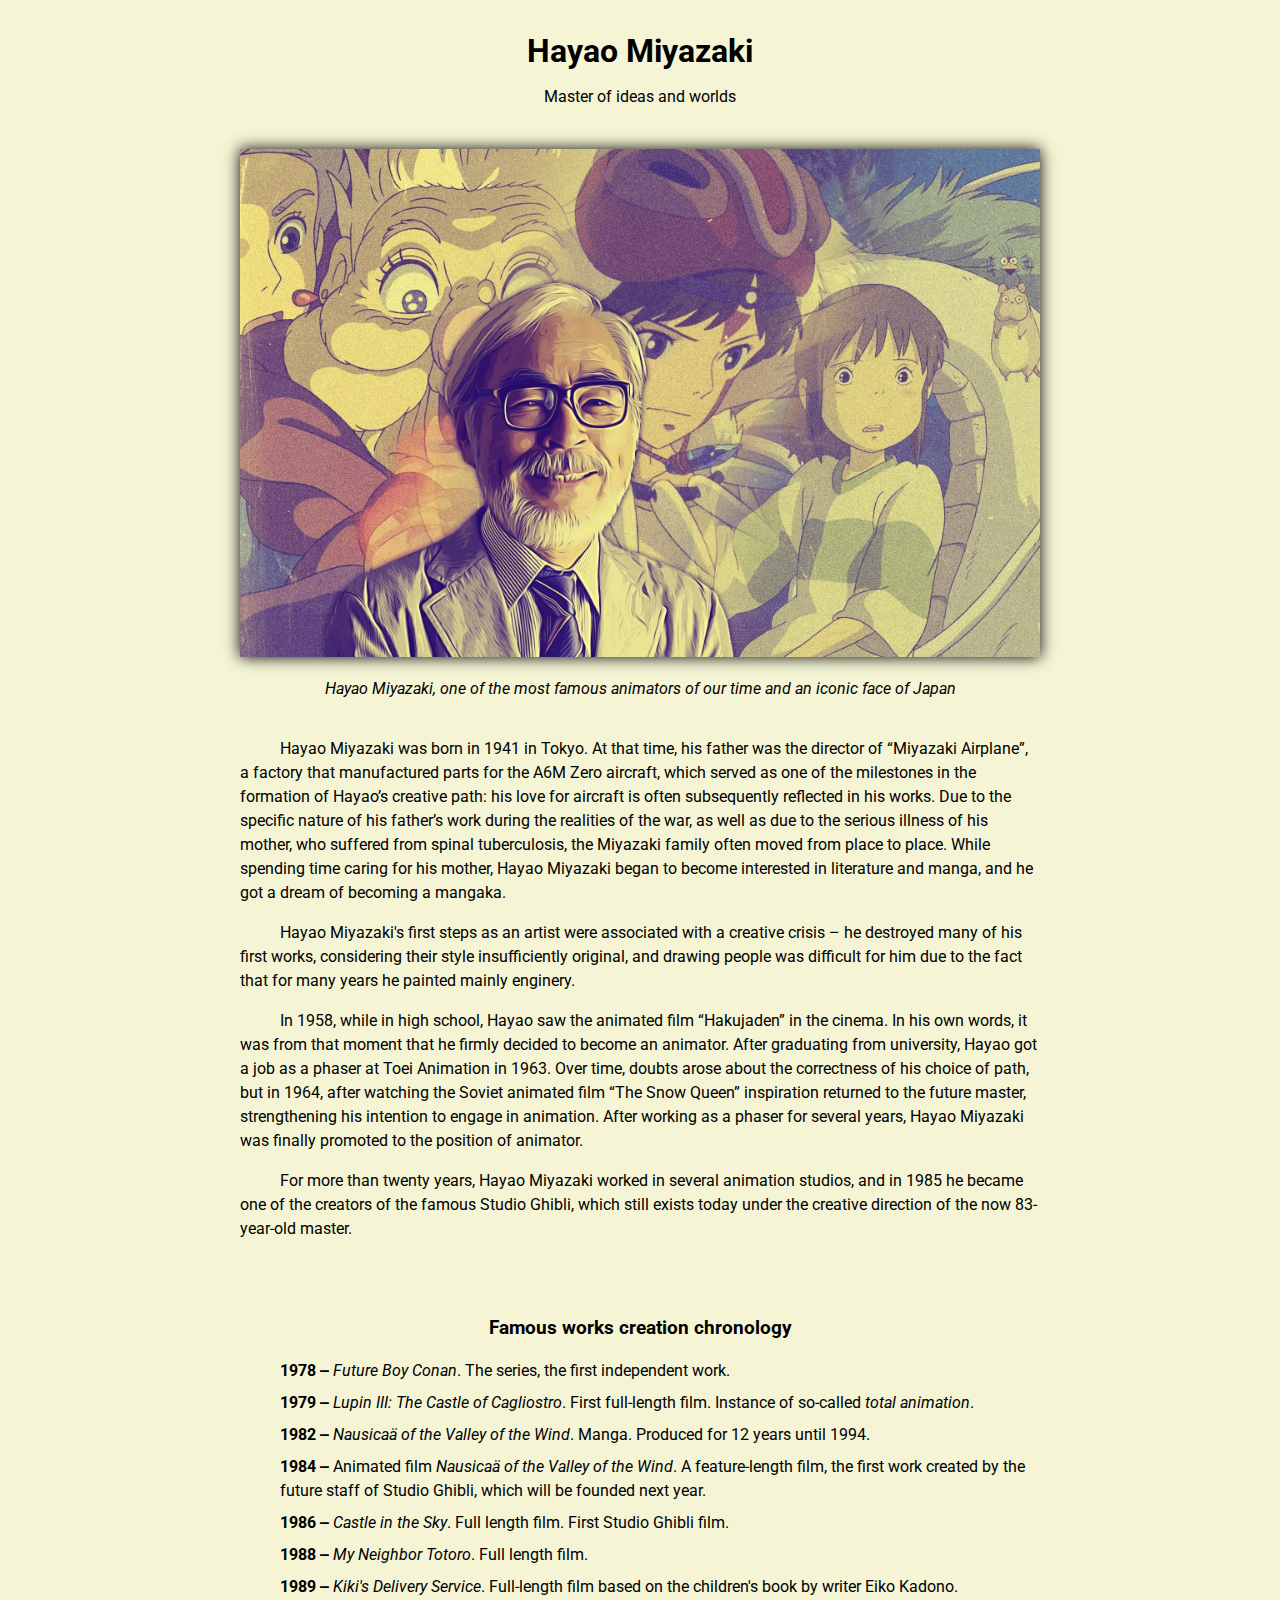
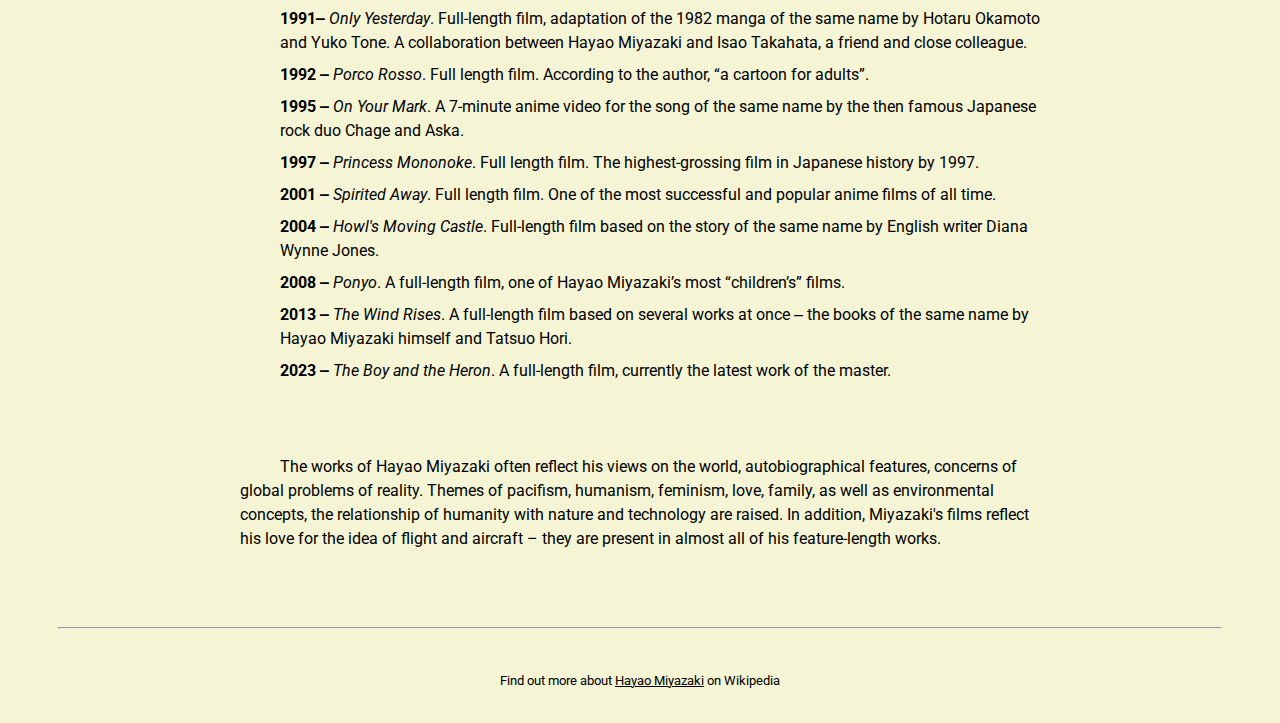
<file: src/pages/tribute-page/hayao-miyazaki-tribute-page.html>
<!DOCTYPE html>
<html lang='en'>
  <head>
    <meta charset='utf-8'>
    <link rel='stylesheet' href='styles.css'>
    <title id='title'>Hayao Miyazaki</title>
  </head>
  <body>
    <main id='main'>
      <h1>Hayao Miyazaki</h1>
      <p>Master of ideas and worlds</p>

<!-- DIV1 -->

      <div id='img-div' class='img-div'>
        <img src='./img-hayao-miyazaki.jpg' id='image' alt='Photo of Hayao Miyazaki' class='main-picture'>
        <figcaption id='img-caption' class='italic'>Hayao Miyazaki, one of the most famous animators of our time and an iconic face of Japan</figcaption>
      </div>

<!-- DIV2 -->

      <div id='tribute-info'>
        <p class='tribute-info-text'>Hayao Miyazaki was born in 1941 in Tokyo. At that time, his father was the director of “Miyazaki Airplane”, a factory that manufactured parts for the A6M Zero aircraft, which served as one of the milestones in the formation of Hayao’s creative path: his love for aircraft is often subsequently reflected in his works. Due to the specific nature of his father’s work during the realities of the war, as well as due to the serious illness of his mother, who suffered from spinal tuberculosis, the Miyazaki family often moved from place to place. While spending time caring for his mother, Hayao Miyazaki began to become interested in literature and manga, and he got a dream of becoming a mangaka. </p>
        <p class='tribute-info-text'>Hayao Miyazaki's first steps as an artist were associated with a creative crisis – he destroyed many of his first works, considering their style insufficiently original, and drawing people was difficult for him due to the fact that for many years he painted mainly enginery. </p>
        <p class='tribute-info-text'>In 1958, while in high school, Hayao saw the animated film “Hakujaden” in the cinema. In his own words, it was from that moment that he firmly decided to become an animator. After graduating from university, Hayao got a job as a phaser at Toei Animation in 1963. Over time, doubts arose about the correctness of his choice of path, but in 1964, after watching the Soviet animated film “The Snow Queen” inspiration returned to the future master, strengthening his intention to engage in animation. After working as a phaser for several years, Hayao Miyazaki was finally promoted to the position of animator. </p>
        <p class='tribute-info-text'>For more than twenty years, Hayao Miyazaki worked in several animation studios, and in 1985 he became one of the creators of the famous Studio Ghibli, which still exists today under the creative direction of the now 83-year-old master.</p>
      </div>

<!-- DIV3 -->

      <div id='tribute-info'>
        <h3>Famous works creation chronology</h3>
        <ul class='milestones-list'>
          <li><strong>1978 ‒ </strong><em>Future Boy Conan</em>. The series, the first independent work.</li>
          <li><strong>1979 ‒ </strong><em>Lupin III: The Castle of Cagliostro</em>. First full-length film. Instance of so-called <em>total animation</em>.</li>
          <li><strong>1982 ‒ </strong><em>Nausicaä of the Valley of the Wind</em>. Manga. Produced for 12 years until 1994.</li>
          <li><strong>1984 ‒ </strong>Animated film <em>Nausicaä of the Valley of the Wind</em>. A feature-length film, the first work created by the future staff of Studio Ghibli, which will be founded next year.</li>
          <li><strong>1986 ‒ </strong><em>Castle in the Sky</em>. Full length film. First Studio Ghibli film.</li>
          <li><strong>1988 ‒ </strong><em>My Neighbor Totoro</em>. Full length film.</li>
          <li><strong>1989 ‒ </strong><em>Kiki's Delivery Service</em>. Full-length film based on the children's book by writer Eiko Kadono.</li>
          <li><strong>1991‒ </strong><em>Only Yesterday</em>. Full-length film, adaptation of the 1982 manga of the same name by Hotaru Okamoto and Yuko Tone. A collaboration between Hayao Miyazaki and Isao Takahata, a friend and close colleague.</li>
          <li><strong>1992 ‒ </strong><em>Porco Rosso</em>. Full length film. According to the author, “a cartoon for adults”.</li>
          <li><strong>1995 ‒ </strong><em>On Your Mark</em>. A 7-minute anime video for the song of the same name by the then famous Japanese rock duo Chage and Aska.</li>
          <li><strong>1997 ‒ </strong><em>Princess Mononoke</em>. Full length film. The highest-grossing film in Japanese history by 1997.</li>
          <li><strong>2001 ‒ </strong><em>Spirited Away</em>. Full length film. One of the most successful and popular anime films of all time.</li>
          <li><strong>2004 ‒ </strong><em>Howl's Moving Castle</em>. Full-length film based on the story of the same name by English writer Diana Wynne Jones.</li>
          <li><strong>2008 ‒ </strong><em>Ponyo</em>. A full-length film, one of Hayao Miyazaki’s most “children’s” films.</li>
          <li><strong>2013 ‒ </strong><em>The Wind Rises</em>. A full-length film based on several works at once ‒ the books of the same name by Hayao Miyazaki himself and Tatsuo Hori.</li>
          <li><strong>2023 ‒ </strong><em>The Boy and the Heron</em>. A full-length film, currently the latest work of the master.</li>
        </ul>
      </div>

<!-- DIV4 -->

<div id='after-tribute-info'>
  <p class='tribute-info-text'>The works of Hayao Miyazaki often reflect his views on the world, autobiographical features, concerns of global problems of reality. Themes of pacifism, humanism, feminism, love, family, as well as environmental concepts, the relationship of humanity with nature and technology are raised. In addition, Miyazaki's films reflect his love for the idea of flight and aircraft – they are present in almost all of his feature-length works.</p>
</div>

<!-- DIV5 -->

    
      <hr class='bottom-line' />
      <footer>
      <p>Find out more about <a href='https://en.wikipedia.org/wiki/Hayao_Miyazaki' id='tribute-link' target='_blank'>Hayao Miyazaki</a> on Wikipedia</p>
      </footer>
    </main>
  </body>
</html>
</file>
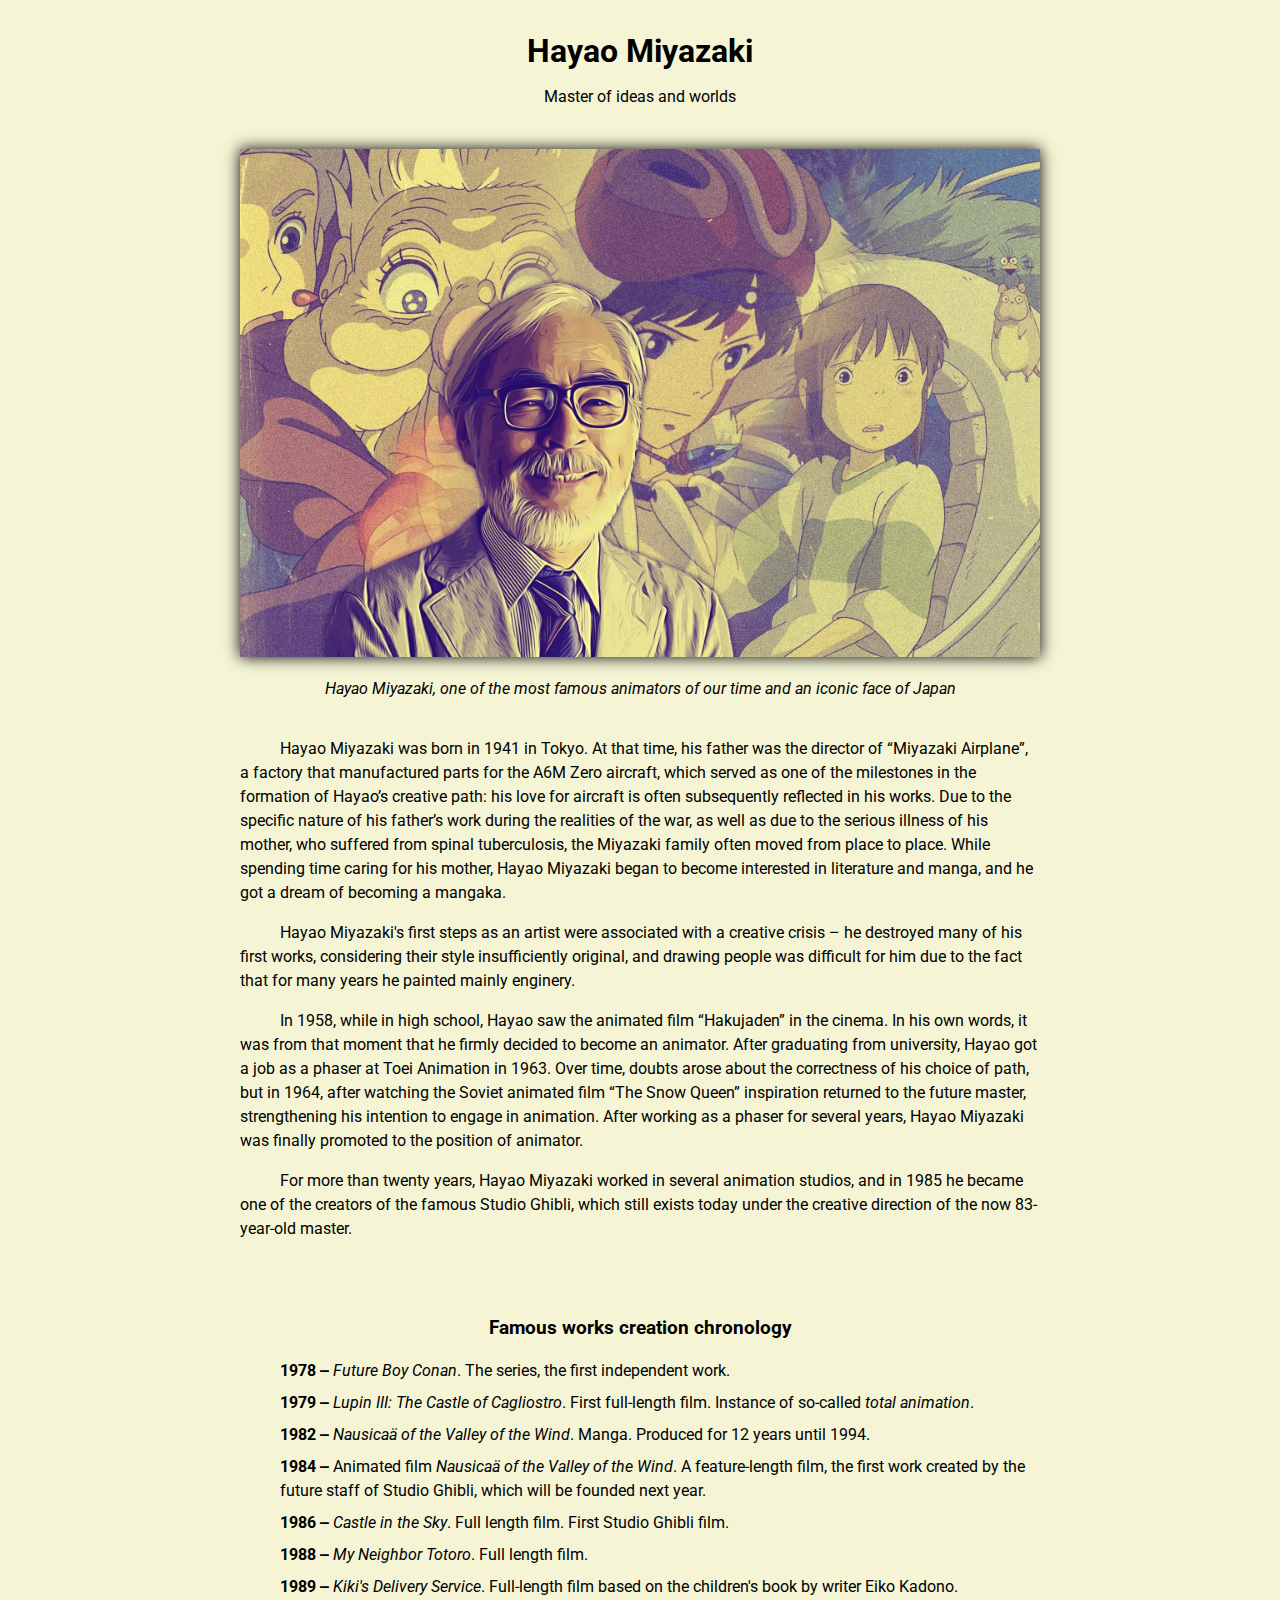
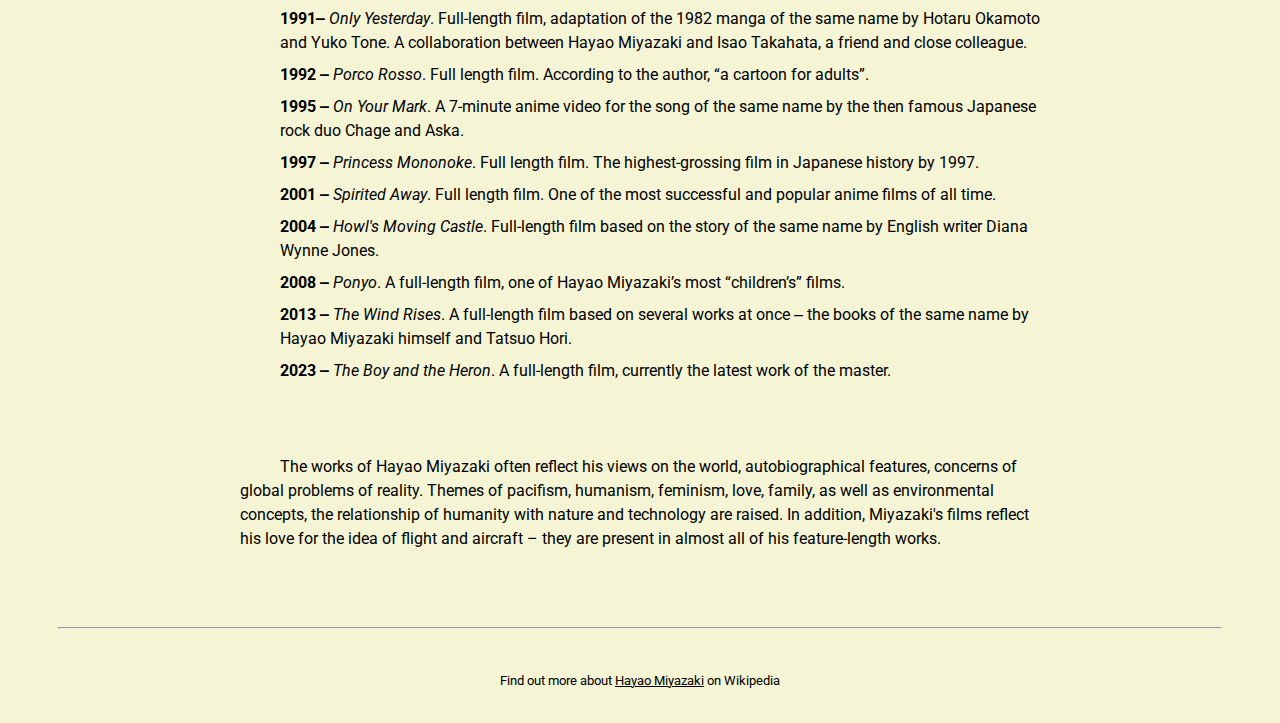
<file: src/pages/tribute-page/Hayao_Miyazaki_Tribute_Page.html>
<!DOCTYPE html>
<html lang='en'>
  <head>
    <meta charset='utf-8'>
    <link rel='stylesheet' href='styles.css'>
    <title id='title'>Hayao Miyazaki</title>
  </head>
  <body>
    <main id='main'>
      <h1>Hayao Miyazaki</h1>
      <p>Master of ideas and worlds</p>

<!-- DIV1 -->

      <div id='img-div' class='img-div'>
        <img src='./hayao-miyazaki.jpg' id='image' alt='Photo of Hayao Miyazaki' class='main-picture'>
        <figcaption id='img-caption' class='italic'>Hayao Miyazaki, one of the most famous animators of our time and an iconic face of Japan</figcaption>
      </div>

<!-- DIV2 -->

      <div id='tribute-info'>
        <p class='tribute-info-text'>Hayao Miyazaki was born in 1941 in Tokyo. At that time, his father was the director of “Miyazaki Airplane”, a factory that manufactured parts for the A6M Zero aircraft, which served as one of the milestones in the formation of Hayao’s creative path: his love for aircraft is often subsequently reflected in his works. Due to the specific nature of his father’s work during the realities of the war, as well as due to the serious illness of his mother, who suffered from spinal tuberculosis, the Miyazaki family often moved from place to place. While spending time caring for his mother, Hayao Miyazaki began to become interested in literature and manga, and he got a dream of becoming a mangaka. </p>
        <p class='tribute-info-text'>Hayao Miyazaki's first steps as an artist were associated with a creative crisis – he destroyed many of his first works, considering their style insufficiently original, and drawing people was difficult for him due to the fact that for many years he painted mainly enginery. </p>
        <p class='tribute-info-text'>In 1958, while in high school, Hayao saw the animated film “Hakujaden” in the cinema. In his own words, it was from that moment that he firmly decided to become an animator. After graduating from university, Hayao got a job as a phaser at Toei Animation in 1963. Over time, doubts arose about the correctness of his choice of path, but in 1964, after watching the Soviet animated film “The Snow Queen” inspiration returned to the future master, strengthening his intention to engage in animation. After working as a phaser for several years, Hayao Miyazaki was finally promoted to the position of animator. </p>
        <p class='tribute-info-text'>For more than twenty years, Hayao Miyazaki worked in several animation studios, and in 1985 he became one of the creators of the famous Studio Ghibli, which still exists today under the creative direction of the now 83-year-old master.</p>
      </div>

<!-- DIV3 -->

      <div id='tribute-info'>
        <h3>Famous works creation chronology</h3>
        <ul class='milestones-list'>
          <li><strong>1978 ‒ </strong><em>Future Boy Conan</em>. The series, the first independent work.</li>
          <li><strong>1979 ‒ </strong><em>Lupin III: The Castle of Cagliostro</em>. First full-length film. Instance of so-called <em>total animation</em>.</li>
          <li><strong>1982 ‒ </strong><em>Nausicaä of the Valley of the Wind</em>. Manga. Produced for 12 years until 1994.</li>
          <li><strong>1984 ‒ </strong>Animated film <em>Nausicaä of the Valley of the Wind</em>. A feature-length film, the first work created by the future staff of Studio Ghibli, which will be founded next year.</li>
          <li><strong>1986 ‒ </strong><em>Castle in the Sky</em>. Full length film. First Studio Ghibli film.</li>
          <li><strong>1988 ‒ </strong><em>My Neighbor Totoro</em>. Full length film.</li>
          <li><strong>1989 ‒ </strong><em>Kiki's Delivery Service</em>. Full-length film based on the children's book by writer Eiko Kadono.</li>
          <li><strong>1991‒ </strong><em>Only Yesterday</em>. Full-length film, adaptation of the 1982 manga of the same name by Hotaru Okamoto and Yuko Tone. A collaboration between Hayao Miyazaki and Isao Takahata, a friend and close colleague.</li>
          <li><strong>1992 ‒ </strong><em>Porco Rosso</em>. Full length film. According to the author, “a cartoon for adults”.</li>
          <li><strong>1995 ‒ </strong><em>On Your Mark</em>. A 7-minute anime video for the song of the same name by the then famous Japanese rock duo Chage and Aska.</li>
          <li><strong>1997 ‒ </strong><em>Princess Mononoke</em>. Full length film. The highest-grossing film in Japanese history by 1997.</li>
          <li><strong>2001 ‒ </strong><em>Spirited Away</em>. Full length film. One of the most successful and popular anime films of all time.</li>
          <li><strong>2004 ‒ </strong><em>Howl's Moving Castle</em>. Full-length film based on the story of the same name by English writer Diana Wynne Jones.</li>
          <li><strong>2008 ‒ </strong><em>Ponyo</em>. A full-length film, one of Hayao Miyazaki’s most “children’s” films.</li>
          <li><strong>2013 ‒ </strong><em>The Wind Rises</em>. A full-length film based on several works at once ‒ the books of the same name by Hayao Miyazaki himself and Tatsuo Hori.</li>
          <li><strong>2023 ‒ </strong><em>The Boy and the Heron</em>. A full-length film, currently the latest work of the master.</li>
        </ul>
      </div>

<!-- DIV4 -->

<div id='after-tribute-info'>
  <p class='tribute-info-text'>The works of Hayao Miyazaki often reflect his views on the world, autobiographical features, concerns of global problems of reality. Themes of pacifism, humanism, feminism, love, family, as well as environmental concepts, the relationship of humanity with nature and technology are raised. In addition, Miyazaki's films reflect his love for the idea of flight and aircraft – they are present in almost all of his feature-length works.</p>
</div>

<!-- DIV5 -->

    
      <hr class='bottom-line' />
      <footer>
      <p>Find out more about <a href='https://en.wikipedia.org/wiki/Hayao_Miyazaki' id='tribute-link' target='_blank'>Hayao Miyazaki</a> on Wikipedia</p>
      </footer>
    </main>
  </body>
</html>
</file>
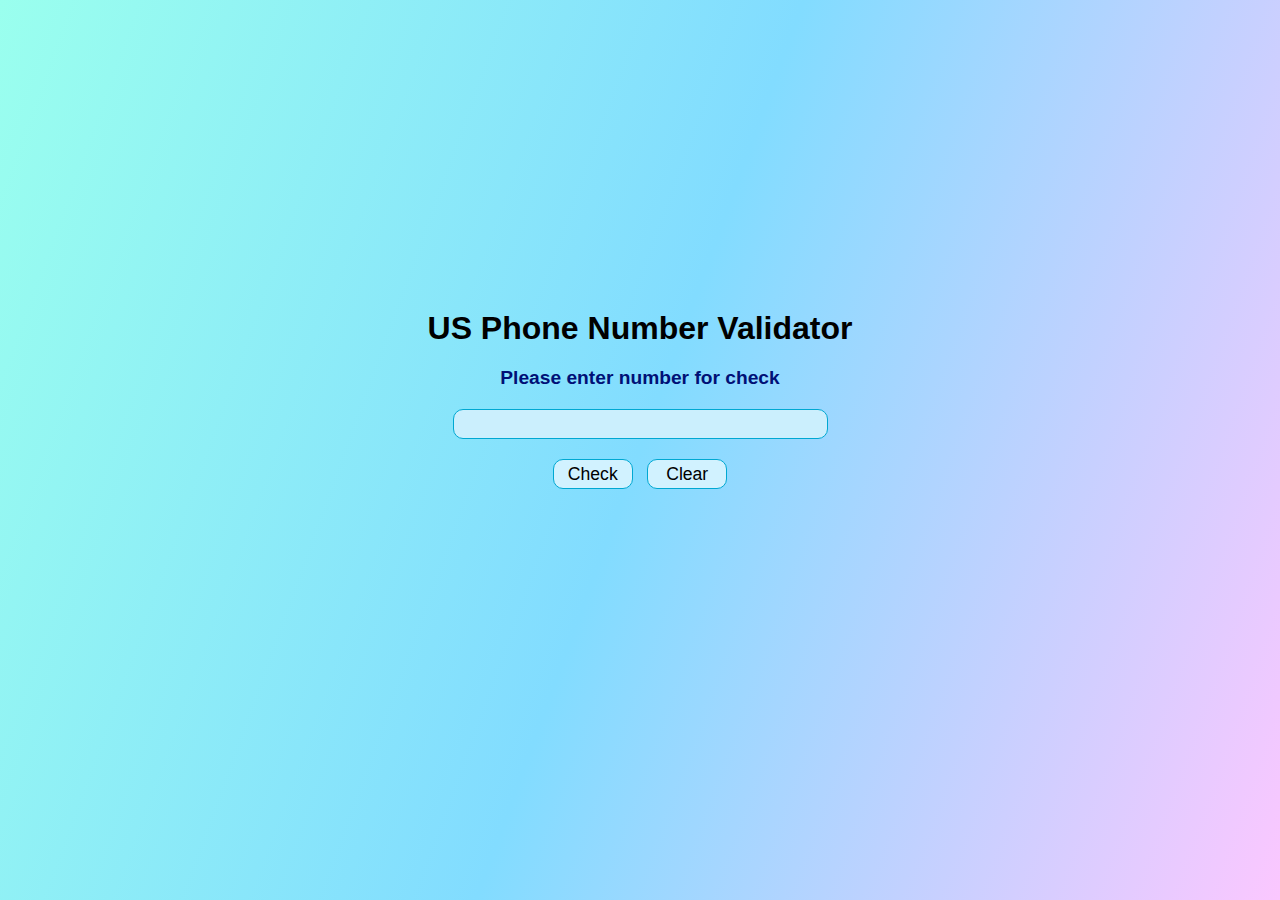
<file: src/pages/us-number-validator/us-number-validator.html>
<!DOCTYPE html>
<html>
<head>
  <meta charset="utf-8">
  <meta name="viewport" value="width=device-width, initial-scale=0.5">
  <link rel="stylesheet" href="./styles.css">
  <title>US Number Validator</title>
</head>

<body>
  <main>
    <h1 id="title">US Phone Number Validator</h1>
    <h2 id="directive">Please enter number for check</h2>
    <input id="user-input">
    <section id="buttons">
      <button class="btn" id="check-btn">Check</button>
      <button class="btn" id="clear-btn">Clear</button>
    </section>
    <div id="results-div"></div>
  </main>
  
  <script src="./script.js"></script>
</body>
</html>
</file>
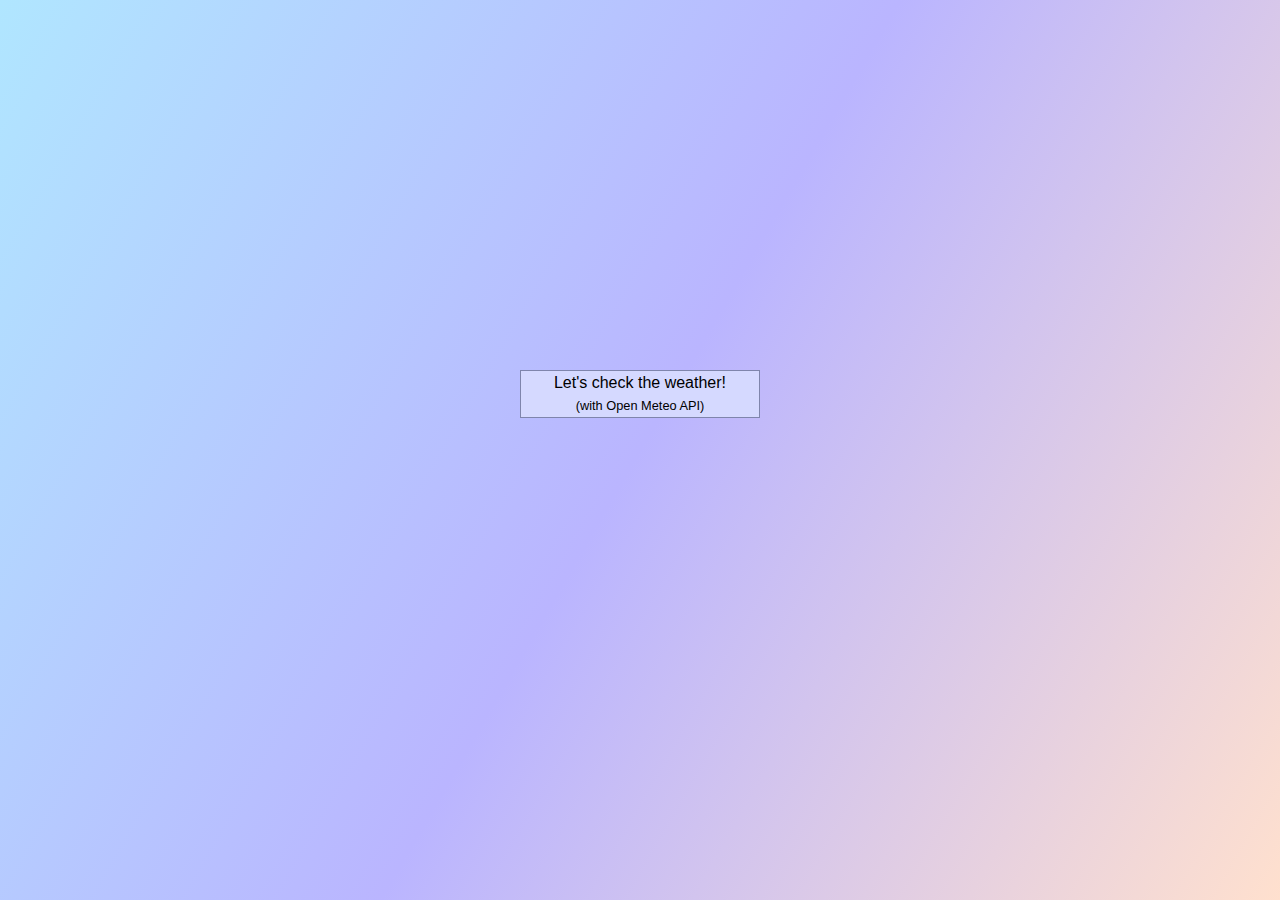
<file: src/pages/weather-api-button/weather-api-button.html>
<!DOCTYPE html>
<html lang="ru">
<head>
  <meta charset="UTF-8">
  <meta name="viewport" content="width=device-width, initial-scale=1.0">
  <link rel="stylesheet" href="./styles.css">
  <title>Weather Api</title>
</head>
<body>
  <main>
    <button>Let's check the weather!<br><span>(with Open Meteo API)</span></button>
    <div style="opacity: 0">Here you'll see the result</div>
  </main>
  <script src="./script.js"></script>
</body>
</html>
</file>
<file: styles.css>
/* ^^^ Сброс стилей*/
*,
*::before,
*::after {
    margin: 0;
    padding: 0;
    box-sizing: border-box;
    scrollbar-width: thin;
    -webkit-tap-highlight-color: rgba(255, 205, 147, 0.1);
}

ul, ol {
    list-style: none;
}

@media (prefers-reduced-motion: no-preference) {
  * {
    scroll-behavior: smooth;
  } 
}
/* Сброс стилей $$$ */



/* ^^^ Глобальные стили */
:root {
    --main-layout-color-dark: rgb(97, 102, 111);
    --main-layout-color-light: rgb(116, 124, 135);
    --main-layout-color-cards: rgb(197, 214, 222);
    --main-layout-color-cards-accent: rgb(187, 197, 209);
    --bg-color: rgb(214, 225, 230);
    --text-color-default: rgb(237, 237, 237);  
    --text-color-accent: rgb(51, 131, 201);
    --text-color-light-on-dark: rgb(124, 182, 233);
    --text-color-dark-on-light: rgb(14, 50, 93);
}

body {
    font-family: 'Jost', 'Segoe UI', 'Arial';
    background-color: var(--bg-color);
    color: var(--text-color-default);
    overflow-x: hidden;
}

main {
    display: flex;
    align-items: center;
    justify-content: center;
    flex-direction: column;
}

section {
    display: flex;
    align-items: center;
    justify-content: center;
    flex-direction: column;
    scroll-margin-top: 80px;
    padding: 20px 0;
}

a {
    text-decoration: none;
    color: currentColor;
}
/* Глобальные стили $$$*/



/* ^^^ header */
#navbar {
    display: flex;
    position: fixed;
    align-items: center;
    justify-content: center;
    width: 100vw;
    height: 5vw;
    min-height: 60px;
    max-height: 80px;
    background: linear-gradient(
        60deg,
        var(--main-layout-color-dark),
        var(--main-layout-color-light),
        var(--main-layout-color-dark)
    );
    box-shadow: 0 0 20px 0 var(--main-layout-color-dark);
    z-index: 99;
    user-select: none;
}

#navbar li {
    display: inline-block;
    padding: 20px 2vw;
    font-size: max(1.8vw, 20px);
}

#navbar a {
    text-decoration: none;
    transition: all 0.1s ease-out;
}

#navbar li a:hover {
    color: var(--text-color-light-on-dark);
}


/* header $$$ */


/* ^^^ Welcome section*/
#welcome-section {
    height: 100vh;
    width: 100vw;
    background: linear-gradient(
    60deg,
    var(--main-layout-color-dark),
    var(--main-layout-color-light)
    );  
    box-shadow: 0 0 40px 0 var(--main-layout-color-dark), inset 0 0 20px 0 var(--main-layout-color-dark);
    font-size: min( 3vw, 3vh);
    font-family: 'Roboto Mono';
    user-select: none;
}

#welcome-section:first-child {
    margin-top: 20px;
}

.parallax-div {
    margin: min(3vw, 30px);
    text-shadow: 0 0 5px var(--main-layout-color-dark);
    z-index: 1;
}

#parallax-name {
    color: var(--text-color-accent);
}

#welcome-section-bg {
    position: absolute;
    width: 100%;
    height: 100%;
    background-image: url(./src/assets/welcome-section-bg-jpg.jpg);
    opacity: 0.5;
}
/* Welcome section $$$ */



/* ^^^ Projects section */
#project-section {
    flex-direction: row;
    flex-wrap: wrap;
    gap: max(5vw, 5vh, 20px);
    width: 90%;
    padding-top: 5%;
    color: var(--text-color-dark-on-light);
}

.project-card {
    display: flex;
    flex-direction: column;
    align-items: center;
    justify-content: space-evenly;
    width: max(250px, 20vw);
    height: max(458px, calc(200px + max(22vw, 30vh)));
    padding: 5%;
    background: var(--main-layout-color-cards);
    border-radius: 30px;
    box-shadow: 0 0 10px var(--main-layout-color-dark);
    transition: all 0.1s linear;
}

.project-card:hover {
    box-shadow: 0 0 20px 0 var(--main-layout-color-dark);
}

.project-card__img {
    width: 90%;
    margin: 3% 3% 1% 3%;
    object-fit: contain;
    border-radius: 20px;
}

.project-card__name {
    margin-bottom: 1%;
    font-size: max(1.4vw, 1.2rem);
    color: var(--text-color-accent);
    text-align: center;
}

.project-card__line {
    width: 80%;
    border: none;
    border-top: 1px solid rgba(0, 0, 0, 0.3);
    margin: 1%;
}

.project-card__description {
    text-align: center;
    font-size: max(1vw, 1rem);
}

/* Projects section $$$ */



/* ^^^ Profile section */
#profile-section {
    width: 80%;
    margin-top: 10vh;
    text-align: center;
    color: var(--text-color-dark-on-light);
}



#resume-container {
    display: flex;
    align-items: center;
    justify-content: center;
    width: 100%;
    margin-bottom: 30px;
}

#resume-button {
    height: max(36px, 6vh);
    width: max(160px, 12vw);
    border-radius: 15px;
    border: none;
    font-size: 90%;
    color: var(--text-color-dark-on-light);
    background-color: var(--main-layout-color-cards);
    transition: background-color .3s;
    cursor: pointer;
}

#resume-button:hover {
    background-color: var(--main-layout-color-cards-accent);
}

#me-and-hardskills-icons-container {
    display: flex;
    align-items: center;
    gap: 3vw;
    user-select: none;
}

#profile-photo {
    height: 15vw;
    width: 15vw;
    border-radius: 50%;
}

.hardskills-icons {
    height: 5vw;
    width: 5vw;
}



#hardskills-description-container {
    width: 60%;
    text-align: left;
}

@media screen and (max-width: 842px) {
    #hardskills-description-container {
        width: 80%;
        text-align: center;
    }
}

.hardskills-description__text-box {
    margin: max(3vw, 20px) auto;
}

.hardskills-description__skillname {
    color: var(--text-color-accent);
}



#instruments-container {
    width: 80%;
    margin: 3vh 0;
    display: flex;
    flex-wrap: wrap;
    gap: min(2vw, 15px);
    justify-content: center;
    user-select: none;
}

.instruments__cell {
    padding: 5px 10px;
    background-color: var(--main-layout-color-cards);
    border-radius: 20px;
    transition: background-color .3s;
}

.instruments__cell:hover {
    background-color: var(--main-layout-color-cards-accent);
}



#knowledge-sources-container {
    margin: 1vh 0;
}

#knowledge-sources__list li {
    margin: 5px 0;
}

#knowledge-sources__list a{
    transition: text-shadow .1s;
}

#knowledge-sources__list a:hover{
    text-shadow: 0px 0px 1px var(--text-color-light-on-dark);
}



#more-about-me-container details{
    margin: 1vh 0;
}

#more-about-me-container summary {
   display: inline-block;
   background-color: var(--main-layout-color-cards);
   border-radius: 12px;
   padding: 3px 8px;
   margin: 5px;
   cursor: pointer;
   animation: widering-coloring-reverse .5s;
   transition: background-color .5s;
   user-select: none;
}

@keyframes widering-coloring-reverse {
    0% {padding: 3px 15vw; background-color: var(--main-layout-color-cards-accent);}
    100% {padding: 3px 8px;}
}

#more-about-me-container summary:hover {
    background-color: var(--main-layout-color-cards-accent);
}

#more-about-me-container summary::before {  
  content: "";
  display: inline-block;
  background: url(./src/assets/details-marker.png);
  /* Было бы отлично сделать свой SVG, который будет перенимать цвет текста */
  background-size: 1em;
  width: 1em; 
  height: 1em;
  margin: 0 5px;
  transition: all .5s;
}

#more-about-me-container details[open] > summary {
    display: inline-block;
    place-self: center;
    width: fit-content;
    animation: widering-coloring .5s ease forwards;
}

@keyframes widering-coloring {
    0% {padding: 3px 8px;}
    100% {padding: 3px 15vw; background-color: var(--main-layout-color-cards-accent);}
}

#more-about-me-container details[open] summary ~ * {
    animation: smooth-appearance 0.5s ease-in-out;
}

@keyframes smooth-appearance {
    0% {opacity: 0;}
    100% {opacity: 1;}
}

#more-about-me-container details[open] > summary::before {
    transform: rotate(90deg);
}

#more-about-me-container details[open] > p {
    text-align: left;
}



#background-and-goals{
    display: inline-block;
    width: 80vw;
}

#background-and-goals p{
    margin: 0.8em;
    text-align: left;
}

#background-and-goals img{
    display: inline-block;
    max-width: calc(16vw * 4.2);
    max-height: calc(9vh * 4.2);
    border-radius: 10px;
    box-shadow: 0 0 10px var(--main-layout-color-dark);
}

#background-and-goals__img-tv {
    float: right;
    margin: 1em 1em 1em max(20px, 2vw);
}

#background-and-goals__img-dev {
    float: left;
    margin: 1em max(20px, 2vw) 1em 1em;
    filter: brightness(1.2) contrast(0.8);
}

@media screen and (max-width: 1024px) {
    #background-and-goals img{
        float: none;
    }
}



#education-and-courses {
    display: flex;
    flex-direction: row;
    gap: 3vw;
}

.education-and-courses__cell {
    display: flex;
    flex-direction: column;
    align-items: center;
    justify-content: center;
    width: max(300px, 18vw);
    height: 476px;
    padding: 2%;
    background: var(--main-layout-color-cards);
    border-radius: 30px;
}

.education-and-courses__cell img {
    width: 90%;
    margin: 3%;
    object-fit: contain;
    border-radius: 20px;
}

@media screen and (max-width: 1024px) {
    #education-and-courses {
        flex-direction: column;
    }

    .education-and-courses__cell {
        height: fit-content;
    }
}



#work-expirience {
    margin: 3vh 0;
    display: grid;
    grid-template-columns: 1fr 1fr;
    gap: 3vh;
    align-items: start;
    text-align: left;
}

#work-expirience p:nth-child(odd) {
    text-align: right;
}

@media screen and (max-width: 648px) {
    #work-expirience {
        font-size: 0.75em;
    }
}



#icons-div {
    user-select: none;
}

#icons-div a img{
    width: 32px;
    margin: max(10px, 1vw);
    transition: 0.2s;
}

#icons-div a img:hover {
    transform: scale(1.2);
}

#icons-div a img[alt="FreeCodeCamp"] {
    transform: scale(1.25);
}

#icons-div a img[alt="FreeCodeCamp"]:hover {
    transform: scale(1.45);
}
/* Profile section $$$ */

/* ^^^ footer */
footer {
    display: flex;
    align-items: center;
    justify-content: center;
    gap: 40vw;
    height: 3vh;
    margin-top: 3%;
    background: linear-gradient(
        60deg,
        var(--main-layout-color-light),
        var(--main-layout-color-dark),
        var(--main-layout-color-light)
    );
    box-shadow: 0 0 10px 0 var(--main-layout-color-dark);
    color: var(--text-color-light-on-dark);
}

footer p {
    font-size: 0.8rem;
}
/* footer $$$ */
</file>
<file: src/styles.css>
/* ^^^ Сброс стилей*/
*,
*::before,
*::after {
    margin: 0;
    padding: 0;
    box-sizing: border-box;
    scrollbar-width: thin;
    -webkit-tap-highlight-color: rgba(255, 205, 147, 0.1);
}

ul, ol {
    list-style: none;
}

@media (prefers-reduced-motion: no-preference) {
  * {
    scroll-behavior: smooth;
  } 
}
/* Сброс стилей $$$ */



/* ^^^ Глобальные стили */
:root {
    --main-layout-color-dark: rgb(92, 92, 92);
    --main-layout-color-light: rgb(124, 124, 124);
    --main-layout-color-cards: rgb(215, 215, 215);
    --main-layout-color-cards-accent: rgb(212, 202, 190);
    --bg-color: rgb(231, 231, 231);
    --text-color-default: rgb(237, 237, 237);  
    --text-color-accent: rgb(238, 135, 63);
    --text-color-light-on-dark: rgb(233, 160, 124);
    --text-color-dark-on-light: rgb(93, 41, 14);
}

body {
    font-family: 'Jost';
    background-color: var(--bg-color);
    color: var(--text-color-default);
    overflow-x: hidden;
}

main {
    display: flex;
    align-items: center;
    justify-content: center;
    flex-direction: column;
}

section {
    display: flex;
    align-items: center;
    justify-content: center;
    flex-direction: column;
    scroll-margin-top: 80px;
    padding: 20px 0;
}

a {
    text-decoration: none;
    color: currentColor;
}
/* Глобальные стили $$$*/



/* ^^^ header */
#navbar {
    display: flex;
    position: fixed;
    align-items: center;
    justify-content: center;
    width: 100vw;
    height: 5vw;
    min-height: 60px;
    max-height: 80px;
    background: linear-gradient(
        60deg,
        var(--main-layout-color-dark),
        var(--main-layout-color-light),
        var(--main-layout-color-dark)
    );
    box-shadow: 0 0 20px 0 var(--main-layout-color-dark);
    z-index: 99;
    user-select: none;
}

#navbar li {
    display: inline-block;
    padding: 20px 2vw;
    font-size: max(1.8vw, 20px);
}

#navbar a {
    text-decoration: none;
    transition: all 0.1s ease-out;
}

#navbar li a:hover {
    color: var(--text-color-accent);
}


/* header $$$ */


/* ^^^ Welcome section*/
#welcome-section {
    height: 100vh;
    width: 100vw;
    background: linear-gradient(
    60deg,
    var(--main-layout-color-dark),
    var(--main-layout-color-light)
    );  
    box-shadow: 0 0 40px 0 var(--main-layout-color-dark), inset 0 0 20px 0 var(--main-layout-color-dark);
    font-size: min( 3vw, 3vh);
    font-family: 'Roboto Mono';
    user-select: none;
}

#welcome-section:first-child {
    margin-top: 20px;
}

.parallax-div {
    margin: min(3vw, 30px);
    text-shadow: 0 0 5px var(--main-layout-color-dark);
    z-index: 1;
}

#parallax-name {
    color: var(--text-color-accent);
}

#welcome-section-bg {
    position: absolute;
    width: 100%;
    height: 100%;
    background-image: url(./assets/welcome-section-bg-jpg.jpg);
    opacity: 0.5;
}
/* Welcome section $$$ */



/* ^^^ Projects section */
#project-section {
    flex-direction: row;
    flex-wrap: wrap;
    gap: max(5vw, 5vh, 20px);
    width: 90%;
    padding-top: 5%;
    color: var(--text-color-dark-on-light);
}

.project-card {
    display: flex;
    flex-direction: column;
    align-items: center;
    justify-content: space-evenly;
    width: max(250px, 20vw);
    height: max(458px, calc(200px + max(22vw, 30vh)));
    padding: 5%;
    background: var(--main-layout-color-cards);
    border-radius: 30px;
    box-shadow: 0 0 10px var(--main-layout-color-dark);
    transition: all 0.1s linear;
}

.project-card:hover {
    box-shadow: 0 0 20px 0 var(--main-layout-color-dark);
}

.project-card__img {
    width: 90%;
    margin: 3% 3% 1% 3%;
    object-fit: contain;
    border-radius: 20px;
}

.project-card__name {
    margin-bottom: 1%;
    font-size: max(1.4vw, 1.2rem);
    color: var(--text-color-accent);
    text-align: center;
}

.project-card__line {
    width: 80%;
    border: none;
    border-top: 1px solid rgba(0, 0, 0, 0.3);
    margin: 1%;
}

.project-card__description {
    text-align: center;
    font-size: max(1vw, 1rem);
}

/* Projects section $$$ */



/* ^^^ Profile section */
#profile-section {
    width: 80%;
    margin-top: 10vh;
    text-align: center;
    color: var(--text-color-dark-on-light);
}



#resume-container {
    display: flex;
    align-items: center;
    justify-content: center;
    width: 100%;
    margin-bottom: 30px;
}

#resume-button {
    height: max(36px, 6vh);
    width: max(160px, 12vw);
    border-radius: 15px;
    border: none;
    font-size: 90%;
    color: var(--text-color-dark-on-light);
    background-color: var(--main-layout-color-cards);
    transition: background-color .3s;
    cursor: pointer;
}

#resume-button:hover {
    background-color: var(--main-layout-color-cards-accent);
}

#me-and-hardskills-icons-container {
    display: flex;
    align-items: center;
    gap: 3vw;
    user-select: none;
}

#profile-photo {
    height: 15vw;
    width: 15vw;
    border-radius: 50%;
}

.hardskills-icons {
    height: 5vw;
    width: 5vw;
}



#hardskills-description-container {
    width: 60%;
    text-align: left;
}

@media screen and (max-width: 842px) {
    #hardskills-description-container {
        width: 80%;
        text-align: center;
    }
}

.hardskills-description__text-box {
    margin: max(3vw, 20px) auto;
}

.hardskills-description__skillname {
    color: var(--text-color-accent);
}



#instruments-container {
    width: 80%;
    margin: 3vh 0;
    display: flex;
    flex-wrap: wrap;
    gap: min(2vw, 15px);
    justify-content: center;
    user-select: none;
}

.instruments__cell {
    padding: 5px 10px;
    background-color: var(--main-layout-color-cards);
    border-radius: 20px;
    transition: background-color .3s;
}

.instruments__cell:hover {
    background-color: var(--main-layout-color-cards-accent);
}



#knowledge-sources-container {
    margin: 1vh 0;
}

#knowledge-sources__list li {
    margin: 5px 0;
}

#knowledge-sources__list a{
    transition: text-shadow .1s;
}

#knowledge-sources__list a:hover{
    text-shadow: 0px 0px 1px var(--text-color-light-on-dark);
}



#more-about-me-container details{
    margin: 1vh 0;
}

#more-about-me-container summary {
   display: inline-block;
   background-color: var(--main-layout-color-cards);
   border-radius: 12px;
   padding: 3px 8px;
   margin: 5px;
   cursor: pointer;
   animation: widering-coloring-reverse .5s;
   transition: background-color .5s;
   user-select: none;
}

@keyframes widering-coloring-reverse {
    0% {padding: 3px 15vw; background-color: var(--main-layout-color-cards-accent);}
    100% {padding: 3px 8px;}
}

#more-about-me-container summary:hover {
    background-color: var(--main-layout-color-cards-accent);
}

#more-about-me-container summary::before {  
  content: "";
  display: inline-block;
  background: url(./assets/details-marker.png);
  /* Было бы отлично сделать свой SVG, который будет перенимать цвет текста */
  background-size: 1em;
  width: 1em; 
  height: 1em;
  margin: 0 5px;
  transition: all .5s;
}

#more-about-me-container details[open] > summary {
    display: inline-block;
    place-self: center;
    width: fit-content;
    animation: widering-coloring .5s ease forwards;
}

@keyframes widering-coloring {
    0% {padding: 3px 8px;}
    100% {padding: 3px 15vw; background-color: var(--main-layout-color-cards-accent);}
}

#more-about-me-container details[open] summary ~ * {
    animation: smooth-appearance 0.5s ease-in-out;
}

@keyframes smooth-appearance {
    0% {opacity: 0;}
    100% {opacity: 1;}
}

#more-about-me-container details[open] > summary::before {
    transform: rotate(90deg);
}

#more-about-me-container details[open] > p {
    text-align: left;
}



#background-and-goals{
    display: inline-block;
    width: 80vw;
}

#background-and-goals p{
    margin: 0.8em;
    text-align: left;
}

#background-and-goals img{
    display: inline-block;
    max-width: calc(16vw * 4.2);
    max-height: calc(9vh * 4.2);
    border-radius: 10px;
    box-shadow: 0 0 10px var(--main-layout-color-dark);
}

#background-and-goals__img-tv {
    float: right;
    margin: 1em 1em 1em max(20px, 2vw);
}

#background-and-goals__img-dev {
    float: left;
    margin: 1em max(20px, 2vw) 1em 1em;
    filter: brightness(1.2) contrast(0.8);
}

@media screen and (max-width: 1024px) {
    #background-and-goals img{
        float: none;
    }
}



#education-and-courses {
    display: flex;
    flex-direction: row;
    gap: 3vw;
}

.education-and-courses__cell {
    display: flex;
    flex-direction: column;
    align-items: center;
    justify-content: center;
    width: max(300px, 18vw);
    height: 476px;
    padding: 2%;
    background: var(--main-layout-color-cards);
    border-radius: 30px;
}

.education-and-courses__cell img {
    width: 90%;
    margin: 3%;
    object-fit: contain;
    border-radius: 20px;
}

@media screen and (max-width: 1024px) {
    #education-and-courses {
        flex-direction: column;
    }

    .education-and-courses__cell {
        height: fit-content;
    }
}



#work-expirience {
    margin: 3vh 0;
    display: grid;
    grid-template-columns: 1fr 1fr;
    gap: 3vh;
    align-items: start;
    text-align: left;
}

#work-expirience p:nth-child(odd) {
    text-align: right;
}

@media screen and (max-width: 648px) {
    #work-expirience {
        font-size: 0.75em;
    }
}



#icons-div {
    user-select: none;
}

#icons-div a img{
    width: 32px;
    margin: max(10px, 1vw);
    transition: 0.2s;
}

#icons-div a img:hover {
    transform: scale(1.2);
}

#icons-div a img[alt="FreeCodeCamp"] {
    transform: scale(1.25);
}

#icons-div a img[alt="FreeCodeCamp"]:hover {
    transform: scale(1.45);
}
/* Profile section $$$ */

/* ^^^ footer */
footer {
    display: flex;
    align-items: center;
    justify-content: center;
    gap: 40vw;
    height: 3vh;
    margin-top: 3%;
    background: linear-gradient(
        60deg,
        var(--main-layout-color-light),
        var(--main-layout-color-dark),
        var(--main-layout-color-light)
    );
    box-shadow: 0 0 10px 0 var(--main-layout-color-dark);
    color: var(--text-color-light-on-dark);
}

footer p {
    font-size: 0.8rem;
}
/* footer $$$ */
</file>
<file: src/pages/bem-oriented-landing-page/css/styles.css>
/* 
font-family: "Open Sans", sans-serif; */
html {
    box-sizing: border-box;
}

*,
*::before,
*::after {
    box-sizing: inherit;
}

:root {
    --accent-color: #F7654A;
    --dark-color: #404149;
    --gray-color: #999999;
    --white-color: #FFFFFF;
    --background-color: #E5E5E5;
}

img {
    display: block;
    max-width: 100%;
}

h1,
h2,
h3,
h4,
h5,
h6,
p {
    padding: 0;
    margin: 0;
}

body {
    margin: 0;
    font-family: "Oswald", sans-serif;
    font-weight: 400;
}

.container {
    max-width: 1110px;
    margin: 0 auto;
}

.text-h2 {
    font-family: "Oswald", sans-serif;
    font-size: 36px;
    font-weight: 500;
    text-transform: uppercase;
}

.text-h3 {
    font-family: "Oswald", sans-serif;
    font-size: 24px;
    font-weight: 500;
}

.text-h4 {
    font-family: "Oswald", sans-serif;
    font-size: 21px;
    font-weight: 500;
    letter-spacing: 0.02em;
}

.text-p {
    font-family: "Open Sans", sans-serif;
    font-size: 16px;
}

.text-p-reviews {
    font-family: "Open Sans", sans-serif;
    font-size: 14px;
    line-height: 21px;
}

.header {
    min-height: 740px;
    background-image: url(../img/first-screen-bg.jpg);
    background-repeat: no-repeat;
    background-size: cover;
}

.header__title {
    display: flex;
    justify-content: space-between;
    align-items: flex-end;
    padding: 20px 0 0 0;
    margin-bottom: 112px;
}

.logo {
    width: 60px;
    height: 60px;
}

.burger {
    width: 50px;
    height: 50px;
    cursor: pointer;
    padding: 0;
    background-color: var(--accent-color);
    border: none;
    display: flex;
    flex-direction: column;
    justify-content: center;
    align-items: center;
}

.burger__line {
    display: block;
    height: 3.5px;
    width: 21px;
    background-color: #fff;
    margin-bottom: 3.5px;
}

.burger__line:last-child {
    margin-bottom: 0;
}


.h1 {
    font-size: 64px;
    font-weight: 500;
    letter-spacing: 0.02em;
    text-align: center;
    text-transform: uppercase;
    max-width: 743px;
    margin: 0 auto;
    color: var(--white-color);
}

@media screen and (max-width: 380px) {
    .h1 {
        font-size: 46px;
        line-height: 64px;
    }
}

.h4 {
    font-size: 18px;
    font-weight: 400;
    text-align: center;
    text-transform: uppercase;
    max-width: 743px;
    margin: 20px auto;
    color: var(--white-color);
}

.about {
    padding-top: 250px;
    min-height: 1080px;
    position: relative;
}

.info {
    position: absolute;
    top: -150px;
    left: 50%;
    transform: translateX(-50%);
    background-color: #F7F7F7;
    max-width: 1110px;
    width: 100%;
    min-height: 300px;
    padding: 57px 130px;

}

.about__grid {
    display: grid;
    grid-template-columns: repeat(4, 1fr);
    gap: 30px;
    justify-items: center;
}

.about__grid-item {
    text-align: center;
    width: 190px;
}

.about__h4 {
    font-size: 72px;
    color: var(--accent-color);
    font-weight: 500;
    margin-bottom: 5px;
}

.about__h5 {
    font-size: 36px;
    font-weight: 500;
    text-transform: uppercase;
}

.about__p {
    font-size: 18px;
    color: var(--gray-color);
    font-weight: 500;
}

@media screen and (max-width: 1280px) {
    .about__grid {
        grid-template-columns: repeat(2, 1fr);
        grid-template-rows: repeat(2, 1fr);
    }
}

@media screen and (max-width: 768px) {
    .about__grid {
        grid-template-columns: repeat(1, 1fr);
    }

    .info {
        position: relative;
        padding: 30px 0;
    }
}


.project-h2 {
    text-align: center;
    margin-bottom: 50px;
}

.about__flex {
    display: flex;
}

.about__flex-item {
    max-width: 350px;
    margin-right: 30px;
}

.about__flex-item:last-child {
    margin-right: 0px;
}

.project-img {
    margin-bottom: 45px;
}

.rectangle {
    width: 55px;
    height: 6px;
    background-color: var(--accent-color);
    margin-bottom: 15px;
}

.project-h3 {
    color: var(--dark-color);
    margin-bottom: 13px;
}

.project-p {
    color: var(--gray-color);
}

@media screen and (max-width: 1280px) {
    .about {
        padding: 450px 15px 110px 15px;
    }
}

@media screen and (max-width: 768px) {
    .about {
        padding-top: 150px;
        padding-bottom: 80px;
    }

    .about__flex {
        flex-direction: column;
        align-items: center;
    }

    .about__flex-item {
        margin-right: 0;
        margin-bottom: 30px;
    }

    .about__flex-item:last-child {
        margin-bottom: 0;
    }
}

.request {
    min-height: 181px;
    width: 100vw;
    background-color: var(--accent-color);
}

.request__flex {
    display: flex;
    justify-content: space-between;
    align-items: center;
    padding-top: 30px;
}

.request-h2 {
    font-size: 48px;
    font-style: bold;
    letter-spacing: 0.02em;
    color: #fff;
    text-transform: uppercase;
    margin-bottom: 7px;
}

.request-h3 {
    font-size: 24px;
    font-style: bold;
    letter-spacing: 0.02em;
    color: #fff;
    text-transform: uppercase;
}

.request__button {
    width: 175px;
    height: 49px;
    padding: 0;
    border: none;
    display: flex;
    align-items: center;
    justify-content: center;
    gap: 15px;
    margin-top: 20px;
    cursor: pointer;
}

.request__button-h4 {
    font-family: "Oswald", sans-serif;
    font-weight: 500;
    letter-spacing: 0.05em;
    text-transform: uppercase;
}

@media screen and (max-width: 1280px) {
    .request__flex {
        padding: 30px;
        gap: 20px;
    }

    .request-h2 {
        font-size: 36px;
    }

    .request-h3 {
        font-size: 24px;
    }

}

@media screen and (max-width: 768px) {
    .request__flex {
        flex-direction: column;
    }

    .request-h2 {
        font-size: 24px;
    }

    .request-h3 {
        font-size: 18px;
    }
}

.services {
    padding: 150px 0;
}

.section__h2,
.services__h4 {
    color: #000;
    text-align: center;
}

.section__h2 {
    margin-bottom: 55px;
}

.services__h4 {
    margin: 0 auto;
    max-width: 172px;
    text-transform: uppercase;
}

.services__grid {
    display: grid;
    grid-template-columns: repeat(3, 1fr);
    grid-template-rows: repeat(2, 1fr);
    gap: 30px;
    justify-items: center;
}

.services__grid-item {
    width: 350px;
    padding: 59px 0;
    background-color: #f7f7f7;
}

.services__icon {
    margin: 0 auto 23px;
}

@media screen and (max-width: 1280px) {
    .services {
        padding-left: 15px;
        padding-right: 15px;
    }

    .services__grid {
        grid-template-columns: repeat(2, 1fr);
        grid-template-rows: repeat(3, 1fr);
    }

    .services__grid-item {
        width: 100%;
    }
}

@media screen and (max-width: 768px) {
    .services__grid {
        grid-template-columns: repeat(1, 1fr);
    }
}

.portfolio__grid {
    display: grid;
    grid-template-columns: repeat(4, 1fr);
    justify-items: center;
    gap: 0px;
}

.portfolio__grid-item {
    padding: 0;
    margin: 0;
}

@media screen and (max-width: 1280px) {
    .portfolio__grid {
        grid-template-columns: repeat(2, 1fr);
    }
}

@media screen and (max-width: 768px) {
    .portfolio__grid {
        grid-template-columns: repeat(1, 1fr);
    }
}

.question {
    padding-top: 150px;
    padding-bottom: 110px;
}

.question .section__h2 {
    margin-bottom: 50px;
}

.question-h3 {
    text-transform: uppercase;
    color: var(--accent-color);
    margin-bottom: 33px;
}

.question-h3.opened {
    margin-bottom: 24px;
}

.question-p {
    margin-bottom: 34px;
    color: var(--gray-color);
    max-width: 730px;
}

.question-h3.opened::before,
.question-h3.closed::before {
    content: "";
    display: inline-block;
    width: 15px;
    height: 15px;
    background-image: url(../img/arrow-icon.png);
    background-repeat: no-repeat;
    background-position: center;
    margin-right: 15px;
}

.question-h3.opened::before {
    transform: rotate(-90deg);
}

.question-h3.closed+.question-p {
    display: none;
}

@media screen and (max-width: 1280px) {
    .question {
        padding: 150px 15px 110px;
    }
}

.partners {
    padding-top: 100px;
    padding-bottom: 81px;
    background-color: var(--dark-color);
}

.partners__h2 {
    color: var(--white-color);
    text-align: center;
    margin-bottom: 49px;
}

.partners__flex {
    display: flex;
    justify-content: space-between;
    flex-wrap: wrap;
}

.partners__item {
    margin-right: 40px;
    margin-bottom: 20px;
    max-width: 170px;
}

.partners__item:nth-child(5n) {
    margin-right: 0;
}

@media screen and (max-width: 1280px) {
    .partners__flex {
        justify-content: center;
    }

    .partners__item {
        margin-right: 10px;
        margin-left: 10px;
    }

    .partners__item:nth-child(5n) {
        margin-right: 10px;
        margin-left: 10px;
    }
}

.reviews {
    padding: 150px 0 144px;
}

.reviews__h2 {
    text-align: center;
    margin-bottom: 60px;
}

.reviews .text-h4 {
    letter-spacing: 0.03em;
}

.reviews__grid {
    display: grid;
    gap: 30px;
    grid-template-columns: repeat(3, 1fr);
}

.reviews__card {
    background-color: #f7f7f7;
    padding: 25px 30px 30px;
    margin-bottom: 35px;
}

.reviews__qoutes {
    font-size: 96px;
    line-height: 1;
    font-weight: 700;
    margin-bottom: -40px;
    color: var(--accent-color);
}

.rewievs__author-accent {
    color: var(--accent-color);
}

@media screen and (max-width: 1280px) {
    .reviews__grid {
        grid-template-columns: repeat(2, 1fr);
    }

    .reviews {
        padding: 100px 15px;
    }
}

@media screen and (max-width: 768px) {
    .reviews__grid {
        grid-template-columns: repeat(1, 1fr);
        justify-items: center;
    }

    .reviews__card {
        max-width: 350px;
    }
}

.contacts {
    padding: 100px 0 150px;
}

.contacts__h2 {
    text-align: center;
    margin-bottom: 60px;
}

.contacts__grid {
    display: grid;
    gap: 30px;
    grid-template-columns: repeat(4, 1fr);
}

.contacts__item {
    max-width: 255px;
    text-align: center;
}

.contacts__icon {
    height: 50px;
    width: 50px;
    margin: 0 auto 15px;
}

.contacts__h3 {
    text-transform: uppercase;
}

.contacts__h3-gray {
    color: var(--gray-color);
    margin-bottom: 20px;
}

.contacts__h3-accent {
    color: var(--accent-color);
}

@media screen and (max-width: 1280px) {
    .contacts__grid {
        grid-template-columns: repeat(2, 1fr);
    }

    .contacts__item {
        max-width: 100%;
    }
}

@media screen and (max-width: 768px) {
    .contacts__grid {
        grid-template-columns: repeat(1, 1fr);
    }
}

.footer {
    padding: 30px 0;
    background: var(--dark-color);
    color: var(--white-color);
}

.footer__flex {
    display: flex;
    justify-content: space-between;
}

@media screen and (max-width: 1280px) {
    .footer {
        padding: 30px 15px;
    }
}

@media screen and (max-width: 768px) {
    .footer__flex {
        flex-direction: column;
        text-align: center;
    }
}
</file>
<file: src/pages/internet-shop/styles.css>
* {
    --main-color: #D9F1F0;
    --secondary-color: #21918F;
}

html {
    min-width: 195px;
}

@media (prefers-reduced-motion: no-preference) {
  * {
    scroll-behavior: smooth;
  }
}

#no-footer {
    font-family: 'Raleway', sans-serif;
    max-width: 80vw;
    margin: auto;
}

#header {
  display: flex;
  position: fixed;
    top: 0;
    left: 0;
  align-items: center;
  justify-content: space-evenly;
  width: 100%;
  height: 8%;
  background-color: var(--main-color);
    border-bottom: 1px solid lightgrey;
}

#header img {
    max-height: 90%;
}

#header h1 {
    display: flex;
    justify-content: flex-end;
    width: 40%;
    font-size: max(2vw, 18px);
    text-align: center;
}

#navbar {
  display: flex;
  align-items: left;
  justify-content: flex-start;
    width: 40%;
}

#navbar ul {
    height: 20px;
    display: flex;
    align-items: center;
    justify-content: flex-start;
    padding: 0;
}

#navbar li {
    list-style: none;
    padding: 1vw;
    font-size: max(1.4vw, 10px);
    justify-content: flex-start;
    margin: 0;
}


/* ----- MAIN DOC ----- */

main {
  padding-top: 60px;
}

hr {
    border: 1px solid var(--main-color);
}

section {
    display: flex;
    align-items: center;
    text-align: center;
    justify-content: center;
    margin: 2%;
    scroll-margin-top: 60px;
}

a {
    text-decoration: none;
    color: var(--secondary-color);
}

a:hover {
    color: lightgrey;
}


#benefits p {
    background-color: var(--main-color);
    border-radius: 30px;
    font-size: min(2vw, 20px);
    padding: 5%;
}

#benefits img {
    width: 10%;
    height: 10%;
    padding: 3%;
}

iframe {
    width: 80vw;
    height: max(30vw, 200px);
    box-shadow: 0px 0px 30px 0px;
    border-radius: 20px;
    margin: 30px 0;
}

#video p {
    line-height: 1.5;
    margin: 0 min(5vw, 50px) 0 0;
    width: min(30vw, 300px);
    font-size: min(2vw, 20px);
}

#gallery {
    display: flex;
    flex-direction: row;
    flex-wrap: wrap;
}

#gallery img {
    width: min(275px, 20vw);
    height: min(275px, 20vw);
    min-width: 150px;
    min-height: 150px;
    object-fit: cover;
    box-shadow: 0 0 20px 0 lightgrey;
    border-radius: 30px;
}

figure {
    margin: 3%;
}

figcaption {
    font-style: italic;
    font-size: min(2vw, 20px);
    padding-top: 8px;
}

.price {
    font-size: 80%;
    line-height: 0.2;
    letter-spacing: 1px;
    font-weight: 600;
}

#get-more {
    display: block;
    margin-bottom: 50px;
}

#get-more img {
    height: 5%;
    width: 5%;
    padding: 0 5%;
}

#get-more input {
    height: 20px;
    width: 300px;
}

button {
    font-size: min(3vw, 20px);
    padding: 8px 50px;
    background-color: var(--main-color);
    border: 1px solid lightgrey;
}

footer {
    background-color: var(--main-color);
    border-top: 1px solid lightgrey;
    display: flex;
    align-items: center;
    justify-content: space-around;
    position: absolute;
    left: 0;
    right: 0;
    height: 8%;
    font-size: min(1.2vw, 12px);
    font-family: 'Raleway', sans-serif;
    line-height: 1.25;
}

footer p:first-of-type {
    text-align: left;
    max-width: 49%
}

footer p:last-of-type {
    text-align: right;
    max-width: 49%
}

/* -----MEDIA-for-width400px-and-less-----*/

@media only screen and (max-width: 400px) {

    #header {
        position: fixed;
        flex-direction: column;
        gap: 5px;
        height: 100px;
    }

    #header img {
        max-width: 10%;
        max-height: 100%;
        min-width: 25px;
        padding: 0px;
        margin-bottom: 3px;
    }

    #header h1 {
        height: 20px;
        width: 90%;
        justify-content: center;
        font-size: min(14px, 4vw);
        text-align: center;
        padding: 3px;
        margin: 0;
    }

    #navbar {
        align-items: center;
        justify-content: center;
        width: 90%;
        padding: 0;
        margin: 0;
    }

    #navbar ul {
        height: 14px;
        justify-content: center;
        padding: 3px;
        margin: 0;
    }

    #navbar li {
        font-size: min(14px, 4vw);
        justify-content: center;
        overflow-y: hidden;
    }

    main {
        padding-top: 100px; 
    }

    hr {
        opacity: 0.4;
    }

    section {
        flex-direction: column;
        align-items: center;
        justify-content:center;
        scroll-margin-top: 7px;
    }

    #benefits p {
        font-size: 12px;
        border-radius: 20px;
        width: 50%;
        margin: 3px;
    }

    #benefits img {
        width: 20%;
        height: 20%;
    }

    #video p {
        margin: 3px;
        font-size: 12px;
        width: max(150px, 50vw);
    }

    iframe {
        width: 60vw;
        min-width: 200px;
        min-height: 150px;
        box-shadow: 0px 0px 10px 0px;
        border-radius: 10px;
        margin: 12px 0;
    }

    figcaption {
        font-size: 14px;
    }

    #get-more {
        margin-bottom: 20px;
        font-size: 14px;
    }

    #get-more img {
        display: none;
        height: 10%;
        width: 10%;
        padding: 2% 0;
    }

    #get-more input {
        height: 18px;
        width: 70vw;
        margin-bottom: 5%;
    }

    button {
        font-size: 14px;
        padding: 8px 30px;
    }

    footer {
    flex-direction: column;
        justify-content: center;
        height: 150px;
        font-size: min(5vw, 10px);
        font-family: 'Raleway', sans-serif;
        line-height: 1.25;
    }

    footer p:first-of-type {
        text-align: center;
        max-width: 90%;
    }

    footer p:last-of-type {
        text-align: center;
        max-width: 90%;
    }

}
</file>
<file: src/pages/palindrome_checker/styles.css>
*, *::before, *::after {
  margin: 0;
  padding: 0;
}

html {
  min-width: 550px;
}

body {
  background: linear-gradient(60deg, rgba(14, 255, 219, 0.4), rgba(0, 195, 255, 0.4));
  font-size: 1.35em;
  color:rgb(0, 119, 128);
  font-family:'Trebuchet MS', 'Lucida Sans Unicode', 'Lucida Grande', 'Lucida Sans', Arial, sans-serif;
}

.container {
  display: flex;
  min-height: 100vh;
  min-width: 500px;
  align-items: center;
  justify-content: center;
  flex-direction: column;
}

#main-text {
  text-align: center;
}

#check-btn {
  border: 1px solid rgba(4, 140, 120, 0.8);
  border-radius: 5px;
  background: linear-gradient(60deg, rgba(14, 255, 219, 0.4), rgba(0, 195, 255, 0.4));
  width: 100px;
  height: 28px;
}

#inp {
  margin: 15px auto;
  text-align: center;
}

#text-input {
  margin-right: 10px;
  width: 250px;
  height: 24px;
  text-align: center;
}

#result {
  margin-top: 10px;
  text-align: center;
}

#tip {
  margin-top: 10px;
  padding: 20px;
  max-width: 500px;
  text-align: center;
  font-size: 0.9em;
  border: none;
  border-radius: 15px;
  background: linear-gradient(60deg, rgba(4, 233, 199, 0.4), rgba(0, 195, 255, 0.4));
}
</file>
<file: src/pages/progress-bar-reusable/styles.css>
@font-face {
  font-family: 'GT Eesti Display Trial Rg';
  font-style: normal;
  font-weight: normal;
  src: url('./fonts/GT-Eesti-Display-Regular-Trial.woff') format('woff');
}

*,
*::before,
*::after {
  margin: 0;
  padding: 0;
  box-sizing: border-box;
  font-family: 'GT Eesti Display Trial Rg',Arial,sans-serif;
  font-size: 18px;
}



.progress-container {
  position: relative;
  display: flex;
  flex-direction: column;
  justify-content: center;
  align-items: center;
  gap: 65px;
  height: 568px;
  width: 320px;
  margin: 20px;
}



.progress-container__headline {
  position: absolute;
  top: 0;
  left: 0;
}



.progress-container__control-container {
  display: flex;
  align-items: center;
  gap: 20px;
  margin: 14px 0;
}

.progress-container__label {
  width: 44px;
  height: 30px;
  position: relative;
}

.progress-container__value-input {
  width: 48px;
  height: 32px;
  border-radius: 20px;
  padding: 8px;
  text-align: center;
}

.progress-container__input {
  appearance: none;
}

.progress-container__slider {
  position: absolute;
  top: 0;
  left: 0;
  bottom: 0;
  right: 0;
  border-radius: 20px;
  background-color: #e0e6ef;
  cursor: pointer;
  transition: .1s;
}

.progress-container__slider::before {
  content: "";
  position: absolute;
  left: 2.4px;
  bottom: 2px;
  height: 26px;
  width: 26px;
  border-radius: 20px;
  background-color: white;
  transition: .1s;
}

.progress-container__input:checked + .progress-container__slider {
  background-color: #005bff;
}

.progress-container__input:checked + .progress-container__slider::before {
  transform: translateX(50%);
}



@media (orientation: landscape) {
  .progress-container {
    flex-direction: row;
    height: 320px;
    width: 568px;
  }
}
</file>
<file: src/pages/registration-page/styles.css>
body {
  text-align: center;
  background-image: url(./img-bg.jpg);
  background-repeat: no-repeat;
  background-attachment: fixed;
  background-size: cover;
  font: 15px verdana;
  font-weight: 500;
  line-height: 1.5em;
  color: #534C26;
}

.italic {
  font-style: italic;
}

.mainscreen {
  background-color: rgba(255, 255, 255, 0.75);
  box-shadow: 0 0 15px 0;
  max-width: 50em;
  min-width: 20em;
  margin: 1em auto 3em auto;
}

h1 {
  padding-top: 1em;
}

p[id='description'] {
  max-width: 40em;
  margin: 0 auto;
}

label {
  display: block;
  padding: 1em 0 0 0;
}

fieldset {
  max-width: 40em;
  min-width: 20em;
  margin: 2em auto;
  text-align: left;
  border-style: dotted;
  border-color: hsl(30, 20%, 100%);
}

.main-border {
  border-style: solid;
  border-color: hsl(30, 10%, 90%);
}

input, textarea, select {
  margin: 0 0 0 1em;
  color: #534C26;
  background-color:  hsla(30, 10%, 80%, 0.7);
  font-size: 14px;
  border-color:  hsla(30, 10%, 80%, 0.7);
  border-radius: 0.3em;
}

input[type="file"] {
  background-color:  hsla(30, 10%, 80%, 0.7);
}

input[type="submit"] {
  display: block;
  width: 60%;
  margin: 1em auto;
  height: 2em;
  font-size: 1.1rem;
  min-width: 100px;
}

legend {
  font-style: italic;
  margin: 0 auto;
}

form {
  padding: 1em 0 3em 0;;
}

/* сделать так, чтобы поля input были на равном уровне независимо от длины текста label можно с помощью 1) flexbox или 2) разметки в виде таблицы. Но на данном этапе это ещё не проходилось. Пишу для личного пользования */
</file>
<file: src/pages/roman-numeral-converter/styles.css>
*, *::before, *::after {
  margin:0;
  padding: 0;
  box-sizing: border-box;
}

body {
  text-align: center;
  min-width: 500px;
  min-height: 500px;
  font-family: "Noto Serif", serif;
  background: linear-gradient(76deg, #b5f4ff, #f0daff, #d8b5ff);
  color: #53217e
}

#container {
  min-height: 100vh;
  display: flex;
  flex-direction: column;
  align-items: center;
  justify-content: center;
}

h1 {
 font-family: "Cinzel", serif;
 font-weight: normal;
 font-size: 48px;
}

#inp-div {
  padding: 20px;
  display: flex;
  flex-direction: column;
  align-items: center;
  justify-content: center;
  margin-top: 10px;
  width: 420px;
  height: 200px;
  border: thick double #c490ff55;
  background-color: #d8b5ff25;
}

h2 {
  margin: 10px auto;
  font-size: 20px;
}

#number {
  display: block;
  margin: 10px auto;
  height: 24px;
  width: 350px;
  text-align: center;
  color: #46007c;
  font-size: 16px;
  font-family: "Calibri", serif;
  background: rgba(230, 162, 255, 0.16);
  border: 0.5px solid rgba(89, 12, 255, 0.267);
}

#number[type="number"]::-webkit-inner-spin-button, 
#number[type="number"]::-webkit-outer-spin-button { 
  appearance: none; 
  margin: 0; 
}

#number[type="number"] {
  appearance: none;
  -moz-appearance: textfield;
}

#number:focus, #number:active {
  outline: #d3beff80;
  border-color: #8058df;
}

#convert-btn {
  margin: 15px auto;
  padding: 5px;
  font-family: "Noto Serif", serif;
  font-size: 18px;
  color: #751eb7;
  background: linear-gradient(76deg,#d294ff67, #d3beff80);
  border: 1px solid #d8b5ffae;
}

#convert-btn:hover {
  color: #751eb7;
  background: linear-gradient(76deg,#d294ffda, #d3beffee);
}

#convert-btn:active  {
  color: #751eb7;
  background: linear-gradient(76deg,#c26efeda, #9780ffee);
}

.output {
  padding: 20px;
  margin-top: 24px;
  width: 420px;
  border: thick double #c490ff55;
  background-color: #d8b5ff25;
  font-family: "Cinzel", serif;
  font-size: 36px;
}

.error {
  border: thick double #ff909055;
  background-color: #ffb5cc25;
  font-family: "Noto Serif", serif;
  color: #6f1a1a;
  font-size: 24px;
}
</file>
<file: src/pages/technical-documentation/styles.css>
* {
    scroll-behavior: smooth;
  }

html {
  min-width: 350px;
}

body {
  font-family: 'Arial', sans-serif;
  font-size: 18px;
  line-height: 1.5;
  min-width: 200px;
}

header {
  font-weight: bold;
  font-size: 1.5rem;
}

h4 {
  font-style: italic;
}

#navbar {
  position: fixed;
  top: 0;
  left: 0;
  width: 285px;
  height: 100%;
  overflow-y: auto;
  overflow-x: hidden;
  padding: 10px;
  border-right: solid 3px lightgrey;
  background-color: white;
}

#navbar ul{
  list-style: none;
  margin: 0;
  padding: 0;
}



#navbar li:not(li:last-of-type){
  margin-bottom: 0.8em;
  border-bottom: 1px solid lightgrey;
}

#navbar header{
  margin-bottom: 1em;
}

#navbar a {
  text-decoration: none;
  cursor: pointer;
  color: #2D2D2D;
}

#navbar a:hover {
  color: darkgrey;
}

#main-doc {
  padding-left: 350px;
  padding-right: 80px;
}

code {
  background-color: #F0F0F0;
  border-radius: 3px;
  padding: 0 5px;
}

pre {
  background-color: #ECFCFC;
  border-radius: 5px;
  margin: 20px;
  overflow: auto;
  }

.additional-info {
    border: 3px solid #f8f8f8;
    background-color: #fffffd;
    margin: 20px 20px 20px 0;
  }

.additional-info h4, .additional-info p {
    margin: 20px;
  }


/*-------------- MEDIA QUERY ---------------*/

@media (max-width: 800px) {
  #navbar {
    text-align: center;
    width: 100%;
    height: 120px;
    border-bottom: solid 3px lightgrey;
    overflow-y: auto;
    white-space: nowrap;
  }

  #main-doc {
    padding-left: 0;
    padding-top: 150px;
    padding-right: 0;
    font-size: 16px;
  }

  #navbar li{
    margin-bottom: 0;
    font-size: 0.8em;
  }

  #navbar header{
    margin-bottom: 0.2em;
    font-size: 1.0em;
  }

  section {
    scroll-margin-top: 150px;
  }

  #navbar li:not(li:last-of-type){
  margin-bottom: 0.05em;
  border-bottom: none;
}
}
</file>
<file: src/pages/tribute-page/styles.css>
@import url('https://fonts.googleapis.com/css2?family=Roboto&display=swap');

body {
  background-color: hsla(60, 60%, 50%, 0.2);
  text-align: center;
  padding: 10px;
  font-family: 'Roboto', sans-serif;
  line-height: 1.5em;
}

.main-picture {
  display: block;
  max-width: 50em;
  margin: 40px auto 20px auto;
  box-shadow: 0 0 15px 0;
}

/* #image {
  max-width: 100%;
} --> */

.italic {
  font-style: italic;
}

div[id='tribute-info'], div[id='after-tribute-info'] {
  padding: 20px 0 20px 0;
  width: 50em;
  margin: auto;
  text-align: centered;
}

.tribute-info-text {
  text-align: left;
  text-indent: 2.5em;
}

.bottom-line {
  margin: 40px ;
}

/* LIST */

.milestones-list {
  list-style-type: none;
  text-align: left;
}

li {
  margin-bottom: 0.5em;
}

/* FOOTER */

footer {
  text-align: center;
  font-size: 0.8rem;
}

a {
  color: black;
}

a:visited {
  color: black;
}

a:hover {
  color: hsl(60, 30%, 40%);
}

a:active {
  color: hsl(50, 50%, 50%);
}
</file>
<file: src/pages/us-number-validator/styles.css>
*, 
*::before, 
*::after {
  margin: 0;
  padding: 0;
  box-sizing: border-box;
}

body {
  min-height: 500px;
  min-width: 500px;
  height: 100vh;
  background: linear-gradient(110deg, #9affee, #82dcff, #fbc7ff);
  display: flex;
  place-items: center;
  place-content: center;
  font-family: Arial, Helvetica, sans-serif;
}

main {
  padding-top: 10vh;
  height: 500px;
  width: 500px;
  text-align: center;
}

#title {
  margin: 20px 0;
}

#directive {
  font-size: 1.2em;
  color: #001076;
}

#user-input {
  width: 75%;
  height: 30px;
  margin: 20px;
  background-color: #cbeffd;
  border: 1px solid #00a8d2;
  border-radius: 10px;
  font-size: 1.2em;
  text-align: center;
}

#user-input:focus, #user-input:focus {
  outline: red;
  border-color: #22485c;
  background-color: #b6eaff;
}

.btn {
  width: 80px;
  height: 30px;
  margin: 0 5px;
  font-size: 1.1em;
  border: 1px solid #00a8d2;
  background-color: #d1f2ff;
  border-radius: 10px;
}

.btn:hover {
  transition: all 0.2s;
  color: #0018b7;
  border: 1px solid #867cd7;
}

#results-div {
  display: flex;
  flex-direction: column;
  gap: 3px;
  overflow-x: hidden;
  overflow-y: auto;
  scrollbar-width: thin;
  scrollbar-color: #ac0ee10a #6809ab06;
  scrollbar-gutter: stable;
  margin-top: 25px;
  max-height: 270px;
  color: #010f69;
  font-size: 1.1em;
}
</file>
<file: src/pages/weather-api-button/styles.css>
*,
*::before,
*::after {
  margin: 0;
  padding: 0;
  box-sizing: border-box;
}

body {
  min-height: 160px;
  min-width: 250px; 
}

html {
  display: flex;
  height: 100vh;
  width: 100vw;
  place-content: center;
  place-items: center;
  background: linear-gradient(120deg, #b0e6ff, #bab5ff, #ffe0ce);
}

main {
  display: flex;
  flex-direction: column;
  gap: 20px;
  place-content: center;
  place-items: center;
}

div {
  height: 80px;
  width: 250px;
  text-align: center;
}

button {
  width: 15em;
  height: 3em;
  font-size: 16px;
  line-height: 1.35;
  background-color: #d5d9ff;
  border: 1.75px solid #171e4773;
}

button:hover {
  border: 1.75px solid #3f4983;
}

button:active {
  background-color: #bec6ff;
}

span {
  font-size: 0.8em;
}
</file>
<file: src/pages/chat-interface/styles.css>
/* *** Reset styles */
*,
*::before,
*::after {
  margin: 0;
  padding: 0;
  box-sizing: border-box;
}
/* Reset styles $$$ */ 

:root {
  --main-color-1: #3700ff3a;
  --main-color-2: #a200ff3a;
  --main-color-3: #f200ff3a;
  --bg-color: #d4e4fe;
  --bg-color-light: #e6effc;
  --border-color: #aca6f9;
  --border-color-active: #837bf6;
}

html {
  overflow: hidden;
}

body {
  background-color: #b0e3ff79;
  font-family: "Calibri";
}

main {
  display: flex;
  flex-direction: column;
  gap: 5px;
  height: 100vh;
  width: 100vw;
}

#header,
#users-list,
#chat,
#footer {
  border: 1px solid var(--border-color);
  border-radius: 20px;
  background-color: var(--bg-color);
}

#header {
  display: flex;
  justify-content: end;
  gap: 30px;
  min-height: 50px;
  padding: 10px min(5%, 25px);
}

#users-list-and-chat {
  display: flex;
  gap: 5px;
  max-height: calc(100vh - 160px); /* второй операнд подбирается в соответствии с захардкоденными высотами header (50px), footer (100px) и main->gap (5px * 2 гэпа между тремя элементами флексбокса)  */
}

#users-list {
  min-width: 200px;
  padding: 10px;
  overflow-y: auto;
  scrollbar-width: none;
}

.user-plate {
  display: flex;
  align-items: center;
  margin-bottom: 5px;
  padding: 3px 5px;
  background-color: var(--main-color-1);
  border-radius: 5px;
  list-style-type: none;
  transition: all 0.2s;
}

.user-icon-mini {
  width: 20px;
  height: 20px;
  margin: 5px;
}

#chat {
  display: flex;
  flex-direction: column-reverse;
  padding: 10px;
  overflow-y: auto;
  scrollbar-width: none;
}

.chat__message-line--from,
.chat__message-line--to {
  display: flex;
  align-items: center;
}

.chat__message-line--from {
  flex-direction: row-reverse;
}

.user-icon {
  width: 32px;
  height: 32px;
}

.message-to, .message-from {
  max-width: 100%;
  margin: 8px;
  padding: 5px 10px;
  border-radius: 10px;
}

.message-to {
  background-color: var(--main-color-1);
}

.message-from {
  background-color: var(--main-color-3);
  align-self: flex-end;
}

#footer {
  min-height: 100px;
  padding: 10px;
}

#footer__message-form {
  position: relative;
  width: 100%;
  height: 100%;
}

#footer__message-icon-smile,
#footer__message-icon-attach {
  position: absolute;
}

#footer__message-icon-smile {
  top: 10px;
  right: 10px;
}

#footer__message-icon-attach {
  top: 40px;
  right: 10px;
}

#footer__message-box {
  width: 100%;
  height: 100%;
  padding: 5px 40px 5px 10px;
  border: 1px solid var(--border-color);
  border-radius: 10px;
  background-color: var(--bg-color-light);
  outline-color: var(--border-color);
  font: 1rem "Calibri";
  resize: none;
  scrollbar-width: none;
}



.controls:hover,
.user-plate:hover,
#footer__message-icon-smile:hover,
#footer__message-icon-attach:hover {
  cursor: pointer;
}

.user-plate:hover {
  background-color: var(--main-color-2);
}

#footer__message-box:focus {
  border-color: var(--border-color-active);
  outline: none;
}



/* ^^^ Adaptive  */

/* @media screen and (max-width: 1080px) {
  #users-list-and-chat {
    max-height: calc(100vh - 160px - 60px);
  }
} */

/* ^ Это некрасивое правило было здесь исключительно для соблюдения главного ограничения проекта - не использовать JS. Оно крайне неэлегантное, поэтому я всё же подключил минимальную JS-нагрузку в проекте */

@media screen and (max-width: 666px) {
  #users-list {
    display: flex;
    justify-content: center;
    min-width: 60px;
  }

  .user-plate-text {
    display: none;
  }

  .message-to, .message-from {
    font-size: 0.95rem;
  }
}

/* Adaptive $$$ */

/* ^^^ Cross-browser (up to 2 years)  */

#users-list::-webkit-scrollbar,
#chat::-webkit-scrollbar,
#footer__message-box::-webkit-scrollbar {
  width: 10px;
  height: 10px;
}

/* Cross-browser (up to 2 years) $$$ */
</file>
